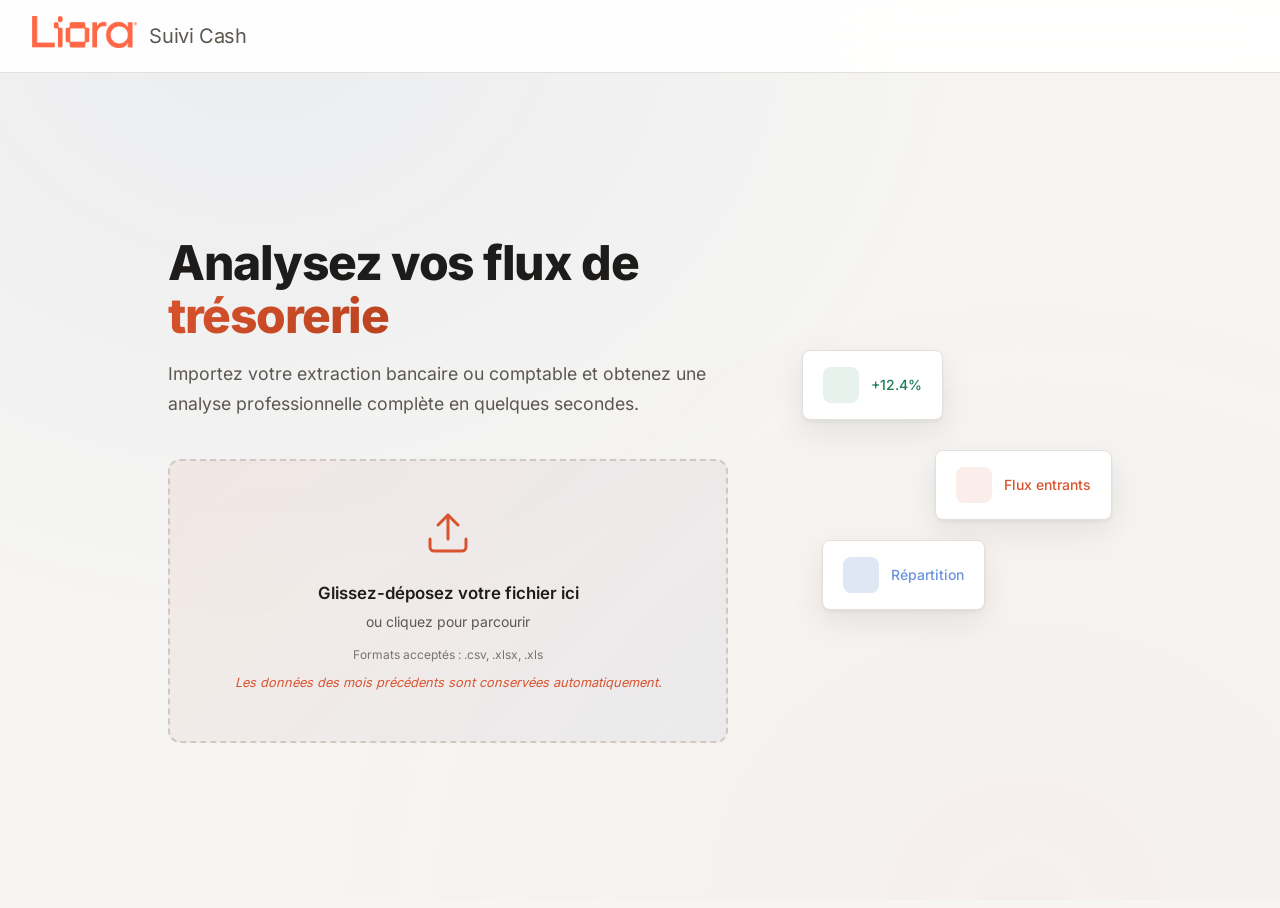
<file: index.html>
<!DOCTYPE html>
<html lang="fr">
<head>
    <meta charset="UTF-8">
    <meta name="viewport" content="width=device-width, initial-scale=1.0">
    <title>Suivi Cash Liora</title>
    <link rel="icon" type="image/png" href="Liora_Logo_Orange_alpha.png">
    <link rel="apple-touch-icon" href="Liora_Logo_Orange_alpha.png">
    <!-- Police Inter et librairies intégrées en local (fonctionnement 100% hors-ligne) -->
    <script src="vendor/chart.umd.min.js"></script>
    <script src="vendor/chartjs-chart-treemap.min.js"></script>
    <script src="vendor/papaparse.min.js"></script>
    <script src="vendor/xlsx.full.min.js"></script>
    <link rel="stylesheet" href="styles.css">
</head>
<body>
    <!-- Upload Screen -->
    <div id="upload-screen" class="screen active">
        <nav class="navbar">
            <div class="nav-brand">
                <div class="logo-icon">
                    <img src="Liora_Logo_Orange_alpha.png" alt="Liora" style="height: 32px;">
                </div>
                <span class="brand-name"><span class="brand-sub">Suivi Cash</span></span>
            </div>
        </nav>
        <div class="upload-hero">
            <div class="hero-content">
                <h1 class="hero-title">Analysez vos flux de <span class="gradient-text">trésorerie</span></h1>
                <p class="hero-subtitle">Importez votre extraction bancaire ou comptable et obtenez une analyse professionnelle complète en quelques secondes.</p>
                <div class="upload-zone" id="upload-zone">
                    <div class="upload-icon">
                        <svg width="48" height="48" viewBox="0 0 24 24" fill="none" stroke="currentColor" stroke-width="1.5" stroke-linecap="round" stroke-linejoin="round">
                            <path d="M21 15v4a2 2 0 0 1-2 2H5a2 2 0 0 1-2-2v-4"/>
                            <polyline points="17 8 12 3 7 8"/>
                            <line x1="12" y1="3" x2="12" y2="15"/>
                        </svg>
                    </div>
                    <p class="upload-text">Glissez-déposez votre fichier ici</p>
                    <p class="upload-hint">ou cliquez pour parcourir</p>
                    <p class="upload-formats">Formats acceptés : .csv, .xlsx, .xls</p>
                    <p class="upload-hint-persist">Les données des mois précédents sont conservées automatiquement.</p>
                    <input type="file" id="file-input" accept=".csv,.xlsx,.xls" hidden>
                </div>
                <div id="file-info" class="file-info hidden">
                    <div class="file-badge">
                        <svg width="20" height="20" viewBox="0 0 24 24" fill="none" stroke="currentColor" stroke-width="2"><path d="M14 2H6a2 2 0 0 0-2 2v16a2 2 0 0 0 2 2h12a2 2 0 0 0 2-2V8z"/><polyline points="14 2 14 8 20 8"/></svg>
                        <span id="file-name"></span>
                        <span id="file-size"></span>
                    </div>
                    <button class="btn btn-primary" id="analyze-btn">
                        <svg width="18" height="18" viewBox="0 0 24 24" fill="none" stroke="currentColor" stroke-width="2"><polyline points="22 12 18 12 15 21 9 3 6 12 2 12"/></svg>
                        Lancer l'analyse
                    </button>
                </div>
            </div>
            <div class="hero-visual">
                <div class="floating-card card-1">
                    <div class="mini-chart"></div>
                    <span>+12.4%</span>
                </div>
                <div class="floating-card card-2">
                    <div class="mini-bar"></div>
                    <span>Flux entrants</span>
                </div>
                <div class="floating-card card-3">
                    <div class="mini-pie"></div>
                    <span>Répartition</span>
                </div>
            </div>
        </div>
    </div>

    <!-- Loading Screen -->
    <div id="loading-screen" class="screen">
        <div class="loader-container">
            <div class="loader-ring"></div>
            <p class="loader-text">Analyse en cours...</p>
            <p class="loader-sub" id="loader-status">Lecture du fichier</p>
        </div>
    </div>

    <!-- Dashboard Screen -->
    <div id="dashboard-screen" class="screen">
        <nav class="navbar navbar-dash">
            <div class="nav-brand nav-brand-link" id="nav-logo-home" title="Retour au tableau de bord">
                <div class="logo-icon">
                    <img src="Liora_Logo_Orange_alpha.png" alt="Liora" style="height: 32px;">
                </div>
                <span class="brand-name"><span class="brand-sub">Suivi Cash</span></span>
            </div>
            <div class="nav-tabs">
                <button class="nav-tab active" data-tab="dashboard">Tableau de bord</button>
                <button class="nav-tab" data-tab="dataquality">Data Quality</button>
                <button class="nav-tab" data-tab="projection">Projection</button>
                <button class="nav-tab" data-tab="simulation">Simulation</button>
                <button class="nav-tab" data-tab="fichiers">Fichiers</button>
            </div>
            <div class="nav-actions">
                <button class="btn btn-ghost" id="btn-export-xlsx">
                    <svg width="16" height="16" viewBox="0 0 24 24" fill="none" stroke="currentColor" stroke-width="2"><path d="M14 2H6a2 2 0 0 0-2 2v16a2 2 0 0 0 2 2h12a2 2 0 0 0 2-2V8z"/><polyline points="14 2 14 8 20 8"/><line x1="8" y1="13" x2="16" y2="13"/><line x1="8" y1="17" x2="13" y2="17"/></svg>
                    Exporter Excel
                </button>
                <button class="btn btn-ghost" id="btn-export">
                    <svg width="16" height="16" viewBox="0 0 24 24" fill="none" stroke="currentColor" stroke-width="2"><path d="M21 15v4a2 2 0 0 1-2 2H5a2 2 0 0 1-2-2v-4"/><polyline points="7 10 12 15 17 10"/><line x1="12" y1="15" x2="12" y2="3"/></svg>
                    Exporter PDF
                </button>
            </div>
        </nav>

        <!-- TAB: Dashboard -->
        <div class="tab-content active" id="tab-dashboard">
        <div class="dashboard-content">
            <!-- Active cross-filter chips -->
            <div id="active-filters" class="active-filters hidden"></div>

            <!-- Date filter -->
            <div class="date-filter-bar">
                <div class="date-filter-label">
                    <svg width="16" height="16" viewBox="0 0 24 24" fill="none" stroke="currentColor" stroke-width="2"><rect x="3" y="4" width="18" height="18" rx="2" ry="2"/><line x1="16" y1="2" x2="16" y2="6"/><line x1="8" y1="2" x2="8" y2="6"/><line x1="3" y1="10" x2="21" y2="10"/></svg>
                    <span>Période :</span>
                </div>
                <div class="date-filter-months" id="date-filter-months"></div>
                <button class="btn btn-ghost btn-sm" id="date-select-all">Tout</button>
                <button class="btn btn-ghost btn-sm" id="date-select-none">Aucun</button>
                <span class="date-filter-separator"></span>
                <button class="btn btn-ghost btn-sm" id="btn-exclude-interco" title="Masquer les transactions Interco">Hors Interco</button>
            </div>

            <div class="section-header">
                <h2>Vue d'ensemble</h2>
                <div class="period-badge" id="period-badge"></div>
            </div>
            <div class="kpi-grid kpi-grid-grouped">
                <!-- Left: Encaissements -->
                <div class="kpi-group kpi-group-enc">
                    <div class="kpi-group-label">Encaissements</div>
                    <div class="kpi-card">
                        <div class="kpi-icon kpi-green">
                            <svg width="22" height="22" viewBox="0 0 24 24" fill="none" stroke="currentColor" stroke-width="2"><polyline points="23 6 13.5 15.5 8.5 10.5 1 18"/><polyline points="17 6 23 6 23 12"/></svg>
                        </div>
                        <div class="kpi-data">
                            <span class="kpi-label">Total</span>
                            <span class="kpi-value" id="kpi-inflows">—</span>
                        </div>
                    </div>
                    <div class="kpi-card">
                        <div class="kpi-icon kpi-green">
                            <svg width="22" height="22" viewBox="0 0 24 24" fill="none" stroke="currentColor" stroke-width="2"><path d="M4 15s1-1 4-1 5 2 8 2 4-1 4-1V3s-1 1-4 1-5-2-8-2-4 1-4 1z"/><line x1="4" y1="22" x2="4" y2="15"/></svg>
                        </div>
                        <div class="kpi-data">
                            <span class="kpi-label">Moyen / mois</span>
                            <span class="kpi-value" id="kpi-avg-inflows">—</span>
                        </div>
                    </div>
                    <div class="kpi-card">
                        <div class="kpi-icon kpi-volatility">
                            <svg width="22" height="22" viewBox="0 0 24 24" fill="none" stroke="currentColor" stroke-width="2"><polyline points="22 12 18 12 15 21 9 3 6 12 2 12"/></svg>
                        </div>
                        <div class="kpi-data">
                            <span class="kpi-label">Volatilité</span>
                            <span class="kpi-value" id="kpi-vol-inflows">—</span>
                        </div>
                    </div>
                </div>
                <!-- Center: Génériques -->
                <div class="kpi-group kpi-group-general">
                    <div class="kpi-group-label">Global</div>
                    <div class="kpi-card">
                        <div class="kpi-icon kpi-blue">
                            <svg width="22" height="22" viewBox="0 0 24 24" fill="none" stroke="currentColor" stroke-width="2"><line x1="12" y1="1" x2="12" y2="23"/><path d="M17 5H9.5a3.5 3.5 0 0 0 0 7h5a3.5 3.5 0 0 1 0 7H6"/></svg>
                        </div>
                        <div class="kpi-data">
                            <span class="kpi-label">Solde Net</span>
                            <span class="kpi-value" id="kpi-net">—</span>
                        </div>
                    </div>
                    <div class="kpi-card">
                        <div class="kpi-icon kpi-purple">
                            <svg width="22" height="22" viewBox="0 0 24 24" fill="none" stroke="currentColor" stroke-width="2"><rect x="3" y="3" width="18" height="18" rx="2" ry="2"/><line x1="3" y1="9" x2="21" y2="9"/><line x1="9" y1="21" x2="9" y2="9"/></svg>
                        </div>
                        <div class="kpi-data">
                            <span class="kpi-label">Transactions</span>
                            <span class="kpi-value" id="kpi-count">—</span>
                        </div>
                    </div>
                </div>
                <!-- Right: Décaissements -->
                <div class="kpi-group kpi-group-dec">
                    <div class="kpi-group-label">Décaissements</div>
                    <div class="kpi-card">
                        <div class="kpi-icon kpi-red">
                            <svg width="22" height="22" viewBox="0 0 24 24" fill="none" stroke="currentColor" stroke-width="2"><polyline points="23 18 13.5 8.5 8.5 13.5 1 6"/><polyline points="17 18 23 18 23 12"/></svg>
                        </div>
                        <div class="kpi-data">
                            <span class="kpi-label">Total</span>
                            <span class="kpi-value" id="kpi-outflows">—</span>
                        </div>
                    </div>
                    <div class="kpi-card">
                        <div class="kpi-icon kpi-red">
                            <svg width="22" height="22" viewBox="0 0 24 24" fill="none" stroke="currentColor" stroke-width="2"><path d="M4 15s1-1 4-1 5 2 8 2 4-1 4-1V3s-1 1-4 1-5-2-8-2-4 1-4 1z"/><line x1="4" y1="22" x2="4" y2="15"/></svg>
                        </div>
                        <div class="kpi-data">
                            <span class="kpi-label">Moyen / mois</span>
                            <span class="kpi-value" id="kpi-avg-outflows">—</span>
                        </div>
                    </div>
                    <div class="kpi-card">
                        <div class="kpi-icon kpi-volatility">
                            <svg width="22" height="22" viewBox="0 0 24 24" fill="none" stroke="currentColor" stroke-width="2"><polyline points="22 12 18 12 15 21 9 3 6 12 2 12"/></svg>
                        </div>
                        <div class="kpi-data">
                            <span class="kpi-label">Volatilité</span>
                            <span class="kpi-value" id="kpi-vol-outflows">—</span>
                        </div>
                    </div>
                </div>
            </div>

            <!-- Trésorerie & runway -->
            <div class="charts-grid">
                <div class="chart-card chart-wide runway-card">
                    <div class="chart-header">
                        <h3>Trésorerie & runway</h3>
                        <span class="fv-hint">Flux net moyen hors Interco · runway = combien de temps la trésorerie tient au rythme actuel</span>
                    </div>
                    <div class="runway-body" id="runway-body"></div>
                </div>
            </div>

            <!-- Charts Row 1 -->
            <div class="charts-grid">
                <div class="chart-card chart-wide">
                    <div class="chart-header">
                        <h3>Évolution des flux de trésorerie</h3>
                        <div class="chart-legend" id="flow-legend"></div>
                    </div>
                    <div class="chart-container">
                        <canvas id="chart-flow"></canvas>
                    </div>
                </div>
            </div>

            <!-- Charts Row 2: Cumulative -->
            <div class="charts-grid">
                <div class="chart-card chart-wide">
                    <div class="chart-header">
                        <h3>Solde cumulé</h3>
                    </div>
                    <div class="chart-container">
                        <canvas id="chart-cumulative"></canvas>
                    </div>
                </div>
            </div>

            <!-- Comparaison mensuelle -->
            <div class="charts-grid">
                <div class="chart-card chart-wide">
                    <div class="chart-header">
                        <h3>Comparaison mensuelle</h3>
                        <span class="fv-hint" id="month-compare-title">dernier mois vs précédent</span>
                    </div>
                    <div id="month-compare-body"></div>
                </div>
            </div>

            <!-- Charts Row 3: Categories by Enc / Dec -->
            <div class="charts-grid charts-2col">
                <div class="chart-card">
                    <div class="chart-header">
                        <h3>Encaissements par catégorie</h3>
                    </div>
                    <div class="chart-container">
                        <canvas id="chart-enc-categories"></canvas>
                    </div>
                </div>
                <div class="chart-card">
                    <div class="chart-header">
                        <h3>Décaissements par catégorie</h3>
                    </div>
                    <div class="chart-container">
                        <canvas id="chart-dec-categories"></canvas>
                    </div>
                </div>
            </div>

            <!-- Charts Row 3b: Type Financeur (enc only) -->
            <div class="charts-grid charts-2col">
                <div class="chart-card">
                    <div class="chart-header">
                        <h3>Encaissements par type de financeur</h3>
                    </div>
                    <div class="chart-container">
                        <canvas id="chart-financeur"></canvas>
                    </div>
                </div>
                <div class="chart-card chart-financeur-detail">
                    <div class="chart-header">
                        <h3>Répartition financeur par mois</h3>
                    </div>
                    <div class="chart-container">
                        <canvas id="chart-financeur-monthly"></canvas>
                    </div>
                </div>
            </div>

            <!-- Charts Row 3c: Mode de paiement (enc only) -->
            <div class="charts-grid">
                <div class="chart-card chart-wide">
                    <div class="chart-header">
                        <h3>Encaissements par mode de paiement</h3>
                    </div>
                    <div class="chart-container">
                        <canvas id="chart-paiement"></canvas>
                    </div>
                </div>
            </div>

            <!-- Décaissements fixes vs variables -->
            <div class="charts-grid">
                <div class="chart-card chart-wide">
                    <div class="chart-header">
                        <h3>Décaissements fixes vs variables</h3>
                        <span class="fv-hint">Fixes = charges récurrentes · Variables = dépendent de l'activité</span>
                    </div>
                    <div class="fixed-var-wrap" id="fixed-var-table"></div>
                </div>
            </div>

            <!-- Charts Row 4: Top categories + Teams -->
            <div class="charts-grid charts-2col">
                <div class="chart-card">
                    <div class="chart-header">
                        <h3>Volume par catégorie (Enc vs Déc)</h3>
                    </div>
                    <div class="chart-container" style="height: 400px;">
                        <canvas id="chart-top-vendors"></canvas>
                    </div>
                </div>
                <div class="chart-card">
                    <div class="chart-header">
                        <h3>Répartition par équipe</h3>
                    </div>
                    <div class="chart-container">
                        <canvas id="chart-teams"></canvas>
                    </div>
                </div>
            </div>

            <!-- Detailed Table -->
            <div class="section-header" style="margin-top: 2rem;">
                <h2>Détail des transactions</h2>
                <div class="table-controls">
                    <div class="search-box">
                        <svg width="16" height="16" viewBox="0 0 24 24" fill="none" stroke="currentColor" stroke-width="2"><circle cx="11" cy="11" r="8"/><line x1="21" y1="21" x2="16.65" y2="16.65"/></svg>
                        <input type="text" id="search-input" placeholder="Rechercher...">
                    </div>
                    <select id="filter-categorie" class="select-filter">
                        <option value="">Toutes les catégories</option>
                    </select>
                    <select id="filter-type" class="select-filter">
                        <option value="">Tous les types</option>
                    </select>
                    <select id="filter-team" class="select-filter">
                        <option value="">Toutes les équipes</option>
                    </select>
                </div>
            </div>
            <div class="table-wrapper">
                <table class="data-table" id="data-table">
                    <thead>
                        <tr>
                            <th>Date</th>
                            <th>Libellé</th>
                            <th>Tiers</th>
                            <th class="text-right">Montant</th>
                            <th>Catégorie</th>
                            <th>Sens</th>
                            <th>Équipe</th>
                            <th>Titulaire</th>
                        </tr>
                    </thead>
                    <tbody id="table-body"></tbody>
                </table>
            </div>
            <div class="table-pagination" id="pagination"></div>

            <!-- Summary Section -->
            <div class="section-header" style="margin-top: 2rem;">
                <h2>Synthèse analytique</h2>
            </div>
            <div class="summary-grid">
                <div class="summary-card">
                    <h4>Principaux postes de dépenses</h4>
                    <div id="summary-expenses"></div>
                </div>
                <div class="summary-card">
                    <h4>Principaux postes de recettes</h4>
                    <div id="summary-income"></div>
                </div>
                <div class="summary-card">
                    <h4>Alertes & Observations</h4>
                    <div id="summary-alerts"></div>
                </div>
            </div>

            <!-- Anomalies & doublons -->
            <div class="section-header" style="margin-top: 2rem;">
                <h2>Anomalies & doublons à vérifier</h2>
            </div>
            <div class="anomalies-wrap" id="anomalies-body"></div>
        </div>
        </div><!-- /tab-dashboard -->

        <!-- TAB: Data Quality -->
        <div class="tab-content" id="tab-dataquality">
        <div class="dashboard-content">
            <div class="dq-header">
                <h2>Data Quality — Transactions à reclasser</h2>
                <p class="dq-subtitle">Reclassez les décaissements « DIVERS » et les encaissements « Autres revenus » pour améliorer la qualité de votre analyse.</p>
                <div class="dq-filter-bar">
                    <label>Filtrer par mois :</label>
                    <div class="date-filter-months" id="dq-filter-months"></div>
                    <button class="btn btn-ghost btn-sm" id="dq-select-all">Tout</button>
                    <button class="btn btn-ghost btn-sm" id="dq-select-none">Aucun</button>
                </div>
            </div>

            <!-- Décaissements DIVERS -->
            <div class="dq-section dq-collapsible" data-dq-group="dec">
                <div class="dq-section-header dq-section-toggle">
                    <div class="dq-section-title-row">
                        <span class="dq-chevron"><svg width="12" height="12" viewBox="0 0 24 24" fill="none" stroke="currentColor" stroke-width="2"><polyline points="6 9 12 15 18 9"/></svg></span>
                        <h3>Décaissements — DIVERS <span class="dq-count" id="dq-count-divers">0</span></h3>
                    </div>
                    <div class="dq-section-actions">
                        <button class="dq-btn-suggest-all" id="dq-suggest-divers" disabled>Suggérer tout (IA)</button>
                        <button class="dq-btn-bulk" id="dq-bulk-divers" disabled>Appliquer tout</button>
                    </div>
                </div>
                <div class="dq-section-body">
                    <div class="table-wrapper">
                        <table class="data-table dq-table">
                            <thead>
                                <tr>
                                    <th class="dq-th-check"><input type="checkbox" class="dq-check-all" title="Tout sélectionner sur la page"></th>
                                    <th>Date</th>
                                    <th class="dq-th-libelle">Libellé</th>
                                    <th class="text-right">Montant</th>
                                    <th>Suggestion IA</th>
                                    <th>Catégorie</th>
                                </tr>
                            </thead>
                            <tbody id="dq-body-divers"></tbody>
                        </table>
                    </div>
                </div>
            </div>

            <!-- Encaissements Autres revenus -->
            <div class="dq-section dq-collapsible" data-dq-group="enc">
                <div class="dq-section-header dq-section-toggle">
                    <div class="dq-section-title-row">
                        <span class="dq-chevron"><svg width="12" height="12" viewBox="0 0 24 24" fill="none" stroke="currentColor" stroke-width="2"><polyline points="6 9 12 15 18 9"/></svg></span>
                        <h3>Encaissements — Autres revenus <span class="dq-count" id="dq-count-autres">0</span></h3>
                    </div>
                    <div class="dq-section-actions">
                        <button class="dq-btn-b2b" id="dq-b2b-autres" title="Classe les encaissements inconnus via l'annuaire officiel (recherche-entreprises.api.gouv.fr) : société immatriculée → B2B ; aucune entité trouvée → financement personnel">Analyser via l'annuaire officiel</button>
                        <button class="dq-btn-suggest-all" id="dq-suggest-autres" disabled>Suggérer tout (IA)</button>
                        <button class="dq-btn-bulk" id="dq-bulk-autres" disabled>Appliquer tout</button>
                    </div>
                </div>
                <div class="dq-section-body">
                    <div class="table-wrapper">
                        <table class="data-table dq-table">
                            <thead>
                                <tr>
                                    <th class="dq-th-check"><input type="checkbox" class="dq-check-all" title="Tout sélectionner sur la page"></th>
                                    <th>Date</th>
                                    <th class="dq-th-libelle">Libellé</th>
                                    <th class="text-right">Montant</th>
                                    <th>Suggestion IA</th>
                                    <th>Catégorie</th>
                                </tr>
                            </thead>
                            <tbody id="dq-body-autres"></tbody>
                        </table>
                    </div>
                </div>
            </div>
            <!-- Learned rules section -->
            <div class="dq-section">
                <div class="dq-section-header">
                    <h3>Règles apprises <span class="dq-count" id="dq-count-rules">0</span></h3>
                    <div class="dq-section-actions">
                        <button class="btn btn-ghost btn-sm" id="ft-validate-all" style="display:none">
                            <svg width="14" height="14" viewBox="0 0 24 24" fill="none" stroke="currentColor" stroke-width="2"><polyline points="20 6 9 17 4 12"/></svg>
                            Tout valider
                        </button>
                        <button class="btn btn-ghost btn-danger btn-sm" id="ft-clear-learned" style="display:none">
                            <svg width="14" height="14" viewBox="0 0 24 24" fill="none" stroke="currentColor" stroke-width="2"><polyline points="3 6 5 6 21 6"/><path d="M19 6v14a2 2 0 0 1-2 2H7a2 2 0 0 1-2-2V6m3 0V4a2 2 0 0 1 2-2h4a2 2 0 0 1 2 2v2"/></svg>
                            Tout supprimer
                        </button>
                    </div>
                </div>
                <p class="ft-subtitle">Catégories mémorisées à partir de vos reclassements manuels. Modifiez le mot-clé pour affiner la reconnaissance.</p>
                <div class="rule-add-form">
                    <input type="text" id="rule-add-keyword" placeholder="Mot-clé (ex. NETFLIX)">
                    <select id="rule-add-sens">
                        <option value="Décaissement">Décaissement</option>
                        <option value="Encaissement">Encaissement</option>
                    </select>
                    <select id="rule-add-cat"></select>
                    <button class="btn btn-primary btn-sm" id="rule-add-btn">Ajouter la règle</button>
                </div>
                <div id="ft-learned-rules" class="ft-learned-list">
                    <p class="ft-empty">Aucune règle apprise.</p>
                </div>
            </div>
        </div>
        </div><!-- /tab-dataquality -->

        <!-- TAB: Projection -->
        <div class="tab-content" id="tab-projection">
        <div class="dashboard-content">
            <div class="sim-panel">
                <div class="sim-panel-header">
                    <h2>Projection de trésorerie (3 mois)</h2>
                    <p class="sim-subtitle">Projections basées sur vos données historiques importées.</p>
                </div>

                <div class="sim-toggle-bar">
                    <button class="sim-model-btn active" data-model="seasonal">Modèle saisonnier</button>
                    <button class="sim-model-btn" data-model="wma">Moyennes mobiles pondérées</button>
                </div>

                <!-- Model explanation -->
                <div class="sim-model-explain" id="sim-model-explain"></div>

                <!-- KPI résumé projection -->
                <div class="sim-kpi-row" id="sim-proj-kpis">
                    <div class="sim-kpi">
                        <span class="sim-kpi-label">Encaissements projetés</span>
                        <span class="sim-kpi-value" id="sim-proj-enc">—</span>
                    </div>
                    <div class="sim-kpi">
                        <span class="sim-kpi-label">Décaissements projetés</span>
                        <span class="sim-kpi-value" id="sim-proj-dec">—</span>
                    </div>
                    <div class="sim-kpi">
                        <span class="sim-kpi-label">Solde net projeté</span>
                        <span class="sim-kpi-value" id="sim-proj-net">—</span>
                    </div>
                </div>

                <!-- Chart projection -->
                <div class="chart-card sim-chart-card">
                    <canvas id="chart-sim-projection" height="280"></canvas>
                </div>

                <!-- Table détail projection -->
                <div class="table-wrapper sim-table-wrapper">
                    <table class="data-table sim-detail-table" id="sim-proj-table">
                        <thead id="sim-proj-thead"></thead>
                        <tbody id="sim-proj-tbody"></tbody>
                    </table>
                </div>
            </div>
        </div>
        </div><!-- /tab-projection -->

        <!-- TAB: Simulation -->
        <div class="tab-content" id="tab-simulation">
        <div class="dashboard-content">
            <div class="sim-panel">
                <div class="sim-panel-header">
                    <h2>Simulation de trésorerie</h2>
                    <p class="sim-subtitle">Ajustez les paramètres pour simuler différents scénarios sur 3 mois. Les valeurs sont pré-remplies à partir de vos moyennes historiques.</p>
                </div>

                <!-- Solde initial -->
                <div class="sim-form-section">
                    <h3>Solde initial de trésorerie</h3>
                    <div class="sim-form-row">
                        <label for="sim-solde-initial">Solde actuel (€) :</label>
                        <input type="number" id="sim-solde-initial" class="sim-input" value="0" step="100" />
                    </div>
                </div>

                <!-- Encaissements par catégorie -->
                <div class="sim-form-section">
                    <h3>Encaissements mensuels par catégorie</h3>
                    <div class="sim-cat-grid" id="sim-enc-inputs">
                        <!-- Generated by JS -->
                    </div>
                </div>

                <!-- Décaissements fixes mensuels -->
                <div class="sim-form-section">
                    <h3>Décaissements fixes mensuels</h3>
                    <div class="sim-cat-grid" id="sim-dec-inputs">
                        <!-- Generated by JS -->
                    </div>
                </div>

                <!-- Bouton simulation -->
                <div class="sim-form-actions">
                    <button class="sim-btn-run" id="sim-btn-run">Lancer la simulation</button>
                    <button class="sim-btn-reset" id="sim-btn-reset">Réinitialiser</button>
                </div>

                <!-- KPI résumé simulation -->
                <div class="sim-kpi-row" id="sim-manual-kpis" style="display:none">
                    <div class="sim-kpi">
                        <span class="sim-kpi-label">Total encaissements (3 mois)</span>
                        <span class="sim-kpi-value" id="sim-man-enc">—</span>
                    </div>
                    <div class="sim-kpi">
                        <span class="sim-kpi-label">Total décaissements (3 mois)</span>
                        <span class="sim-kpi-value" id="sim-man-dec">—</span>
                    </div>
                    <div class="sim-kpi">
                        <span class="sim-kpi-label">Solde final projeté</span>
                        <span class="sim-kpi-value" id="sim-man-solde">—</span>
                    </div>
                </div>

                <!-- Chart simulation -->
                <div class="chart-card sim-chart-card" id="sim-manual-chart-wrap" style="display:none">
                    <canvas id="chart-sim-manual" height="280"></canvas>
                </div>

                <!-- Table détail simulation -->
                <div class="table-wrapper sim-table-wrapper" id="sim-manual-table-wrap" style="display:none">
                    <table class="data-table sim-detail-table" id="sim-manual-table">
                        <thead id="sim-manual-thead"></thead>
                        <tbody id="sim-manual-tbody"></tbody>
                    </table>
                </div>
            </div>
        </div>
        </div><!-- /tab-simulation -->

        <!-- TAB: Fichiers -->
        <div class="tab-content" id="tab-fichiers">
        <div class="dashboard-content">
            <div class="ft-header">
                <h2>Gestion des fichiers & paramètres</h2>
                <p class="ft-subtitle">Importez vos données, gérez l'historique des fichiers et configurez votre clé API.</p>
            </div>

            <!-- Import section -->
            <div class="ft-section">
                <h3>Importer un fichier</h3>
                <div class="ft-upload-zone" id="ft-upload-zone">
                    <div class="ft-upload-icon">
                        <svg width="36" height="36" viewBox="0 0 24 24" fill="none" stroke="currentColor" stroke-width="1.5"><path d="M21 15v4a2 2 0 0 1-2 2H5a2 2 0 0 1-2-2v-4"/><polyline points="17 8 12 3 7 8"/><line x1="12" y1="3" x2="12" y2="15"/></svg>
                    </div>
                    <p class="ft-upload-text">Glissez-déposez ou cliquez pour importer</p>
                    <p class="ft-upload-formats">Formats : .csv, .xlsx, .xls</p>
                    <input type="file" id="ft-file-input" accept=".csv,.xlsx,.xls" hidden>
                </div>
                <div id="ft-file-info" class="file-info hidden" style="margin-top:1rem">
                    <div class="file-badge">
                        <svg width="20" height="20" viewBox="0 0 24 24" fill="none" stroke="currentColor" stroke-width="2"><path d="M14 2H6a2 2 0 0 0-2 2v16a2 2 0 0 0 2 2h12a2 2 0 0 0 2-2V8z"/><polyline points="14 2 14 8 20 8"/></svg>
                        <span id="ft-file-name"></span>
                        <span id="ft-file-size"></span>
                    </div>
                    <button class="btn btn-primary" id="ft-analyze-btn">
                        <svg width="18" height="18" viewBox="0 0 24 24" fill="none" stroke="currentColor" stroke-width="2"><polyline points="22 12 18 12 15 21 9 3 6 12 2 12"/></svg>
                        Lancer l'analyse
                    </button>
                </div>
            </div>

            <!-- File history section -->
            <div class="ft-section">
                <div class="ft-section-header">
                    <h3>Fichiers importés</h3>
                    <button class="btn btn-ghost btn-danger btn-sm" id="ft-clear-all">
                        <svg width="14" height="14" viewBox="0 0 24 24" fill="none" stroke="currentColor" stroke-width="2"><polyline points="3 6 5 6 21 6"/><path d="M19 6v14a2 2 0 0 1-2 2H7a2 2 0 0 1-2-2V6m3 0V4a2 2 0 0 1 2-2h4a2 2 0 0 1 2 2v2"/></svg>
                        Tout effacer
                    </button>
                </div>
                <div id="ft-file-history" class="ft-file-list">
                    <p class="ft-empty">Aucun fichier importé.</p>
                </div>
            </div>

            <!-- Storage status section -->
            <div class="ft-section">
                <div class="ft-section-header">
                    <h3>Stockage des données</h3>
                    <button class="ft-manual-save-btn" id="ft-manual-save">Sauvegarder maintenant</button>
                </div>
                <div class="storage-status" id="storage-status">
                    <span class="storage-status-dot" id="storage-status-dot"></span>
                    <span id="storage-status-text">Vérification...</span>
                </div>
                <p class="ft-subtitle" style="margin-top:1rem">Sauvegarde de sécurité : exporte toutes tes données et règles dans un fichier, à conserver hors du navigateur. Restaure-le sur un autre poste ou en cas de perte.</p>
                <div class="ft-backup-actions">
                    <button class="btn btn-ghost" id="ft-backup-export">
                        <svg width="16" height="16" viewBox="0 0 24 24" fill="none" stroke="currentColor" stroke-width="2"><path d="M21 15v4a2 2 0 0 1-2 2H5a2 2 0 0 1-2-2v-4"/><polyline points="7 10 12 15 17 10"/><line x1="12" y1="15" x2="12" y2="3"/></svg>
                        Exporter une sauvegarde
                    </button>
                    <button class="btn btn-ghost" id="ft-backup-import-btn">
                        <svg width="16" height="16" viewBox="0 0 24 24" fill="none" stroke="currentColor" stroke-width="2"><path d="M21 15v4a2 2 0 0 1-2 2H5a2 2 0 0 1-2-2v-4"/><polyline points="17 8 12 3 7 8"/><line x1="12" y1="3" x2="12" y2="15"/></svg>
                        Restaurer une sauvegarde
                    </button>
                    <input type="file" id="ft-backup-import" accept="application/json,.json" hidden>
                </div>
            </div>

            <!-- Options section -->
            <div class="ft-section">
                <h3>Options</h3>
                <label class="ft-option-row">
                    <input type="checkbox" id="opt-auto-b2b">
                    <span>Reconnaître automatiquement les <strong>B2B</strong> à l'import, via l'annuaire officiel. Les <em>financements personnels</em> (déduits par élimination) restent en détection manuelle, pour que tu gardes un œil dessus.</span>
                </label>
            </div>

            <!-- Assignment rules recap section -->
            <div class="ft-section">
                <div class="ft-section-header">
                    <h3>Règles d'affectation</h3>
                </div>
                <p class="ft-subtitle">Récapitulatif de toutes les règles de catégorisation : règles intégrées (mots-clés) et règles apprises via Data Quality.</p>
                <div class="ft-rules-tabs">
                    <button class="ft-rules-tab active" data-rules-tab="learned">Règles apprises <span class="ft-rules-tab-count" id="ft-recap-learned-count">0</span></button>
                    <button class="ft-rules-tab" data-rules-tab="builtin">Règles intégrées</button>
                </div>
                <div id="ft-rules-recap-learned" class="ft-rules-recap-panel active">
                    <div id="ft-recap-learned-list" class="ft-learned-list"></div>
                </div>
                <div id="ft-rules-recap-builtin" class="ft-rules-recap-panel" style="display:none">
                    <div id="ft-recap-builtin-list"></div>
                </div>
            </div>

            <!-- API Key section -->
            <div class="ft-section">
                <h3>Clé API Claude (IA)</h3>
                <p class="ft-subtitle">Utilisée pour les suggestions de catégorisation automatique dans l'onglet Data Quality.</p>
                <div class="ft-api-row">
                    <input type="password" id="dq-api-key" class="ft-api-input" placeholder="sk-ant-..." autocomplete="off" />
                    <span class="dq-api-status" id="dq-api-status"></span>
                </div>
            </div>

        </div>
        </div><!-- /tab-fichiers -->

    </div>

    <script src="app.js"></script>
</body>
</html>
</file>
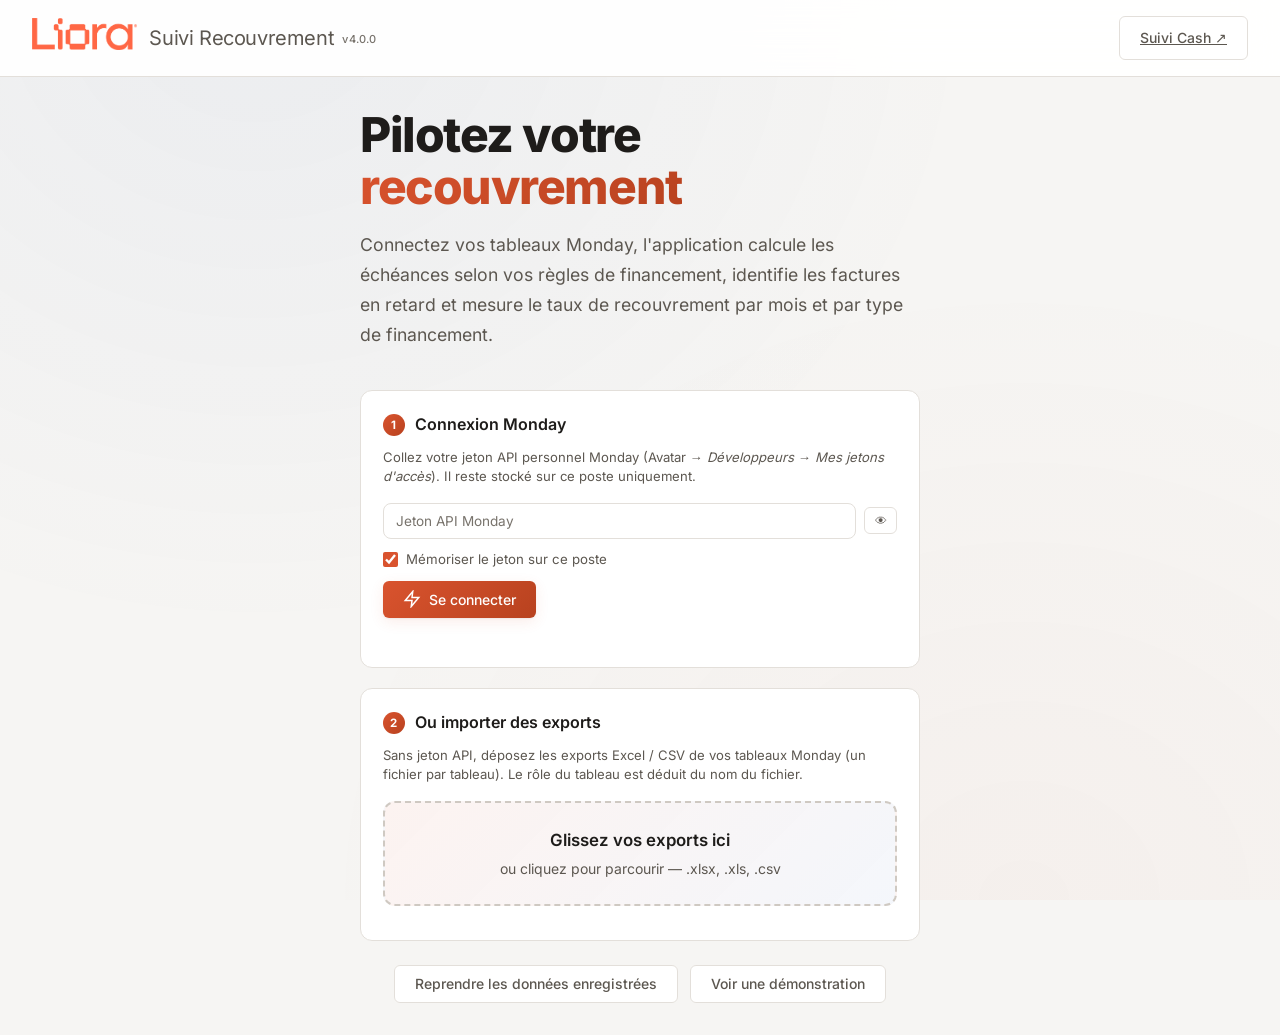
<file: recouvrement/index.html>
<!DOCTYPE html>
<html lang="fr">
<head>
    <meta charset="UTF-8">
    <meta name="viewport" content="width=device-width, initial-scale=1.0">
    <!-- index.html porte le numéro de version de tous les autres fichiers.
         S'il est lui-même servi depuis le cache, il redemande app.js dans son
         ancienne version et l'application reste périmée sans le dire. -->
    <meta http-equiv="Cache-Control" content="no-store, must-revalidate">
    <meta http-equiv="Pragma" content="no-cache">
    <title>Suivi Recouvrement Liora</title>
    <link rel="icon" href="icones/favicon.ico" sizes="any">
    <link rel="icon" type="image/png" href="icones/liora-192.png">
    <link rel="apple-touch-icon" href="icones/liora-192.png">
    <!-- Permet l'installation en application de bureau (Edge / Chrome) -->
    <link rel="manifest" href="manifest.json">
    <meta name="theme-color" content="#0b0e1a">
    <meta name="application-name" content="Suivi Recouvrement">
    <!-- Librairies intégrées en local (fonctionnement hors-ligne hormis l'API Monday) -->
    <script src="../vendor/chart.umd.min.js?v=4.0.0"></script>
    <script src="../vendor/chartjs-chart-treemap.min.js?v=4.0.0"></script>
    <script src="../vendor/papaparse.min.js?v=4.0.0"></script>
    <script src="../vendor/xlsx.full.min.js?v=4.0.0"></script>
    <link rel="stylesheet" href="../styles.css?v=4.0.0">
    <link rel="stylesheet" href="styles.css?v=4.0.0">
</head>
<body>

<!-- ══════════════════════════════════════════════
     Écran d'accueil / connexion
     ══════════════════════════════════════════════ -->
<div id="welcome-screen" class="screen active">
    <nav class="navbar">
        <div class="nav-brand">
            <div class="logo-icon"><img src="../Liora_Logo_Orange_alpha.png" alt="Liora" style="height: 32px;"></div>
            <span class="brand-name"><span class="brand-sub">Suivi Recouvrement</span><span class="brand-version" id="brand-version"></span></span>
        </div>
        <div class="nav-actions">
            <a class="btn btn-ghost" href="../index.html" title="Ouvrir l'application Suivi Cash">Suivi Cash ↗</a>
        </div>
    </nav>

    <div class="upload-hero">
        <div class="hero-content">
            <h1 class="hero-title">Pilotez votre <span class="gradient-text">recouvrement</span></h1>
            <p class="hero-subtitle">
                Connectez vos tableaux Monday, l'application calcule les échéances selon vos règles de
                financement, identifie les factures en retard et mesure le taux de recouvrement par mois
                et par type de financement.
            </p>

            <div class="connect-grid">
                <!-- Connexion Monday -->
                <div class="connect-card">
                    <div class="connect-head">
                        <span class="connect-badge">1</span>
                        <h3>Connexion Monday</h3>
                    </div>
                    <p class="connect-desc">
                        Collez votre jeton API personnel Monday (Avatar → <em>Développeurs</em> →
                        <em>Mes jetons d'accès</em>). Il reste stocké sur ce poste uniquement.
                    </p>
                    <div class="field-row">
                        <input type="password" id="monday-token" class="input" placeholder="Jeton API Monday" autocomplete="off">
                        <button class="btn btn-ghost btn-sm" id="btn-token-visible" title="Afficher / masquer">👁</button>
                    </div>
                    <div class="field-row">
                        <label class="check"><input type="checkbox" id="monday-remember" checked> Mémoriser le jeton sur ce poste</label>
                    </div>
                    <button class="btn btn-primary" id="btn-monday-connect">
                        <svg width="18" height="18" viewBox="0 0 24 24" fill="none" stroke="currentColor" stroke-width="2"><path d="M13 2L3 14h9l-1 8 10-12h-9l1-8z"/></svg>
                        Se connecter
                    </button>
                    <div id="monday-status" class="connect-status"></div>
                </div>

                <!-- Import de fichiers -->
                <div class="connect-card">
                    <div class="connect-head">
                        <span class="connect-badge">2</span>
                        <h3>Ou importer des exports</h3>
                    </div>
                    <p class="connect-desc">
                        Sans jeton API, déposez les exports Excel / CSV de vos tableaux Monday
                        (un fichier par tableau). Le rôle du tableau est déduit du nom du fichier.
                    </p>
                    <div class="upload-zone upload-zone-sm" id="welcome-drop">
                        <p class="upload-text">Glissez vos exports ici</p>
                        <p class="upload-hint">ou cliquez pour parcourir — .xlsx, .xls, .csv</p>
                        <input type="file" id="welcome-file-input" accept=".csv,.xlsx,.xls" multiple hidden>
                    </div>
                    <div id="welcome-files" class="welcome-files"></div>
                </div>
            </div>

            <div class="welcome-actions">
                <button class="btn btn-ghost" id="btn-open-saved" hidden>Reprendre les données enregistrées</button>
                <button class="btn btn-ghost" id="btn-demo">Voir une démonstration</button>
            </div>
        </div>
    </div>
</div>

<!-- ══════════════════════════════════════════════
     Écran de chargement
     ══════════════════════════════════════════════ -->
<div id="loading-screen" class="screen">
    <div class="loader-container">
        <div class="loader-ring"></div>
        <p class="loader-text">Récupération des données…</p>
        <p class="loader-sub" id="loader-status">Connexion à Monday</p>
        <div class="loader-log" id="loader-log"></div>
    </div>
</div>

<!-- ══════════════════════════════════════════════
     Application
     ══════════════════════════════════════════════ -->
<div id="app-screen" class="screen">
    <nav class="navbar navbar-dash">
        <div class="nav-brand nav-brand-link" id="nav-logo-home" title="Retour au tableau de bord">
            <div class="logo-icon"><img src="../Liora_Logo_Orange_alpha.png" alt="Liora" style="height: 32px;"></div>
            <span class="brand-name"><span class="brand-sub">Suivi Recouvrement</span><span class="brand-version" id="brand-version"></span></span>
        </div>
        <div class="nav-tabs">
            <button class="nav-tab active" data-tab="dashboard">Tableau de bord</button>
            <button class="nav-tab" data-tab="pilotage">Pilotage</button>
            <button class="nav-tab" data-tab="operationnel">Opérationnel</button>
            <button class="nav-tab" data-tab="aging">Balance âgée</button>
            <button class="nav-tab" data-tab="financements">Financements</button>
            <button class="nav-tab" data-tab="factures">Factures</button>
            <button class="nav-tab" data-tab="prelevements">Prélèvement GoCardless</button>
            <button class="nav-tab" data-tab="sellsy">Contrôle Sellsy</button>
            <button class="nav-tab" data-tab="quality">Data Quality</button>
            <button class="nav-tab" data-tab="donnees">Données</button>
        </div>
        <div class="nav-actions">
            <span class="maj-indic" id="indicateur-actualisation"></span>
            <button class="btn btn-ghost" id="btn-aide" title="Afficher les explications sur chaque indicateur">
                <svg width="16" height="16" viewBox="0 0 24 24" fill="none" stroke="currentColor" stroke-width="2"><circle cx="12" cy="12" r="10"/><path d="M9.09 9a3 3 0 0 1 5.83 1c0 2-3 3-3 3"/><line x1="12" y1="17" x2="12.01" y2="17"/></svg>
                Aide
            </button>
            <button class="btn btn-ghost" id="btn-refresh" title="Recharger depuis Monday">
                <svg width="16" height="16" viewBox="0 0 24 24" fill="none" stroke="currentColor" stroke-width="2"><polyline points="23 4 23 10 17 10"/><polyline points="1 20 1 14 7 14"/><path d="M3.51 9a9 9 0 0 1 14.85-3.36L23 10M1 14l4.64 4.36A9 9 0 0 0 20.49 15"/></svg>
                Actualiser
            </button>
            <button class="btn btn-ghost" id="btn-export-xlsx">
                <svg width="16" height="16" viewBox="0 0 24 24" fill="none" stroke="currentColor" stroke-width="2"><path d="M14 2H6a2 2 0 0 0-2 2v16a2 2 0 0 0 2 2h12a2 2 0 0 0 2-2V8z"/><polyline points="14 2 14 8 20 8"/><line x1="8" y1="13" x2="16" y2="13"/><line x1="8" y1="17" x2="13" y2="17"/></svg>
                Exporter Excel
            </button>
            <button class="btn btn-ghost" id="btn-export-pdf">
                <svg width="16" height="16" viewBox="0 0 24 24" fill="none" stroke="currentColor" stroke-width="2"><path d="M21 15v4a2 2 0 0 1-2 2H5a2 2 0 0 1-2-2v-4"/><polyline points="7 10 12 15 17 10"/><line x1="12" y1="15" x2="12" y2="3"/></svg>
                Exporter PDF
            </button>
        </div>
    </nav>

    <!-- ── Barre de filtres commune à tous les onglets ── -->
    <div class="filters-wrap" id="filters-wrap">
        <div class="filter-bar">
            <!-- LA PÉRIODE EST UN FILTRE COMME LES AUTRES.
                 Elle occupait une rangée entière à elle seule — une étiquette,
                 un résumé, quatre boutons et soixante-dix pastilles de mois
                 dépliées sous la barre. Elle tient maintenant dans un déroulé,
                 et son bouton porte déjà l'intervalle retenu. -->
            <div class="filter-block" id="filter-block-periode">
                <span class="filter-label">Période</span>
                <span class="aide-ligne">Les mois retenus. Aucun choix : tous comptent.</span>
                <div class="dd" id="dd-periode">
                    <button class="btn btn-ghost btn-sm dd-btn" type="button" aria-haspopup="listbox" aria-expanded="false">
                        <span class="dd-resume" id="periode-resume">tous les mois</span><span class="dd-fleche" aria-hidden="true">▾</span>
                    </button>
                    <div class="dd-panneau dd-panneau-mois" hidden>
                        <div class="dd-actions">
                            <button class="btn btn-ghost btn-sm" type="button" data-action="tous">Tout</button>
                            <button class="btn btn-ghost btn-sm" type="button" data-action="courant">Mois en cours</button>
                            <button class="btn btn-ghost btn-sm" type="button" data-action="precedent">Mois précédent</button>
                            <button class="btn btn-ghost btn-sm" type="button" data-action="douze">12 derniers mois</button>
                            <button class="btn btn-ghost btn-sm" type="button" data-action="aucun">Aucun</button>
                        </div>
                        <div class="date-filter-months" id="date-filter-months"></div>
                    </div>
                </div>
            </div>

            <div class="filter-block">
                <span class="filter-label">Mois basé sur</span>
                <span class="aide-ligne">Sur quelle date les mois sont découpés. En recouvrement, l'échéance est la bonne.</span>
                <div class="seg" id="seg-base-mois" hidden>
                    <button class="seg-btn active" data-base="echeance">Échéance</button>
                    <button class="seg-btn" data-base="facture">Facture</button>
                    <button class="seg-btn" data-base="paiement">Paiement</button>
                </div>
                <div class="dd dd-unique" id="dd-base-mois">
                    <button class="btn btn-ghost btn-sm dd-btn" type="button" aria-haspopup="listbox" aria-expanded="false">
                        <span class="dd-resume">—</span><span class="dd-fleche" aria-hidden="true">▾</span>
                    </button>
                    <div class="dd-panneau" role="listbox" hidden></div>
                </div>
            </div>

            <!-- « Enlever le filtre périmètre pour l'instant » : l'attribut se
                 retire en un mot, et tout ce qui en dépend — dont les quatre
                 cartes de qualification B2C — revient avec lui. -->
            <div class="filter-block" id="filter-block-perimetre" hidden>
                <span class="filter-label">Périmètre</span>
                <span class="aide-ligne">Corporate = vos clients entreprises. B2C = les apprenants en direct.</span>
                <div class="seg" id="seg-perimetre">
                    <button class="seg-btn active" data-perimetre="Tous">Tous</button>
                    <button class="seg-btn" data-perimetre="Corporate">Corporate</button>
                    <button class="seg-btn" data-perimetre="B2C">B2C</button>
                </div>
            </div>


            <div class="filter-block" id="filter-block-avoirs">
                <span class="filter-label">Factures annulées par avoir</span>
                <span class="aide-ligne" id="aide-avoirs">Soldées au grand livre par un avoir, non par un règlement :
                    la créance a été annulée, rien n'est rentré. Exclues, les taux disent ce que le recouvrement a
                    réellement encaissé. Incluses, le portefeuille se lit tel qu'il a été facturé — utile pour
                    rapprocher un chiffre d'affaires, trompeur pour juger le recouvrement.</span>
                <div class="seg" id="seg-avoirs" hidden>
                    <button class="seg-btn" data-avoirs="inclure">Incluses</button>
                    <button class="seg-btn active" data-avoirs="exclure">Exclues</button>
                </div>
                <div class="dd dd-unique" id="dd-avoirs">
                    <button class="btn btn-ghost btn-sm dd-btn" type="button" aria-haspopup="listbox" aria-expanded="false">
                        <span class="dd-resume">—</span><span class="dd-fleche" aria-hidden="true">▾</span>
                    </button>
                    <div class="dd-panneau" role="listbox" hidden></div>
                </div>
            </div>

            <div class="filter-block" id="filter-block-sellsy-manquantes" hidden>
                <span class="filter-label">Factures Sellsy — manquantes sur Monday</span>
                <span class="aide-ligne" id="aide-sellsy-manquantes">L'import Monday a commencé en cours de route :
                    des factures déjà réglées n'y ont jamais été reprises. Les inclure les fait entrer dans le
                    portefeuille — total facturé, encaissé, délais — à partir de ce que dit Sellsy. Leur échéance
                    est calculée par vos règles quand les dates le permettent, reprise du grand livre à défaut, et
                    laissée « à qualifier » sinon : aucune date n'est inventée.</span>
                <div class="seg" id="seg-sellsy-manquantes">
                    <button class="seg-btn" data-sellsym="inclure">Incluses</button>
                    <button class="seg-btn active" data-sellsym="exclure">Exclues</button>
                </div>
            </div>

            <div class="filter-block" id="filter-block-financement">
                <span class="filter-label">Financement</span>
                <span class="aide-ligne">Restreint l'ensemble de l'application à un ou plusieurs dispositifs. Aucun sélectionné : tous comptent.</span>
                <div class="dd" id="dd-financements">
                    <button class="btn btn-ghost btn-sm dd-btn" type="button" aria-haspopup="listbox" aria-expanded="false">
                        <span class="dd-resume">Tous les dispositifs</span><span class="dd-fleche" aria-hidden="true">▾</span>
                    </button>
                    <div class="dd-panneau dd-panneau-large" role="listbox" hidden>
                        <input type="search" class="input input-sm dd-recherche" placeholder="Filtrer les dispositifs…" aria-label="Filtrer les dispositifs">
                        <div class="dd-actions"><button class="btn btn-ghost btn-sm" type="button" data-action="tous">Tous</button></div>
                        <div class="dd-options"></div>
                    </div>
                </div>
            </div>

            <div class="filter-block">
                <span class="filter-label">Arrêté au</span>
                <span class="aide-ligne">Date de référence. Reculez-la pour revoir la situation telle qu'elle était.</span>
                <input type="date" id="date-ref" class="input input-sm">
            </div>

            <div class="filter-block">
                <span class="filter-label">Recherche</span>
                <input type="search" id="search-input" class="input input-sm" placeholder="Facture, client, groupe…">
            </div>

            <button class="btn btn-ghost btn-sm" id="btn-reset-filters">Réinitialiser</button>

            <!-- Les filtres actifs tiennent dans la ligne des commandes, et
                 non sur une bande à eux : une seule puce occupait une rangée
                 entière sous la barre. -->
            <div id="active-filters" class="active-filters hidden"></div>
        </div>
    </div>

    <!-- Le jeu de démonstration se dit tant qu'il est chargé. Hors des
         onglets et au-dessus d'eux : il ne concerne pas un écran, il
         concerne la provenance de TOUS les chiffres. -->
    <div id="bandeau-demo" class="bandeau-demo" hidden>
        <span class="bandeau-demo-pastille">Démonstration</span>
        <span id="bandeau-demo-texte"></span>
        <button class="btn btn-sm" id="btn-quitter-demo">Charger mes données</button>
    </div>

    <!-- ══════════ ONGLET : TABLEAU DE BORD ══════════ -->
    <div class="tab-content active" id="tab-dashboard">
        <div class="dashboard-content">

            <!-- Pourquoi l'écran est vide. Hors des actes, et au-dessus de
                 tout : au moment où tous les chiffres valent zéro, c'est la
                 seule chose qui mérite d'être lue, et un acte replié ne doit
                 pas pouvoir la cacher. -->
            <div id="ecran-vide" class="scope-note"></div>

            <!-- ═════════════════ ACTE 1 ═════════════════ -->
            <div class="section-header section-acte" data-acte="1">
                <h2><span class="acte-num">1</span>Vue d'ensemble</h2>
                <span class="acte-sous">Où en est l'argent qu'on me doit</span>
                <button class="acte-toggle" data-acte-toggle="1" aria-expanded="true">Replier</button>
            </div>
            <div class="acte-corps" data-acte-corps="1">
            <p class="aide-bloc">
                Une facture est dite <strong>en recouvrement</strong> dès que sa <strong>date d'échéance
                calculée selon les règles de financement</strong> est dépassée à la date d'arrêté, et
                qu'elle n'est pas réglée — peu importe le tableau ou le groupe Monday où elle se trouve.
                La date d'échéance éventuellement saisie dans Monday n'est pas utilisée, sauf à cocher
                l'option correspondante dans l'onglet Données.
                Le <strong>montant en retard</strong> est ce que ces factures représentent en euros.
            </p>
            <div class="kpi-grid">
<div class="kpi-card kpi-cliquable" data-kpi="total">
                        <div class="kpi-icon kpi-blue">
                            <svg width="22" height="22" viewBox="0 0 24 24" fill="none" stroke="currentColor" stroke-width="2"><line x1="12" y1="1" x2="12" y2="23"/><path d="M17 5H9.5a3.5 3.5 0 0 0 0 7h5a3.5 3.5 0 0 1 0 7H6"/></svg>
                        </div>
                        <div class="kpi-data">
                            <span class="kpi-label">Total facturé</span>
                            <span class="kpi-value" id="kpi-total-euros">—</span>
                            <span class="kpi-sub" id="kpi-total-sub"></span>
                            <span class="aide-ligne">Somme de toutes les factures de la période filtrée, réglées ou non.</span>
                        </div>
                    </div>
<div class="kpi-card kpi-cliquable" data-kpi="encaisse">
                        <div class="kpi-icon kpi-purple">
                            <svg width="22" height="22" viewBox="0 0 24 24" fill="none" stroke="currentColor" stroke-width="2"><path d="M20 6L9 17l-5-5"/></svg>
                        </div>
                        <div class="kpi-data">
                            <span class="kpi-label">Encaissé</span>
                            <span class="kpi-value" id="kpi-encaisse">—</span>
                            <span class="kpi-sub" id="kpi-encaisse-sub"></span>
                            <span class="aide-ligne">Montant déjà encaissé. Une facture est considérée réglée si elle figure dans le tableau des factures payées, si elle porte une date de paiement, ou si le grand livre la lettre.</span>
                        </div>
                    </div>
<div class="kpi-card kpi-cliquable" data-kpi="encours">
                        <div class="kpi-icon kpi-blue">
                            <svg width="22" height="22" viewBox="0 0 24 24" fill="none" stroke="currentColor" stroke-width="2"><rect x="3" y="3" width="18" height="18" rx="2"/><line x1="3" y1="9" x2="21" y2="9"/><line x1="9" y1="21" x2="9" y2="9"/></svg>
                        </div>
                        <div class="kpi-data">
                            <span class="kpi-label">Reste à encaisser</span>
                            <span class="kpi-value" id="kpi-encours">—</span>
                            <span class="kpi-sub" id="kpi-encours-sub"></span>
                            <span class="aide-ligne">Montant total des factures non réglées : celles en retard, plus celles qui ne sont pas encore arrivées à échéance. Le pourcentage indique la part de ce reste qui est <strong>déjà en retard</strong>.</span>
                        </div>
                    </div>
                    <div class="kpi-card kpi-cliquable" data-kpi="enRecouvrement">
                        <div class="kpi-icon kpi-red">
                            <svg width="22" height="22" viewBox="0 0 24 24" fill="none" stroke="currentColor" stroke-width="2"><circle cx="12" cy="12" r="10"/><line x1="12" y1="8" x2="12" y2="12"/><line x1="12" y1="16" x2="12.01" y2="16"/></svg>
                        </div>
                        <div class="kpi-data">
                            <span class="kpi-label">En recouvrement</span>
                            <span class="kpi-value" id="kpi-recouvrement">—</span>
                            <span class="kpi-sub" id="kpi-recouvrement-sub"></span>
                            <span class="aide-ligne">Les factures dont l'échéance calculée est dépassée à la date d'arrêté <strong>et qui ne sont toujours pas réglées</strong> : l'argent à aller chercher. C'est une part de « Reste à encaisser », qui comprend en plus ce qui n'est pas encore échu. Le pourcentage est pris sur le <strong>total facturé</strong> ; la part du seul reste à encaisser, plus élevée, figure sous la tuile voisine.</span>
                        </div>
                    </div>
            </div>
            <!-- Où en est la récupération des factures échues -->
            <div class="section-header section-header-sub">
                <h3>Où en est le portefeuille</h3>
                <span class="fv-hint">Toutes les factures, échues ou non — les tuiles totalisent 100 %</span>
                <div class="chart-controls">
                    <div class="seg seg-sm" id="seg-unite-recup">
                        <button class="seg-btn active" data-unite="euros">€</button>
                        <button class="seg-btn" data-unite="nb">Nombre</button>
                    </div>
                </div>
            </div>
            <div class="recup-grid" id="recup-grid"></div>

            <!-- Alerte OPCO / ADV -->
            <div id="scope-note" class="scope-note"></div>

<div class="charts-grid">
                <div class="chart-card chart-wide">
                    <div class="chart-header">
                        <h3>Montants — ce qui est en retard, et le reste</h3>
                        <div class="chart-controls">
                            <div class="seg seg-sm" id="seg-repartition">
                                <button class="seg-btn active" data-dims="perimetre,financement">Périmètre › Financement</button>
                                <button class="seg-btn" data-dims="financement,board">Financement › Tableau</button>
                                <button class="seg-btn" data-dims="board,groupe">Tableau › Groupe</button>
                                <button class="seg-btn" data-dims="etape,financement">Qualification recouv. › Financement</button>
                                <button class="seg-btn" data-dims="mois,financement">Mois › Financement</button>
                            </div>
                            <button class="btn btn-ghost btn-sm" id="btn-repartition-toggle">Tout déplier</button>
                        </div>
                    </div>
                    <span class="fv-hint">
                        Montant total = « pas en retard » + « échu et impayé ». « Pas en retard » réunit
                        le réglé, le non échu et ce dont l'échéance n'est pas calculable — le détail
                        s'affiche en passant la souris. Cliquez sur une flèche pour déplier, sur une
                        ligne pour ouvrir les factures correspondantes.
                    </span>
                    <span class="fv-hint" id="repartition-note"></span>
                    <div class="table-wrap" id="repartition-table"></div>
                </div>
            </div>



            <!-- Où en est le retard de CE dispositif dans le circuit. Posée
                 en dur mais vide par défaut : elle ne s'écrit que lorsqu'un
                 seul dispositif est retenu, c'est-à-dire en profondeur. -->
            <div id="carte-circuit"></div>

            <!-- La variation du mois, en toutes lettres : les deux compteurs
                 s'ouvrent sur leurs factures, et la carte qui suit porte la
                 même série. -->
            <div class="section-header section-header-sub">
                <h3>Ce qui a bougé ce mois-ci</h3>
                <span class="fv-hint" id="flux-mois"></span>
            </div>
            <p class="ligne-flux" id="ligne-flux"></p>
            <!-- Comparaison mensuelle -->
            <div class="charts-grid">
                <div class="chart-card chart-wide">
                    <div class="chart-header">
                        <h3>Flux de recouvrement</h3>
                        <div class="chart-controls">
                            <div class="seg seg-sm" id="seg-flux-unite">
                                <button class="seg-btn active" data-unite="euros">€</button>
                                <button class="seg-btn" data-unite="nb">Nombre</button>
                            </div>
                        </div>
                    </div>
                    <span class="fv-hint">
                        Gagne-t-on ou perd-on du terrain ? Une facture réglée avant son échéance
                        n'y figure pas : elle n'est jamais tombée en retard, elle ne peut pas en
                        sortir — un mois sans colonne verte veut donc dire qu'aucune créance échue
                        n'est rentrée ce mois-là.
                    </span>
                    <div class="chart-container chart-tall">
                        <canvas id="chart-flux"></canvas>
                    </div>
                </div>
            </div>

<div class="charts-grid">
                <div class="chart-card chart-wide">
                    <div class="chart-header">
                        <h3>Quels dispositifs se dégradent</h3>
                        <div class="chart-controls">
                            <div class="seg seg-sm" id="seg-evocat-unite">
                                <button class="seg-btn active" data-unite="nb">Nombre</button>
                                <button class="seg-btn" data-unite="euros">€</button>
                            </div>
                        </div>
                    </div>
                    <span class="fv-hint">Part des factures tombées en retard, par dispositif et par mois d'échéance. Une courbe qui monte est un dispositif qui se dégrade. Un point porte sur <strong>au moins cinq factures échues</strong> — survolez-le pour savoir combien exactement, car cent pour cent sur cinq factures et cent pour cent sur cinquante se dessinent pareil.</span>
                    <div id="evo-cat-note" class="note-reserve"></div>
                    <div class="chart-container chart-tall"><canvas id="chart-evo-categorie"></canvas></div>
                </div>
            </div>

                                    <!-- Détail de la courbe : la carte thermique, mois par mois -->
            <div id="evo-detail" hidden>
            <div class="charts-grid">
                <div class="chart-card chart-wide">
                    <div class="chart-header">
                        <h3>% en recouvrement par mois et par financement</h3>
                        <div class="chart-controls">
                            <div class="seg seg-sm" id="seg-unite-heat">
                                <button class="seg-btn active" data-unite="euros">€</button>
                                <button class="seg-btn" data-unite="nb">Nombre</button>
                            </div>
                        </div>
                    </div>
                    <span class="fv-hint">Chaque case : part des factures échues du mois qui sont en retard. Cliquez pour filtrer.</span>
                    <div class="heatmap-wrap" id="heatmap-mois-financement"></div>
                </div>
            </div>
            </div>




            <!-- Treemap : outil de fouille, dimension au choix. Remontée dans
                 l’acte 1 — c’est une question de vue d’ensemble, pas d’ancienneté.
                 PLACÉE AVANT LA BAD DEBT, ET NON APRÈS. Collée sous « Le détail de
                 la bad debt », elle se lisait comme un détail de celle-ci : « je veux
                 que cela soit aussi pas pour la bad debt mais aussi tt les factures en
                 recouvrement », 27/10/2026. Elle portait déjà TOUTES les factures en
                 retard — 2 322 pour 11,1 M€, dont 4,9 M€ de bad debt — mais rien ne le
                 disait. Elle passe donc devant, et écrit son assiette elle-même. -->
            <div class="charts-grid">
                <div class="chart-card chart-wide">
                    <div class="chart-header">
                        <h3>Où se loge ce qui reste dû</h3>
                        <div class="chart-controls">
                            <div class="seg seg-sm" id="seg-treemap-dim">
                                <button class="seg-btn active" data-dim="financement">Financement</button>
                                <button class="seg-btn" data-dim="client">Client</button>
                                <button class="seg-btn" data-dim="board">Tableau</button>
                                <button class="seg-btn" data-dim="etape">Qualification recouv.</button>
                                <button class="seg-btn" data-dim="groupe">Groupe</button>
                                <button class="seg-btn" data-dim="proprietaire">Propriétaire</button>
                            </div>
                        </div>
                    </div>
                    <span class="fv-hint" id="treemap-assiette"></span>
                    <span class="fv-hint">La surface est proportionnelle au montant en retard.
                        Cliquez une case&nbsp;: sur «&nbsp;Financement&nbsp;» elle ouvre le détail du
                        dispositif — tableau, puis groupe, puis qualification. Sur les autres
                        dimensions, elle filtre l’application.</span>
                    <div class="chart-container chart-tall">
                        <canvas id="chart-treemap"></canvas>
                    </div>
                </div>
            </div>
            <!-- La bad debt : le seuil est écrit en toutes lettres sous le
                 chiffre, et il se règle dans l'onglet Réglages. -->
            <div class="section-header section-header-sub">
                <h3 id="bad-debt-titre">Ce qui attend depuis plus de douze mois</h3>
                <span class="fv-hint" id="bad-debt-seuil"></span>
            </div>
            <div class="kpi-grid" id="bad-debt-kpi"></div>
            <span class="fv-hint" id="bad-debt-note"></span>
            <details class="bloc-repli" id="bad-debt-detail">
                <summary>Le détail de la bad debt</summary>
                <span class="fv-hint" id="bad-debt-detail-note"></span>
                <div class="table-wrap" id="bad-debt-table"></div>
                <div class="chart-container chart-tall"><canvas id="chart-bad-debt"></canvas></div>
            </details>
            </div>

            <!-- ═════════════════ ACTE 2 ═════════════════ -->
            <div class="section-header section-acte" data-acte="2">
                <h2><span class="acte-num">2</span>Quand mes clients payent, avant ou après l'échéance</h2>
                <span class="acte-sous">Sur ce qui est déjà rentré : combien est arrivé avant la date, combien après, et sous quel dispositif</span>
                <button class="acte-toggle" data-acte-toggle="2" aria-expanded="true">Replier</button>
            </div>
            <div class="acte-corps" data-acte-corps="2">
            <p class="acte-transition">On vient de dire combien reste dehors. Savoir pourquoi se lit sur l'argent déjà rentré&nbsp;: ces factures-là ont fini leur course, et leur date de règlement dit si le délai que le dispositif accorde a été tenu, ou de combien il a été dépassé.</p>
            <div class="charts-grid">
                <div class="chart-card chart-wide">
                    <div class="chart-header"><h3 id="regl-titre">Comment l'encaissé est arrivé</h3></div>
                    <span class="fv-hint" id="regl-hint"></span>
                    <div class="recup-grid" id="regl-kpi"></div>
                    <div id="regl-note" class="scope-note"></div>
                </div>
            </div>
            <div class="charts-grid">
                <div class="chart-card chart-wide">
                    <div class="chart-header"><h3>Avant ou après l'échéance, par type de financement</h3></div>
                    <span class="fv-hint">
                        Le <strong>terme accordé</strong> est la règle de délai du dispositif, telle
                        qu'elle est écrite&nbsp;: c'est la seule référence qui existe, et c'est elle
                        que l'écart constaté juste à côté met à l'épreuve. L'écart médian porte son
                        effectif, qui n'est pas toujours le nombre de la ligne&nbsp;: une facture
                        réglée sans date de règlement connue ne s'y mesure pas.
                    </span>
                    <div class="table-wrap" id="regl-financements"></div>
                </div>
            </div>
            <div class="kpi-grid" id="ecart-echeance-kpi"></div>
<div class="kpi-grid"><div class="kpi-card kpi-cliquable" data-kpi="payeesRetard">
                        <div class="kpi-icon kpi-green">
                            <svg width="22" height="22" viewBox="0 0 24 24" fill="none" stroke="currentColor" stroke-width="2"><path d="M22 11.08V12a10 10 0 1 1-5.93-9.14"/><polyline points="22 4 12 14.01 9 11.01"/></svg>
                        </div>
                        <div class="kpi-data">
                            <span class="kpi-label">Retard moyen au paiement</span>
                            <span class="kpi-value" id="kpi-retard-paiement">—</span>
                            <span class="kpi-sub" id="kpi-delai-paiement-sub"></span>
                            <span class="aide-ligne">Sur les factures <strong>qui ont fini par être payées</strong>, combien de jours après l'échéance l'argent est réellement tombé. À ne pas confondre avec « Retard moyen », qui porte sur les factures <strong>toujours impayées</strong> : l'un dit combien de temps vos clients mettent à payer, l'autre depuis combien de temps vous attendez.</span>
                        </div>
                    </div></div>
            <div class="charts-grid">
                <div class="chart-card chart-wide">
                    <div class="chart-header"><h3>Qui tombe en retard, et qui finit par payer</h3></div>
                    <span class="fv-hint">La barre <strong>rouge</strong> : sur tout ce qui est arrivé à échéance, la part qui a connu du retard. La barre <strong>verte</strong> : sur ces seules retardataires, la part qui a fini par rentrer. Les deux ne se comparent donc pas en longueur — « tombe souvent mais finit par payer » n'appelle pas le même geste que « tombe peu et ne paye jamais ». Les dispositifs de moins de cinq factures échues sont écartés : un taux sur trois factures ne se lit pas.</span>
                    <div class="chart-container chart-tall"><canvas id="chart-bascule-rentree"></canvas></div>
                </div>
            </div>
            <div class="charts-grid">
                <div class="chart-card chart-wide">
                    <div class="chart-header"><h3>La part de l'encaissement qui arrive après l'échéance</h3></div>
                    <span class="fv-hint">Mois par mois, sur la date de règlement. C'est la pente qui se lit ici&nbsp;: les volumes sont donnés par la carte de flux du premier acte.</span>
                    <span class="fv-hint" id="part-apres-couverture"></span>
                    <div class="chart-container chart-tall"><canvas id="chart-regl-mois"></canvas></div>
                </div>
            </div>
                        <!-- Flux : ce qui entre, ce qui sort, ce qui reste -->
            <div class="charts-grid">
                <div class="chart-card chart-wide">
                    <div class="chart-header">
                        <h3>Taux de recouvrement par mois</h3>
                        <div class="chart-controls">
                            <div class="seg seg-sm" id="seg-unite-mois">
                                <button class="seg-btn active" data-unite="euros">€</button>
                                <button class="seg-btn" data-unite="nb">Nombre</button>
                            </div>
                        </div>
                    </div>
                    <span class="fv-hint">
                        Rangées par mois d'échéance. La hauteur de la colonne, c'est la taille du
                        mois ; les couleurs, ce qu'elles sont devenues. Cliquez un mois pour n'afficher
                        que lui.
                    </span>
                    <div class="chart-container chart-tall">
                        <canvas id="chart-mois"></canvas>
                    </div>
                </div>
            </div>
            <details class="bloc-repli">
                <summary>La lecture par processus — après relance, sans relance</summary>
                <span class="fv-hint">
                    Ce découpage-là se fait sur le groupe Monday d'origine du règlement, et non sur
                    une date&nbsp;: il dit par quel chemin l'argent est rentré, pas quand.
                </span>
                <div class="chart-controls">
                    <div class="seg seg-sm" id="seg-regl-origine">
                        <button class="seg-btn active" data-origine="recouvrement">Après relance</button>
                        <button class="seg-btn" data-origine="hors">Sans relance</button>
                    </div>
                </div>
                <div class="recup-grid" id="regl-origine-kpi"></div>
            </details>
            </div>

            <!-- ═════════════════ ACTE 3 ═════════════════ -->
            <div class="section-header section-acte" data-acte="3">
                <h2><span class="acte-num">3</span>Depuis combien de temps j'attends, et si cela s'aggrave</h2>
                <span class="acte-sous">Le stock d'impayés, son âge, et le sens dans lequel il bouge</span>
                <button class="acte-toggle" data-acte-toggle="3" aria-expanded="true">Replier</button>
            </div>
            <div class="acte-corps" data-acte-corps="3">
            <p class="acte-transition">On sait maintenant comment ils payent quand ils payent. Reste à regarder ce qui n'est pas payé du tout, et depuis quand.</p>
            <div class="kpi-grid">
<div class="kpi-card kpi-cliquable" data-kpi="impayees">
                        <div class="kpi-icon kpi-volatility">
                            <svg width="22" height="22" viewBox="0 0 24 24" fill="none" stroke="currentColor" stroke-width="2"><circle cx="12" cy="12" r="10"/><polyline points="12 6 12 12 16 14"/></svg>
                        </div>
                        <div class="kpi-data">
                            <span class="kpi-label">Retard moyen</span>
                            <span class="kpi-value" id="kpi-retard-moyen">—</span>
                            <span class="kpi-sub" id="kpi-retard-moyen-sub"></span>
                            <span class="aide-ligne">Nombre de jours écoulés depuis l'échéance, en moyenne, sur les factures encore impayées. La médiane est souvent plus parlante : la moyenne est tirée vers le haut par quelques créances très anciennes.</span>
                        </div>
                    </div>
<div class="kpi-card kpi-cliquable" data-kpi="impayees">
                        <div class="kpi-icon kpi-volatility">
                            <svg width="22" height="22" viewBox="0 0 24 24" fill="none" stroke="currentColor" stroke-width="2"><line x1="12" y1="20" x2="12" y2="10"/><line x1="18" y1="20" x2="18" y2="4"/><line x1="6" y1="20" x2="6" y2="16"/></svg>
                        </div>
                        <div class="kpi-data">
                            <span class="kpi-label">Retard moyen pondéré €</span>
                            <span class="kpi-value" id="kpi-retard-pondere">—</span>
                            <span class="kpi-sub">pondéré par le montant</span>
                            <span class="aide-ligne">Même retard moyen, mais où chaque facture pèse à hauteur de son montant. Un gros impayé ancien compte plus qu'un petit. Si ce chiffre dépasse nettement le retard moyen, ce sont vos grosses factures qui traînent.</span>
                        </div>
                    </div>
                <div class="kpi-card kpi-cliquable" data-kpi="retardVieux">
                    <div class="kpi-icon kpi-red">
                        <svg width="22" height="22" viewBox="0 0 24 24" fill="none" stroke="currentColor" stroke-width="2"><circle cx="12" cy="12" r="10"/><polyline points="12 6 12 12 16 14"/><line x1="2" y1="2" x2="22" y2="22"/></svg>
                    </div>
                    <div class="kpi-data">
                        <span class="kpi-label">Plus de six mois d'attente</span>
                        <span class="kpi-value" id="kpi-vieux">—</span>
                        <span class="kpi-sub" id="kpi-vieux-sub"></span>
                        <span class="aide-ligne">Montant échu depuis plus de six mois à la date d'arrêté et toujours pas encaissé — la même borne que la tranche « 6 à 12 mois » de la balance âgée, au jour près. Cette tuile n'en donne qu'un point&nbsp;: <button class="lien-interne" data-onglet="aging">la balance âgée</button> donne toute la distribution d'âge.</span>
                    </div>
                </div>
            </div>
            <!-- Évolution du retard moyen -->
            <div class="charts-grid">
                <div class="chart-card chart-wide">
                    <div class="chart-header"><h3>Le stock d'impayés vieillit-il, ou s'assainit-il ?</h3></div>
                    <span class="fv-hint">
                        Depuis combien de jours vos factures impayées attendent, à la fin de chaque mois.
                        La médiane écarte les quelques très vieilles créances qui tirent la moyenne vers
                        le haut.
                    </span>
                    <span class="fv-hint" id="retard-evolution-note"></span>
                    <div class="chart-container chart-tall">
                        <canvas id="chart-retard-evolution"></canvas>
                    </div>
                </div>
            </div>
            <div class="charts-grid">
                <div class="chart-card chart-wide">
                    <div class="chart-header"><h3>Le retard par type de financement</h3></div>
                    <span class="fv-hint">Son axe de travail&nbsp;: le retard moyen, ce que la pondération par le montant en dit, et la part qui attend depuis plus de six mois. Cliquez une ligne pour ouvrir le détail du dispositif, tableau par tableau.</span>
                    <div class="table-wrap" id="retard-financements"></div>
                </div>
            </div>
<div class="charts-grid">
                <div class="chart-card chart-wide">
                    <div class="chart-header">
                        <h3>Les créances anciennes finissent-elles par rentrer ?</h3>
                        <span class="fv-hint">le vert est une histoire, le rouge une photographie</span>
                        <div class="chart-controls">
                            <div class="seg seg-sm" id="seg-histo-unite">
                                <button class="seg-btn active" data-unite="euros">€</button>
                                <button class="seg-btn" data-unite="nb">Nombre</button>
                            </div>
                        </div>
                    </div>
                    <span class="fv-hint">
                        Chaque colonne se lit de haut en bas : parmi les factures ayant atteint ce
                        retard, la part qui a fini par rentrer (vert) et celle qui est toujours due
                        (rouge). Plus on va vers la droite, moins il rentre. Cliquez sur une tranche
                        pour ouvrir ses factures.
                    </span>
                    <div class="chart-container chart-tall">
                        <canvas id="chart-histo-retards"></canvas>
                    </div>
                </div>
            </div>

            <!-- Les qualifications B2C, quand le périmètre B2C est retenu -->
            <div id="qualif-b2c" hidden>
                <div class="section-header section-header-sub">
                    <h3>Les qualifications du portefeuille B2C</h3>
                    <span class="fv-hint" id="qualif-b2c-hint"></span>
                    <div class="seg seg-sm" id="seg-qualif-unite">
                        <button class="seg-btn active" data-unite="nb">En nombre</button>
                        <button class="seg-btn" data-unite="euros">En montant</button>
                    </div>
                </div>
                <div class="charts-grid charts-grid-4" id="qualif-b2c-grid"></div>
            </div>

            <!-- Le mois écoulé, catégorie par catégorie -->
            <div class="charts-grid">
                <div class="chart-card chart-wide">
                    <div class="chart-header">
                        <h3>Le mois écoulé, par catégorie</h3>
                        <div class="chart-controls">
                            <div class="seg seg-sm" id="seg-cmpcat-base">
                                <button class="seg-btn active" data-base="precedent">vs mois précédent</button>
                                <button class="seg-btn" data-base="annee">vs un an plus tôt</button>
                            </div>
                        </div>
                    </div>
                    <span class="fv-hint" id="cmpcat-titre"></span>
                    <span class="fv-hint">
                        Un mois, ce sont les factures dont l'échéance tombe dedans. Combien
                        sont passées en recouvrement, quelle part est rentrée à l'heure, de combien
                        le retard et le délai de règlement ont bougé — et l'écart avec le mois de
                        comparaison, catégorie par catégorie. Chaque nombre ouvre ses factures.
                    </span>
                    <div class="mini-table-wrap" id="cmp-categorie"></div>
                </div>
            </div>
            <div class="charts-grid">
                <div class="chart-card chart-wide">
                    <div class="chart-header"><h3>Les créances qui viennent de franchir les six mois</h3></div>
                    <span class="fv-hint">Depuis le dernier arrêté mensuel clos. C'est la seule chose de cet acte qui se termine par un geste.</span>
                    <div class="mini-table-wrap" id="franchissements"></div>
                </div>
            </div>
            </div>

            <!-- ═════════════════ ACTE 4 ═════════════════ -->
            <div class="section-header section-acte" data-acte="4">
                <h2><span class="acte-num">4</span>Ce qui change l'ordre de mes appels</h2>
                <span class="acte-sous">Les clients qui décrochent, ce qui tombe à échéance chez eux, et le retard que la donnée rend douteux</span>
                <button class="acte-toggle" data-acte-toggle="4" aria-expanded="false">Déplier</button>
            </div>
            <div class="acte-corps" data-acte-corps="4" hidden>
            <p class="acte-transition">Tout cela décrit le stock. Il reste ce qui change l'ordre des appels de demain matin.</p>
<div class="charts-grid">
                <div class="chart-card chart-wide">
                    <div class="chart-header">
                        <h3 id="top-clients-titre">Les clients à appeler</h3>
                        <div class="chart-controls">
                            <div class="seg seg-sm" id="seg-top-clients">
                                <button class="seg-btn active" data-vue="gros">Les plus gros</button>
                                <button class="seg-btn" data-vue="degrades">Ceux qui se dégradent</button>
                            </div>
                        </div>
                    </div>
                    <span class="fv-hint" id="top-clients-note"></span>
                    <div class="mini-table-wrap" id="top-clients"></div>
                </div>
            </div>
            <div class="charts-grid">
                <div class="chart-card chart-wide">
                    <div class="chart-header"><h3>Ce qui tombe à échéance chez des clients déjà en défaut</h3></div>
                    <span class="fv-hint">La seule carte de l'écran qui regarde devant. Les trente jours sont une fenêtre de lecture, pas une date posée sur une facture&nbsp;: aucune échéance n'est inventée.</span>
                    <span class="fv-hint" id="risque-note"></span>
                    <div class="kpi-grid" id="risque-kpi"></div>
                    <div class="mini-table-wrap" id="risque-financements"></div>
                </div>
            </div>
            <div class="charts-grid">
                <div class="chart-card chart-wide">
                    <div class="chart-header"><h3>Du retard qui n'est peut-être pas du retard</h3></div>
                    <span class="fv-hint">L'acte 1 porte les créances compromises&nbsp;; celui-ci ne porte que le retard que la donnée rend douteux — et celui-là se corrige dans Monday, pas en justice.</span>
                    <div id="douteux-motifs"></div>
                </div>
            </div>
            </div>
        </div>
    </div>

    <!-- ══════════ ONGLET : BALANCE ÂGÉE ══════════ -->
    <!-- ══════════════════════ PILOTAGE ══════════════════════
         Cet onglet ne lit PAS les tableaux Monday : il lit la comptabilité,
         par le relevé donnees/pilotage.json que la construction recopie
         depuis la balance âgée. Il porte donc SA PROPRE barre de filtres —
         période, comparaison, équipe commerciale, financeur — et la barre
         commune, qui filtre les factures Monday, est masquée sur lui.        -->
    <div class="tab-content" id="tab-pilotage">
        <!-- LA GOUTTIÈRE, COMME LES AUTRES ONGLETS, 10/11/2026 : « Laisser une
             marge sur les côtés ». Pilotage était le seul des neuf onglets à ne
             pas envelopper son contenu dans .dashboard-content — la règle qui
             porte la marge de toute l'application (padding 2rem, largeur
             maximale 1400px, centré). Son contenu touchait donc les deux bords
             de la fenêtre, et s'étirait sans limite sur un grand écran. -->
        <div class="dashboard-content">
        <div class="pil-barre">
            <div class="pil-filtre">
                <label for="pil-periode">Période</label>
                <!-- « 7 derniers jours » figure dans sa capture Pennylane et n'est pas
                     repris ici : le relevé comptable est bâti sur des arrêtés MENSUELS
                     et sur des flux par mois. Une fenêtre de sept jours ne pourrait
                     répondre qu'en renvoyant le mois entier — un chiffre faux sous un
                     libellé juste. La maille est dite sous le filtre plutôt que cachée. -->
                <select id="pil-periode">
                    <option value="exercice">Exercice courant</option>
                    <option value="exercice-1">Exercice précédent</option>
                    <option value="mois">Mois en cours</option>
                    <option value="mois-1">Mois dernier</option>
                    <option value="trimestre">Trimestre en cours</option>
                    <option value="annee">Année en cours</option>
                    <option value="annee-1">Année dernière</option>
                    <option value="douze">Douze derniers mois</option>
                    <option value="libre">Date personnalisée</option>
                </select>
                <span id="pil-dates" hidden>
                    <input type="date" id="pil-du" aria-label="Du"> 
                    <input type="date" id="pil-au" aria-label="Au">
                </span>
            </div>
            <!-- M POUR LES MOIS, 10/11/2026 : « Filtre comparaison, m et non m
                 pour les mois » puis « oui M-1 pour les mois ». Les trois
                 premières options comparaient des MOIS sous l'étiquette N-1,
                 qui désigne un exercice ; la vignette, elle, annonçait déjà
                 « vs M-1 ». Le libellé dit maintenant la même lettre que le
                 calcul. Les trois suivantes comparent des ANNÉES et gardent N. -->
            <div class="pil-filtre">
                <label for="pil-comparaison">Comparaison</label>
                <select id="pil-comparaison">
                    <option value="">Aucune</option>
                    <option value="M-1">Mois M-1</option>
                    <option value="M-2">Mois M-2</option>
                    <option value="M-3">Mois M-3</option>
                    <option value="A-1">Année N-1</option>
                    <option value="A-2">Année N-2</option>
                    <option value="A-3">Année N-3</option>
                </select>
            </div>
            <!-- DEUX FILTRES QUI S'OUVRENT, 04/11/2026 : « business unit je veux
                 que cela soit un déroulé, même chose pour financeur ». Dix-huit
                 financeurs étalés en cases à cocher poussaient les graphiques hors
                 de l'écran. Le bouton dit ce qui est retenu ; le panneau garde les
                 cases, parce que le choix reste multiple. -->
            <div class="pil-filtre">
                <label>Business unit</label>
                <div class="pil-deroule">
                    <button type="button" class="pil-deroule-bouton" id="pil-unites-bouton"
                            aria-expanded="false" aria-haspopup="true">Toutes</button>
                    <div class="pil-deroule-panneau pil-coches" id="pil-unites" hidden></div>
                </div>
            </div>
            <div class="pil-filtre">
                <label>Financeur</label>
                <div class="pil-deroule">
                    <button type="button" class="pil-deroule-bouton" id="pil-financeurs-bouton"
                            aria-expanded="false" aria-haspopup="true">Tous</button>
                    <div class="pil-deroule-panneau pil-coches" id="pil-financeurs" hidden></div>
                </div>
            </div>
        </div>

        <p class="pil-vide" id="pil-vide" hidden></p>

        <div id="pil-corps" hidden>
            <div class="period-badge" id="pilotage-badge"></div>

            <div class="kpi-grid" id="pil-kpis"></div>

            <!-- LE MOIS EN BREF, 13/11/2026. « Vision par financeur en ligne,
                 en colonne nb facturé, nb encaissé, taux de retard, comparaison
                 N-1, M-1 » à gauche ; « commentaire, l'ia analyse la selection
                 faite » à droite. Le commentaire est un BROUILLON : il est
                 calculé, pas deviné, mais c'est elle qui le valide. -->
            <div class="pil-bref">
                <div class="chart-card">
                    <div class="chart-header"><h3>Le mois en bref</h3>
                        <span class="pil-coin" id="pil-bref-mois"></span></div>
                    <p class="pil-note" id="pil-bref-dit"></p>
                    <div class="table-wrap" id="pil-bref-table"></div>
                </div>
                <div class="chart-card">
                    <div class="chart-header"><h3>Commentaire du mois</h3>
                        <span class="pil-brouillon">brouillon à valider</span></div>
                    <div class="pil-commentaire" id="pil-bref-commentaire"></div>
                </div>
            </div>

            <div class="charts-grid"><div class="chart-card chart-wide">
                <div class="chart-header"><h3>Encours par ancienneté — treize arrêtés mensuels</h3></div>
                <!-- LA NOTE PARLE DU GRAPHIQUE, PAS DE LA CUISINE, 04/11/2026 : « on
                     parle de l'encours par ancienneté, pourquoi tu parles de lettrage du
                     coup ? ». Lettrage, rapprochement et imputation au prorata sont la
                     mécanique de l'arrêté, pas ce que la barre montre. Ce qu'il faut
                     savoir, c'est qu'une barre ancienne n'est pas la balance d'aujourd'hui
                     filtrée à une date : c'est l'encours tel qu'il était ce jour-là. -->
                <p class="pil-note">Chaque barre est l’encours à la fin d’un mois, réparti par
                   tranche d’ancienneté. Elle est recalculée à sa date : une facture soldée
                   depuis y figure encore si elle était ouverte ce jour-là. La dernière barre
                   est la balance publiée.</p>
                <div class="chart-container"><canvas id="pil-chart-ancienneté"></canvas></div>
            </div></div>

            <div class="charts-grid"><div class="chart-card chart-wide">
                <div class="chart-header"><h3>Encours par financeur et par ancienneté</h3></div>
                <p class="pil-note">Les colonnes de votre balance âgée. Plus la case est chaude,
                   plus la part de ce financeur dort dans cette tranche.</p>
                <div id="pil-heatmap"></div>
            </div></div>

            <div class="charts-grid charts-grid-2">
                <div class="chart-card">
                    <div class="chart-header"><h3>Taux de retard par financeur</h3>
                        <span id="pil-retard-sortie"></span></div>
                    <p class="pil-note" id="pil-retard-dit">La part échue de l’encours de chaque financeur, arrêté après arrêté.</p>
                    <div class="chart-container"><canvas id="pil-chart-retard"></canvas></div>
                </div>
                <div class="chart-card">
                    <div class="chart-header"><h3>Variation du DSO</h3></div>
                    <p class="pil-note" id="pil-dso-dit">Délai moyen entre la date de facture et
                       l’encaissement, pondéré par les montants.</p>
                    <div class="chart-container"><canvas id="pil-chart-dso"></canvas></div>
                </div>
            </div>

            <!-- QUI SE DÉGRADE, 13/11/2026. Le seul bloc du relevé qui se
                 range par mois d'ÉCHÉANCE et non par mois de facturation : il ne
                 dit pas quand on a facturé, il dit si la date qu'on s'était
                 donnée a été tenue. Une créance est en retard si elle a été
                 réglée après son échéance, ou si elle n'est toujours pas soldée
                 alors que son échéance est passée. -->
            <div class="charts-grid"><div class="chart-card chart-wide">
                <div class="chart-header"><h3>Qui se dégrade</h3>
                    <span class="pil-coin">par mois d’échéance, 12 derniers mois</span>
                    <span id="pil-degrade-sortie"></span></div>
                <p class="pil-note" id="pil-degrade-dit"></p>
                <div class="pil-degrade">
                    <div class="chart-container"><canvas id="pil-chart-degrade"></canvas></div>
                    <div class="pil-degrade-liste" id="pil-degrade-liste"></div>
                </div>
            </div></div>

            <!-- LES MOIS DE FACTURATION, 13/11/2026. « les cohortes ne
                 m'interesse pas » : le mot ne disait rien de plus que « mois de
                 facturation », et c'est celui-là qui est écrit. Chaque courbe
                 est un mois de facturation ; on y lit quelle part du montant
                 facturé ce mois-là était rentrée à 30, 60, 90, 120 et 180 jours.
                 Seuls les âges atteints par TOUT le mois sont tracés : à un
                 arrêté du 12 novembre, octobre n'a pas encore 60 jours. -->
            <div class="charts-grid"><div class="chart-card chart-wide">
                <div class="chart-header"><h3>Les mois de facturation</h3>
                    <span id="pil-vintage-sortie"></span></div>
                <p class="pil-note" id="pil-vintage-dit"></p>
                <div class="chart-container"><canvas id="pil-chart-vintage"></canvas></div>
                <div class="table-wrap" id="pil-vintage-table"></div>
            </div></div>

            <div class="charts-grid"><div class="chart-card chart-wide">
                <div class="chart-header"><h3>Bridge encours M / M+1</h3></div>
                <p class="pil-note" id="pil-bridge-dit"></p>
                <div class="chart-container"><canvas id="pil-chart-bridge"></canvas></div>
                <!-- UN POSTE DE 15 690 € SUR UNE ÉCHELLE DE 14 M€ MESURE UN
                     CINQUIÈME DE PIXEL : il ne se voit pas, et il ne se clique
                     pas. Les postes se lisent donc aussi en toutes lettres,
                     avec leur montant et leur nombre d'écritures, et ceux qui
                     ne sont ni facture, ni règlement, ni avoir s'ouvrent. -->
                <div class="pil-postes" id="pil-bridge-postes"></div>
            </div></div>
        </div>
        </div>
    </div>

    <div class="tab-content" id="tab-aging">
        <div class="dashboard-content">
            <div class="section-header">
                <h2>Balance âgée</h2>
                <div class="period-badge" id="aging-badge"></div>
            </div>
            <p class="aide-bloc">Répartit ce qui reste dû selon l'ancienneté du retard. Plus une créance glisse vers la droite, plus elle devient difficile à récupérer.</p>

            <div class="table-toolbar">
                <div class="seg" id="seg-aging-source">
                    <button class="seg-btn active" data-source="monday">D'après Monday</button>
                    <button class="seg-btn" data-source="gl">D'après le grand livre</button>
                    <button class="seg-btn" data-source="comparaison">Comparer les deux</button>
                    <button class="seg-btn" data-source="pointage">Pointage des paiements</button>
                </div>
                <div class="table-toolbar-right">
                    <!-- Actualiser sans quitter la balance : une facture saisie
                         dans Monday à l'instant apparaît ici en un clic. -->
                    <span class="maj-indic" id="aging-maj"></span>
                    <button class="btn btn-primary btn-sm" id="btn-aging-refresh">
                        ⟳ Actualiser depuis Monday
                    </button>
                    <span class="fv-hint" id="aging-source-hint"></span>
                </div>
            </div>

            <!-- Les règles au-dessus des trois balances : une balance âgée ne se
                 lit pas sans savoir sur quelle date chaque échéance est calculée. -->
            <details class="regles-bloc" id="aging-regles" open>
                <summary>Les règles appliquées — échéance et classement</summary>
                <div id="aging-regles-corps"></div>
            </details>

            <!-- « Pourquoi ce n'est pas payé » ne figure plus nulle part : la liste
                 plate des motifs, colonne de qualification par colonne, répondait mal
                 à la question. Elle doit se lire en descendant depuis un financement
                 — tableau par tableau, puis groupe par groupe — et non d'un bloc. -->
            <div id="aging-monday">
            <div id="aging-synthese"></div>
            <div class="bucket-grid" id="bucket-cards"></div>

            <div class="charts-grid">
                <div class="chart-card chart-wide">
                    <div class="chart-header">
                        <h3>Antériorité du montant non réglé</h3>
                        <div class="chart-controls">
                            <div class="seg seg-sm" id="seg-aging-dim">
                                <button class="seg-btn active" data-dim="financement">Financement</button>
                                <button class="seg-btn" data-dim="board">Tableau</button>
                                <button class="seg-btn" data-dim="client">Client</button>
                                <button class="seg-btn" data-dim="proprietaire">Propriétaire</button>
                            </div>
                            <button class="btn btn-ghost btn-sm" id="btn-aging-precision">Montants exacts</button>
                        </div>
                    </div>
                    <div class="table-wrap" id="aging-table"></div>
                </div>
            </div>

            <div class="charts-grid">
                <div class="chart-card chart-wide">
                    <div class="chart-header"><h3>Antériorité par mois d'échéance</h3></div>
                    <div class="chart-container chart-tall">
                        <canvas id="chart-aging-mois"></canvas>
                    </div>
                </div>
            </div>
            </div><!-- /aging-monday -->

            <!-- Balance âgée reconstituée depuis le grand livre -->
            <div id="aging-gl" hidden>
                <div id="aging-gl-vide" class="empty-state">
                    <h3>Aucun grand livre chargé</h3>
                    <p>
                        Déposez un extrait de grand livre client dans l'onglet <strong>Données</strong>.
                        Un extrait <strong>non lettré</strong> donne directement les créances vivantes ;
                        un extrait lettré n'en contient que si des groupes ne se soldent pas.
                    </p>
                </div>
                <div id="aging-gl-contenu" hidden>
                    <div class="gl-actions" id="gl-actions"></div>
                    <!-- D'où viennent ces chiffres et de quand ils datent :
                         la première chose à savoir devant une balance. -->
                    <p class="fv-hint source-ligne" id="gl-source"></p>
                    <div class="recup-grid" id="aging-gl-kpi"></div>
                    <details class="regles-bloc" id="aging-gl-regles">
                        <summary>Les règles appliquées — échéance et classement</summary>
                        <div id="aging-gl-regles-corps"></div>
                    </details>
                    <div id="aging-gl-notes" class="scope-note"></div>
                    <div class="charts-grid">
                        <div class="chart-card chart-wide">
                            <div class="chart-header">
                                <h3 id="aging-gl-titre">Reste dû comptable par financement et par ancienneté</h3>
                                <div class="chart-controls">
                                    <div class="seg seg-sm" id="seg-gl-niveau">
                                        <button class="seg-btn active" data-niveau="financement">Par financement</button>
                                        <button class="seg-btn" data-niveau="categorie">Par catégorie</button>
                                    </div>
                                    <button class="btn btn-ghost btn-sm" id="btn-aging-gl-precision">Montants exacts</button>
                                    <button class="btn btn-primary btn-sm" id="btn-aging-gl-export">Exporter le grand livre en Excel</button>
                                </div>
                            </div>
                            <span class="fv-hint">
                                Le grand livre ne connaît pas les dispositifs : le financement est
                                recoupé depuis les factures Monday, l'export Sellsy et l'historique des
                                comptes clients. Ce qui n'est pas sûr n'est pas deviné — il part
                                dans « À classer ».
                            </span>
                            <div class="table-wrap" id="aging-gl-table"></div>
                            <!-- L'addition de la ligne TOTAL, écrite en toutes
                                 lettres : la première colonne chiffrée n'est
                                 pas le total d'une ligne, c'est la part échue.
                                 Sans cette phrase, la ligne TOTAL semblait ne
                                 pas tomber juste. -->
                            <div id="aging-gl-somme" class="aging-somme"></div>
                        </div>
                    </div>
                    <div class="section-header section-header-sub" id="sec-regles">
                        <h3>Vos règles de classement</h3>
                        <span class="fv-hint">Classer en masse tout ce qui se reconnaît à son libellé, son compte ou son client</span>
                    </div>
                    <div class="regles-classement">
                        <p class="aide-bloc">
                            Une règle lit un champ de l'écriture et lui attribue un financement :
                            <em>« Nom du client contient ALMA → B2C - Financement personnel »</em>. Elle
                            s'applique à <strong>toutes</strong> les créances du grand livre, celles de cet
                            extrait comme celles des prochains, et elle est <strong>conservée</strong>.
                            Les règles passent après la facture Monday et le référentiel qualifié — un
                            rapprochement nominatif reste plus sûr qu'un motif — mais avant tout le reste.
                            L'ordre compte&nbsp;: la première règle qui répond l'emporte, une règle précise
                            se place donc au-dessus.
                        </p>
                        <div class="regle-form" id="gl-regle-form">
                            <select class="input input-sm" id="gl-regle-champ"></select>
                            <select class="input input-sm" id="gl-regle-op"></select>
                            <input class="input input-sm" id="gl-regle-val" type="text"
                                   placeholder="texte recherché" autocomplete="off">
                            <select class="input input-sm" id="gl-regle-fin"></select>
                            <button class="btn btn-primary btn-sm" id="gl-regle-ajouter">Ajouter la règle</button>
                            <span class="fv-hint" id="gl-regle-apercu"></span>
                        </div>
                        <div id="gl-regles-livrees"></div>
                        <div id="gl-regles-suggerees"></div>
                        <div class="table-wrap" id="gl-regles-table"></div>
                    </div>
                    <div class="section-header section-header-sub" id="sec-aclasser">
                        <h3 id="sec-aclasser-titre">Les créances à classer</h3>
                        <span class="fv-hint" id="sec-aclasser-aide">Aucun recoupement n'a permis de leur attribuer un financement</span>
                        <div class="seg seg-sm" id="seg-gl-quoi">
                            <button class="seg-btn active" data-quoi="dispositif">Sans dispositif</button>
                            <button class="seg-btn" data-quoi="date">Sans date de formation</button>
                        </div>
                        <div class="seg seg-sm" id="seg-gl-aclasser">
                            <button class="seg-btn active" data-vue="compte">Par compte client</button>
                            <button class="seg-btn" data-vue="ligne">Ligne à ligne</button>
                        </div>
                        <button class="btn btn-ghost btn-sm" id="btn-gl-aclasser-export">Exporter les créances à classer</button>
                    </div>
                    <div class="barre-selection" id="aging-gl-barre" hidden></div>
                    <div class="table-wrap" id="aging-gl-aclasser"></div>
                </div>
            </div>

            <!-- Le pointage des paiements, en sous-onglet -->
            <div id="aging-pointage" hidden>
                <div id="pointage-vide" class="empty-state" hidden>
                    <h3>Aucun grand livre chargé</h3>
                    <p>Le pointage lit les écritures du grand livre : déposez-en un dans
                       l'onglet <em>Données</em> pour voir quels règlements ne sont rattachés
                       à aucune facture, et lesquels pourraient l'être.</p>
                </div>
                <div id="pointage-contenu">
                    <p class="fv-hint source-ligne" id="pointage-source"></p>
                    <div class="section-header section-header-sub" id="sec-pointage">
                        <h3>Les paiements à pointer</h3>
                        <span class="fv-hint">Règlements et avoirs qu'aucune facture du même lettrage ne rattache</span>
                        <button class="btn btn-primary btn-sm" id="btn-pointage-compta">
                            Exporter pour la comptable
                        </button>
                        <button class="btn btn-ghost btn-sm" id="btn-gl-orphelins-export">Export complet</button>
                    </div>
                    <div id="gl-orphelins-note" class="scope-note"></div>
                    <div class="recup-grid" id="gl-pointage-kpi"></div>

                    <!-- Le suivi des lignes non clôturées, dans la forme de la
                         balance âgée : une ligne par sous-catégorie, une colonne
                         par tranche d'ancienneté. -->
                    <div class="chart-card chart-wide">
                        <div class="chart-header">
                            <h3>Les lignes non clôturées, par sous-catégorie et par ancienneté</h3>
                            <div class="chart-controls">
                                <div class="seg seg-sm" id="seg-pointage-niveau">
                                    <button class="seg-btn active" data-niveau="financement">Par sous-catégorie</button>
                                    <button class="seg-btn" data-niveau="categorie">Par catégorie</button>
                                </div>
                                <button class="btn btn-ghost btn-sm" id="btn-pointage-export">Exporter le suivi</button>
                            </div>
                        </div>
                        <span class="fv-hint">
                            Même lecture que la balance âgée, appliquée à l'argent qui est rentré sans
                            solder de facture. L'ancienneté n'est pas celle d'une échéance — un
                            règlement n'est dû à personne — c'est le temps qu'il passe sans être pointé,
                            depuis la date de l'écriture. Un encaissement de la semaine dernière n'a
                            rien d'inquiétant ; le même, vieux de deux ans, dit qu'une facture est
                            peut-être soldée sans que la balance âgée le sache.
                            <strong>Cliquez une ligne</strong> pour voir les règlements qu'elle porte.
                        </span>
                        <div class="table-wrap" id="gl-pointage-financement"></div>
                    </div>

                    <div class="table-wrap" id="gl-pointage-mois"></div>
                    <div class="table-wrap" id="gl-orphelins"></div>

                </div>
            </div>

            <!-- Confrontation des deux balances -->
            <div id="aging-comparaison" hidden>
                <div class="recup-grid" id="aging-cmp-kpi"></div>
                <div id="aging-cmp-notes" class="scope-note"></div>
                <div class="charts-grid">
                    <div class="chart-card chart-wide">
                        <div class="chart-header"><h3>Monday face au grand livre, par financement</h3></div>
                        <span class="fv-hint">
                            Les deux ne peuvent pas coïncider exactement — Monday suit un circuit,
                            la comptabilité tient un compte. L'écart dit où regarder : au-dessus côté
                            comptable, des factures manquent au circuit ; en dessous, des règlements
                            ne sont pas lettrés.
                        </span>
                        <div class="table-wrap" id="aging-cmp-table"></div>
                    </div>
                </div>
                <div class="charts-grid">
                    <div class="chart-card chart-wide">
                        <div class="chart-header"><h3>Où se creuse l'écart</h3></div>
                        <div class="chart-container"><canvas id="chart-aging-cmp"></canvas></div>
                    </div>
                </div>
            </div>
        </div>
    </div>

    <!-- ══════════ ONGLET : FINANCEMENTS ══════════ -->
    <div class="tab-content" id="tab-financements">
        <div class="dashboard-content">
            <div class="section-header">
                <h2>Par type de financement</h2>
                <div class="period-badge" id="fin-badge"></div>
            </div>
            <p class="aide-bloc">Le même suivi, dispositif par dispositif. La règle d'échéance n'est pas la même partout : le CPF paie à fin de formation +60 jours, le B2B à +30, le financement personnel dès le début de formation. <strong>Cliquez sur une ligne</strong> pour entrer dans la catégorie : ses qualifications, tableau par tableau, et ses prélèvements.</p>

            <div class="charts-grid">
                <div class="chart-card chart-wide">
                    <div class="chart-header">
                        <h3>Synthèse</h3>
                        <span class="fv-hint">Cliquez sur une ligne pour entrer dans la catégorie</span>
                    </div>
                    <div class="table-wrap" id="fin-table"></div>
                    <p class="fv-hint" id="fin-coherence"></p>
                </div>
            </div>

            <!-- Détail d'une catégorie : ce qu'on voit en « entrant » dedans -->
            <div id="fin-detail" hidden></div>

            <div class="charts-grid charts-2col">
                <div class="chart-card">
                    <div class="chart-header"><h3>Taux en recouvrement (€)</h3></div>
                    <span class="fv-hint">
                        <strong>Aujourd'hui</strong> : sur tout ce que vous avez facturé dans cette catégorie,
                        la part encore en retard à ce jour. <strong>Au fil du temps</strong> : sur les seules
                        factures arrivées à échéance, la part qui a fini par être en retard — payées en retard
                        comprises. La seconde est plus haute parce qu'elle compte aussi ce qui est rentré,
                        mais en retard.
                    </span>
                    <div class="chart-container"><canvas id="chart-fin-taux"></canvas></div>
                </div>
                <div class="chart-card">
                    <div class="chart-header"><h3>Retard moyen par financement</h3></div>
                    <span class="fv-hint">
                        <strong>Impayées</strong> : depuis combien de jours les factures encore dues attendent.
                        <strong>Réglées</strong> : sur celles qui ont fini par rentrer, combien de jours après
                        l'échéance le paiement est tombé.
                    </span>
                    <div class="chart-container"><canvas id="chart-fin-retard"></canvas></div>
                </div>
            </div>

            <div class="charts-grid">
                <div class="chart-card chart-wide">
                    <div class="chart-header">
                        <h3>Règles de date d'échéance</h3>
                        <button class="btn btn-ghost btn-sm" id="btn-edit-rules">Modifier les règles</button>
                    </div>
                    <span class="fv-hint">Règle appliquée pour calculer l'échéance quand Monday ne fournit pas de date.</span>
                    <div class="table-wrap" id="rules-table"></div>
                </div>
            </div>
        </div>
    </div>

    <!-- ══════════ ONGLET : FACTURES ══════════ -->
    <div class="tab-content" id="tab-factures">
        <div class="dashboard-content">
            <div class="section-header">
                <h2>Détail des factures</h2>
                <div class="period-badge" id="factures-badge"></div>
            </div>
            <p class="aide-bloc">La liste de toutes les factures du périmètre filtré. Cliquez sur une ligne pour voir le détail d'une facture et comprendre comment son échéance a été calculée.</p>

            <div class="table-toolbar">
                <div class="chips" id="chips-etats"></div>
                <div class="table-toolbar-right">
                    <label class="table-pagesize">
                        Lignes
                        <select id="page-size" class="input input-sm">
                            <option>25</option><option selected>50</option><option>100</option><option>200</option>
                        </select>
                    </label>
                    <button class="btn btn-ghost btn-sm" id="btn-export-table">Exporter la vue</button>
                </div>
            </div>

            <div class="barre-selection" id="barre-selection" hidden></div>
            <div class="table-wrap table-wrap-tall" id="factures-table"></div>
            <div class="pagination" id="factures-pagination"></div>
        </div>
    </div>

    <!-- ══════════ ONGLET : QUALIFICATIONS ══════════ -->
<!-- ══════════ ONGLET : PRÉLÈVEMENTS ══════════ -->
    <div class="tab-content" id="tab-prelevements">
        <div class="dashboard-content">
            <div class="section-header">
                <h2>Prélèvements GoCardless</h2>
                <div class="period-badge" id="prlv-badge"></div>
            </div>
            <p class="aide-bloc">Le suivi des apprenants qui paient par prélèvement automatique : combien vont au bout sans incident, et au bout de combien de temps les premiers décrochent.</p>

            <div id="prlv-vide" class="empty-state">
                <h3>Aucun export GoCardless chargé</h3>
                <p>
                    Déposez ci-dessous les exports du tableau de bord GoCardless. Les fichiers sont
                    reconnus automatiquement à leurs colonnes — l'ordre et le nombre n'importent pas.
                    Deux lectures sont possibles, indépendantes l'une de l'autre : <strong>Payouts</strong>
                    seul suffit à voir ce qui est arrivé en banque ; <strong>Payments</strong> et
                    <strong>Customers</strong> ouvrent le détail apprenant par apprenant.
                </p>
                <div class="besoin-grid">
                    <div class="besoin besoin-requis">
                        <strong>Payments</strong><span>indispensable</span>
                        <p>Une ligne par prélèvement : date d'échéance, montant, statut, motif de rejet.</p>
                    </div>
                    <div class="besoin besoin-requis">
                        <strong>Customers</strong><span>indispensable</span>
                        <p>L'identité de l'apprenant : e-mail, prénom, nom.</p>
                    </div>
                    <div class="besoin">
                        <strong>Subscriptions</strong><span>utile</span>
                        <p>Date de début, périodicité et nombre d'échéances de chaque abonnement.</p>
                    </div>
                    <div class="besoin">
                        <strong>Mandates</strong><span>utile</span>
                        <p>Fait le lien entre prélèvement et apprenant si Payments ne le porte pas.</p>
                    </div>
                    <div class="besoin">
                        <strong>Payouts</strong><span>trésorerie</span>
                        <p>Les virements que GoCardless vous a faits : le net arrivé en banque, le
                           brut prélevé aux clients et les frais retenus. Il se lit seul, sans aucun
                           autre fichier, et c'est le seul montant que le relevé bancaire confirme —
                           la somme des prélèvements, elle, ne s'y retrouvera jamais.</p>
                    </div>
                </div>
                <div class="upload-zone upload-zone-sm" id="prlv-drop">
                    <p class="upload-text">Glissez vos exports GoCardless ici</p>
                    <p class="upload-hint">.csv, .xlsx — sélection multiple</p>
                    <input type="file" id="prlv-file-input" accept=".csv,.xlsx,.xls" multiple hidden>
                </div>
            </div>

            <div id="prlv-contenu" hidden>
                <!-- Ce qui est arrivé en banque. Lisible sans aucun autre
                     fichier : l'export Payouts se suffit à lui-même. -->
                <div id="prlv-versements" hidden>
                    <div class="recup-grid" id="prlv-vers-kpi"></div>
                    <p class="aide-bloc" id="prlv-vers-aide"></p>
                    <div class="charts-grid">
                        <div class="chart-card chart-wide">
                            <div class="chart-header">
                                <h3>Ce que GoCardless a viré en banque, mois par mois</h3>
                                <button class="btn btn-ghost btn-sm" id="btn-vers-export">Exporter</button>
                            </div>
                            <span class="fv-hint">
                                En barres, le net réellement crédité sur le compte. La ligne, c'est la
                                part que GoCardless a retenue au passage (frais de transaction et taxe).
                            </span>
                            <div class="chart-container chart-tall"><canvas id="chart-versements"></canvas></div>
                        </div>
                    </div>
                    <div class="chart-card chart-wide">
                        <div class="chart-header"><h3>Versements et grand livre</h3></div>
                        <span class="fv-hint" id="prlv-vers-rappro"></span>
                        <div class="table-wrap" id="prlv-vers-table"></div>
                    </div>
                </div>

                <div id="prlv-detail">
                <div class="table-toolbar">
                    <div class="seg" id="seg-prlv-fenetre">
                        <button class="seg-btn active" data-fenetre="0">Tout l'historique</button>
                        <button class="seg-btn" data-fenetre="24">24 derniers mois</button>
                        <button class="seg-btn" data-fenetre="12">12 derniers mois</button>
                        <button class="seg-btn" data-fenetre="6">6 derniers mois</button>
                    </div>
                    <div class="table-toolbar-right">
                        <span class="fv-hint" id="prlv-periode"></span>
                    </div>
                </div>
                <div class="recup-grid" id="prlv-kpi"></div>
                <div id="prlv-notes" class="scope-note"></div>

                <div class="charts-grid">
                    <div class="chart-card chart-wide">
                        <div class="chart-header">
                            <h3>Combien de temps un apprenant tient-il sans incident ?</h3>
                        </div>
                        <span class="fv-hint">
                            Part des apprenants n'ayant encore connu aucun rejet, mois après mois depuis
                            leur premier prélèvement. Estimateur de Kaplan-Meier : les apprenants récents,
                            observés moins longtemps, ne faussent pas la courbe.
                        </span>
                        <div class="chart-container chart-tall">
                            <canvas id="chart-survie"></canvas>
                        </div>
                    </div>
                </div>

                <div class="charts-grid charts-2col">
                    <div class="chart-card">
                        <div class="chart-header">
                            <h3>À quel prélèvement ça casse</h3>
                            <div class="chart-controls">
                                <div class="seg seg-sm" id="seg-rang-unite">
                                    <button class="seg-btn active" data-unite="nb">Nombre</button>
                                    <button class="seg-btn" data-unite="euros">€</button>
                                </div>
                            </div>
                        </div>
                        <span class="fv-hint">
                            Chaque barre : le nombre d'apprenants dont le premier rejet est tombé à ce
                            rang de prélèvement. <strong>En rouge, les ruptures précoces</strong> — dès
                            l'un des trois premiers prélèvements : le mandat n'a jamais vraiment
                            fonctionné, et c'est là que la perte est la plus lourde puisque presque
                            rien n'a été encaissé. En orange, les ruptures plus tardives, sur des
                            échéanciers déjà bien avancés.
                        </span>
                        <div class="chart-container"><canvas id="chart-rang"></canvas></div>
                    </div>
                </div>

                <div class="charts-grid">
                    <div class="chart-card chart-wide">
                        <div class="chart-header"><h3>Taux de rejet par mois</h3></div>
                        <span class="fv-hint">Sur les prélèvements présentés à la banque, hors annulations</span>
                        <div class="chart-container chart-tall">
                            <canvas id="chart-echecs-mois"></canvas>
                        </div>
                    </div>
                </div>

                <div class="charts-grid">
                    <div class="chart-card chart-wide">
                        <div class="chart-header">
                            <h3>Apprenants</h3>
                            <div class="chart-controls">
                                <div class="seg seg-sm" id="seg-prlv-etat">
                                    <button class="seg-btn active" data-etat="">Tous</button>
                                    <button class="seg-btn" data-etat="En difficulté">En difficulté</button>
                                    <button class="seg-btn" data-etat="Incident rattrapé">Rattrapés</button>
                                    <button class="seg-btn" data-etat="Sans incident">Sans incident</button>
                                </div>
                                <input type="search" id="prlv-recherche" class="input input-sm" placeholder="Nom, e-mail…">
                                <button class="btn btn-ghost btn-sm" id="btn-prlv-export">Exporter</button>
                            </div>
                        </div>
                        <div class="table-wrap table-wrap-tall" id="prlv-table"></div>
                    </div>
                </div>

                <div class="charts-grid">
                    <div class="chart-card chart-wide">
                        <div class="chart-header">
                            <h3>Fiabilité de l'analyse</h3>
                            <button class="btn btn-ghost btn-sm" id="btn-prlv-remplacer">Remplacer les exports</button>
                        </div>
                        <div id="prlv-qualite" class="quality-list"></div>
                        <input type="file" id="prlv-file-input-2" accept=".csv,.xlsx,.xls" multiple hidden>
                    </div>
                </div>
                </div><!-- /prlv-detail -->
            </div><!-- /prlv-contenu -->
        </div>
    </div>

    <!-- ══════════ ONGLET : DATA QUALITY ══════════ -->
<!-- ══════════ ONGLET : CONTRÔLE SELLSY ══════════ -->
    <div class="tab-content" id="tab-sellsy">
        <div class="dashboard-content">
            <div class="section-header">
                <h2>Contrôle d'exhaustivité — Sellsy ↔ Monday</h2>
                <div class="period-badge" id="sellsy-badge"></div>
            </div>
            <p class="aide-bloc">
                Sellsy est le logiciel de facturation : c'est lui qui dit quelles factures
                existent. Monday est le tableau de suivi. Une facture émise dans Sellsy et
                absente de Monday n'est suivie par personne. Déposez l'export Sellsy :
                l'application vous dit <strong>combien de factures manquent, lesquelles, et
                dans quel état elles sont</strong> — payées, impayées, partiellement réglées.
            </p>

            <div id="sellsy-vide" class="empty-state">
                <h3>Aucun export de facturation chargé</h3>
                <p>
                    Déposez ici vos exports de facturation. <strong>Sellsy</strong> émet les
                    factures d'aujourd'hui (Facturation → Factures → Exporter) ; <strong>Zoho</strong>
                    n'en émet plus, mais son export reste indispensable — les factures
                    <code>FA-…</code> qu'il a émises figurent encore au grand livre, et lui seul
                    porte leurs dates de formation. Vous pouvez déposer les deux ensemble : ils sont
                    fusionnés sur le <strong>numéro de facture</strong>, ponctuation et casse
                    ignorées, et aucune source n'en écrase une autre — la première qui renseigne un
                    champ le garde, les suivantes ne comblent que les vides.
                    Chaque export porte aussi le numéro de la facture dans l'autre outil
                    (« Numéro de facture Zoho » chez Sellsy, « Facture sellsy correspondante » chez
                    Zoho) : c'est ce numéro croisé qui fait passer une date ou un e-mail d'un export
                    à l'autre, quel que soit le numéro sous lequel le grand livre connaît la facture.
                </p>
                <div class="besoin-grid">
                    <div class="besoin besoin-requis">
                        <strong>Numéro de facture</strong><span>indispensable</span>
                        <p>La clé du rapprochement. Sans elle, aucun contrôle n'est possible.</p>
                    </div>
                    <div class="besoin">
                        <strong>Statut</strong><span>très utile</span>
                        <p>Dit si la facture manquante est déjà payée ou reste à recouvrer. À défaut, le reste dû suffit.</p>
                    </div>
                    <div class="besoin">
                        <strong>Montant TTC</strong><span>très utile</span>
                        <p>Chiffre l'enjeu des manquantes et révèle les écarts de saisie sur les factures communes.</p>
                    </div>
                    <div class="besoin">
                        <strong>Date de facture</strong><span>utile</span>
                        <p>Situe le trou dans le temps et borne le contrôle à la période couverte par l'export.</p>
                    </div>
                    <div class="besoin">
                        <strong>Client</strong><span>utile</span>
                        <p>Dit si l'absence se concentre sur un compte ou touche tout le portefeuille.</p>
                    </div>
                    <div class="besoin">
                        <strong>E-mail du client</strong><span>très utile</span>
                        <p>C'est la clé du mandat GoCardless : elle dit qui est prélevé, donc quelles
                           factures arrivent à échéance dès la fin de la formation, sans délai de
                           paiement. Sellsy la porte pour ses factures, Zoho pour les
                           <code>FA-…</code> — les deux exports se complètent.</p>
                    </div>
                    <div class="besoin">
                        <strong>Début et fin de formation</strong><span>très utile</span>
                        <p>Ce sont elles qui font l'échéance, pas la date de facture. Sellsy les nomme
                           « début / fin de service », Zoho « Debut / Fin formation » : les deux sont
                           reconnues.</p>
                    </div>
                </div>
                <div class="upload-zone upload-zone-sm" id="sellsy-drop">
                    <p class="upload-text">Glissez vos exports de facturation ici</p>
                    <p class="upload-hint">Sellsy et Zoho — .csv, .xlsx, plusieurs fichiers à la fois</p>
                    <input type="file" id="sellsy-file-input" accept=".csv,.xlsx,.xls" multiple hidden>
                </div>
            </div>

            <div id="sellsy-contenu" hidden>
                <div class="recup-grid" id="sellsy-kpi"></div>
                <div id="sellsy-notes" class="scope-note"></div>

                <div class="table-toolbar">
                    <div class="seg" id="seg-sellsy-vue">
                        <button class="seg-btn active" data-vue="absentes">Absentes de Monday</button>
                        <button class="seg-btn" data-vue="ecarts">Écarts de saisie</button>
                        <button class="seg-btn" data-vue="surnumeraires">Inconnues de Sellsy</button>
                        <button class="seg-btn" data-vue="ignorees">Hors périmètre</button>
                    </div>
                    <div class="table-toolbar-right">
                        <button class="btn btn-ghost btn-sm" id="btn-sellsy-recharger">Remplacer l'export</button>
                        <input type="file" id="sellsy-file-input-2" accept=".csv,.xlsx,.xls" multiple hidden>
                        <button class="btn btn-ghost btn-sm" id="btn-sellsy-export">Exporter en Excel</button>
                    </div>
                </div>

                <div class="charts-grid">
                    <div class="chart-card chart-wide">
                        <div class="chart-header">
                            <h3>À quelle période les factures ont-elles cessé d'arriver dans Monday ?</h3>
                        </div>
                        <span class="fv-hint">
                            Part des factures Sellsy absentes de Monday, mois par mois. Un pic sur
                            quelques mois est une rupture d'import à une date donnée ; une absence
                            étalée est une fuite permanente du circuit.
                        </span>
                        <div class="chart-container"><canvas id="chart-sellsy-mois"></canvas></div>
                    </div>
                </div>

                <div id="sellsy-repartition" class="recup-grid"></div>

                <!-- Les écarts, détaillés par nature : « 1 545 écarts de statut »
                     ne dit pas dans quel sens ils vont, et les deux sens n'ont
                     ni la même cause ni la même urgence. -->
                <div id="sellsy-ecarts-detail"></div>

                <div class="section-header section-header-sub">
                    <h3 id="sellsy-titre-table">Factures absentes de Monday</h3>
                    <div class="chart-controls">
                        <div class="seg seg-sm" id="seg-sellsy-portee">
                            <button class="seg-btn active" data-portee="traiter"
                                title="Impayées et partiellement payées, montant et reste dû supérieurs à un euro">À traiter</button>
                            <button class="seg-btn" data-portee="impayee">Impayées</button>
                            <button class="seg-btn" data-portee="partielle">Partiellement</button>
                            <button class="seg-btn" data-portee="payee">Payées</button>
                            <button class="seg-btn" data-portee="tout">Toutes</button>
                        </div>
                    </div>
                </div>
                <p class="aide-bloc" id="sellsy-aide-table"></p>
                <span class="fv-hint" id="sellsy-note-portee"></span>
                <div class="table-wrap table-wrap-tall" id="sellsy-table"></div>
                <div class="pagination" id="sellsy-pagination"></div>
            </div>
        </div>
    </div>

        <div class="tab-content" id="tab-quality">
        <div class="dashboard-content">
            <div class="section-header">
                <h2>Qualité des données</h2>
                <div class="period-badge" id="quality-badge"></div>
            </div>
            <p class="aide-bloc">Ce qui manque dans Monday et fausse les calculs. Une facture sans date de fin de formation, par exemple, n'a pas d'échéance calculable et sort des taux.</p>
            <div class="quality-score" id="quality-score"></div>
            <div id="quality-list" class="quality-list"></div>
        </div>
    </div>

    <!-- ══════════ ONGLET : DONNÉES ══════════ -->
    <!-- L'ONGLET OPÉRATIONNEL, 13/11/2026 — repris de « Suivi recouvrement
         version 2 ». Tout son contenu est bâti par js/operationnel.js : le
         circuit à quatre étapes, leurs cibles et la table qui range chaque
         groupe Monday y vivent, parce qu'ils ne servent qu'ici. -->
    <div class="tab-content" id="tab-operationnel">
        <div class="dashboard-content">
            <div id="op-corps"></div>
        </div>
    </div>

    <div class="tab-content" id="tab-donnees">
        <div class="dashboard-content">
            <div class="section-header"><h2>Sources de données</h2></div>

            <!-- Connexion -->
            <div class="chart-card chart-wide settings-card">
                <div class="chart-header"><h3>Connexion Monday</h3></div>
                <div class="settings-body">
                    <div class="field-row">
                        <input type="password" id="settings-token" class="input" placeholder="Jeton API Monday" autocomplete="off">
                        <button class="btn btn-ghost btn-sm" id="btn-settings-token-visible">👁</button>
                        <button class="btn btn-primary btn-sm" id="btn-settings-connect">Connecter</button>
                        <button class="btn btn-ghost btn-sm" id="btn-settings-forget">Oublier le jeton</button>
                    </div>
                    <div id="settings-monday-status" class="connect-status"></div>
                    <p class="fv-hint">
                        Le jeton est conservé dans le stockage local du navigateur (IndexedDB) et n'est
                        transmis qu'à <code>api.monday.com</code>.
                    </p>
                </div>
            </div>

            <!-- ══════════════════════════════════════════════
                 Sellsy et Pennylane, sans passer par un fichier
                 ══════════════════════════════════════════════ -->
            <div class="chart-card chart-wide settings-card" id="carte-api">
                <div class="chart-header"><h3>Aller chercher la facturation et le grand livre</h3></div>
                <div class="settings-body">
                    <p class="fv-hint">
                        Plutôt que d'exporter depuis Sellsy et Pennylane puis de déposer les fichiers,
                        l'application peut les demander directement. Les identifiants restent dans le
                        stockage de ce navigateur et ne sont envoyés qu'au service concerné. Cela ne
                        fonctionne que depuis l'application lancée sur votre poste : une page publiée
                        n'a pas le droit d'appeler ces adresses.
                    </p>

                    <!-- ── Pennylane ── -->
                    <div class="api-bloc">
                        <span class="filter-label">Pennylane — grand livre</span>
                        <span class="fv-hint">
                            Paramètres → Connectivité → Développeurs → « Generate an API Token ».
                            Prenez <strong>lecture seule</strong> : l'application n'écrit jamais chez vous.
                            Le jeton ne s'affiche qu'une fois.
                        </span>
                        <div class="field-row">
                            <input type="password" id="pl-jeton" class="input" placeholder="Jeton API Pennylane" autocomplete="off">
                            <button class="btn btn-ghost btn-sm" id="btn-pl-visible" title="Afficher / masquer">👁</button>
                            <button class="btn btn-ghost btn-sm" id="btn-pl-tester">Tester</button>
                            <button class="btn btn-primary btn-sm" id="btn-pl-charger">Charger le grand livre</button>
                            <button class="btn btn-ghost btn-sm" id="btn-pl-oublier">Oublier</button>
                        </div>
                        <details class="bloc-repli">
                            <summary>Adresse de base</summary>
                            <span class="fv-hint">À ne changer que si Pennylane déplace son API.</span>
                            <input type="text" id="pl-base" class="input input-sm" spellcheck="false">
                        </details>
                        <div id="pl-etat" class="connect-status"></div>
                    </div>

                    <!-- ── Sellsy ── -->
                    <div class="api-bloc">
                        <span class="filter-label">Sellsy — facturation</span>
                        <span class="fv-hint">
                            Menu → Paramètres → Espace développeur → API V2 → « Créer un accès API »,
                            type <strong>Privé</strong>. Vous obtenez un identifiant client et un secret ;
                            le secret ne s'affiche qu'une fois.
                        </span>
                        <div class="field-row">
                            <input type="text" id="sy-id" class="input" placeholder="Identifiant client" autocomplete="off">
                            <input type="password" id="sy-secret" class="input" placeholder="Secret client" autocomplete="off">
                            <button class="btn btn-ghost btn-sm" id="btn-sy-visible" title="Afficher / masquer">👁</button>
                            <button class="btn btn-ghost btn-sm" id="btn-sy-tester">Tester</button>
                            <button class="btn btn-primary btn-sm" id="btn-sy-charger">Charger la facturation</button>
                            <button class="btn btn-ghost btn-sm" id="btn-sy-oublier">Oublier</button>
                        </div>
                        <details class="bloc-repli">
                            <summary>Adresses de base</summary>
                            <span class="fv-hint">À ne changer que si Sellsy déplace son API.</span>
                            <input type="text" id="sy-base" class="input input-sm" spellcheck="false">
                            <input type="text" id="sy-jetons" class="input input-sm" spellcheck="false">
                        </details>
                        <div id="sy-etat" class="connect-status"></div>
                    </div>

                    <div id="api-journal" class="loader-log" hidden></div>
                </div>
            </div>

            <!-- Chaîne de traitement -->
            <div class="chart-card chart-wide settings-card">
                <div class="chart-header"><h3>De Monday au tableau de bord</h3></div>
                <span class="fv-hint">
                    Où passent les lignes entre ce que Monday contient et ce que les indicateurs comptent.
                    Comparez la première ligne au nombre d'éléments affiché dans Monday.
                </span>
                <div id="chaine-traitement" class="chaine"></div>
            </div>

            <!-- Tableaux -->
            <div class="chart-card chart-wide settings-card">
                <div class="chart-header">
                    <h3>Tableaux suivis</h3>
                    <div class="chart-controls">
                        <button class="btn btn-ghost btn-sm" id="btn-boards-refresh">Rafraîchir la liste</button>
                        <button class="btn btn-primary btn-sm" id="btn-boards-load">Charger les tableaux cochés</button>
                    </div>
                </div>
                <span class="fv-hint">
                    Le rôle est déduit du nom du tableau : il détermine le périmètre (Corporate / B2C),
                    la source de retard et le financement par défaut. Les colonnes de droite suivent les
                    factures de chaque tableau : <strong>chargées</strong> = <strong>écartées</strong>
                    (groupes de service) + <strong>analysées ici</strong> + <strong>analysées
                    ailleurs</strong>. Une même facture passe par plusieurs tableaux au fil du circuit —
                    tampon, ADV, recouvrement, puis factures payées — et n'est comptée qu'une fois, sur
                    le plus avancé. Un tableau qui affiche peu d'« analysées ici » n'a donc rien perdu :
                    ses factures sont comptées plus loin. Seules les <strong>manquantes</strong> sont une
                    perte réelle.
                </span>
                <div id="boards-resume"></div>
                <div class="table-wrap" id="boards-table"></div>
                <details class="bloc-repli">
                    <summary>Chaque groupe, ligne par ligne</summary>
                    <span class="fv-hint">Monday affiche le nombre d'éléments en tête de chaque groupe replié.
                        Comparez-le à la colonne <strong>Chargées</strong> ci-dessous : c'est le seul endroit
                        où une perte de lignes se voit, groupe par groupe. Les factures payées sont réparties
                        sur plusieurs groupes (ADV, B2C…) et un groupe absent de cette liste n'a jamais été
                        récupéré.</span>
                    <div class="mini-table-wrap" id="boards-groupes"></div>
                </details>
                <h4 class="qualif-col-titre">Le retard par tableau
                    <span class="fv-hint">ce qui est encore dû d'un côté, ce qui est rentré en retard de l'autre : un tableau
                        dont tout est encaissé a pu subir beaucoup de retard. Le tableau Monday dit où la facture se trouve,
                        pas ce qu'elle est : ce n'est pas un axe d'analyse.</span>
                </h4>
                <div class="mini-table-wrap" id="par-tableau"></div>
            </div>

            <!-- Mapping des colonnes -->
            <div class="chart-card chart-wide settings-card">
                <div class="chart-header">
                    <h3>Correspondance des colonnes</h3>
                    <select id="mapping-board-select" class="input input-sm"></select>
                </div>
                <span class="fv-hint">Ajustez si une colonne Monday n'a pas été reconnue automatiquement.</span>
                <div class="table-wrap" id="mapping-table"></div>
            </div>

            <!-- Options de calcul -->
            <div class="chart-card chart-wide settings-card">
                <div class="chart-header"><h3>Options de calcul</h3></div>
                <div class="settings-body">
                    <!-- Le réglage « faire primer la date d'échéance de Monday » a été
                         retiré : les règles de financement font autorité, sans exception.
                         La colonne de Monday donnait des dates qui ne sortent d'aucune
                         règle — jusqu'à 191 jours d'écart sur une même facture. -->
                    <p class="fv-hint">
                        Les dates d'échéance sont toujours calculées selon vos règles de financement,
                        visibles et modifiables dans l'onglet <strong>Financements</strong>. La colonne
                        « Date d'échéance » de Monday n'est jamais reprise : une facture que les règles
                        ne savent pas dater est classée « Date d'échéance manquante — à qualifier »
                        plutôt que de porter une date d'origine inconnue.
                    </p>
                    <label class="check">
                        <input type="checkbox" id="opt-masquer-technique" checked>
                        Exclure les tableaux et les groupes de service (Technique, Archive, Corbeille…)
                    </label>
                    <div id="exclusions-info" class="exclusions-info"></div>
                    <label class="check">
                        <input type="checkbox" id="opt-payees-hors-portefeuille">
                        Exclure les factures déjà payées du portefeuille affiché
                    </label>
                    <label class="check">
                        <span>Une créance est dite <strong>compromise</strong> au-delà de :</span>
                        <select id="opt-seuil-bad-debt" class="input input-sm">
                            <option value="180">6 mois d'échéance dépassée (180 jours)</option>
                            <option value="360">12 mois d'échéance dépassée (360 jours)</option>
                            <option value="540">18 mois d'échéance dépassée (540 jours)</option>
                            <option value="720">24 mois d'échéance dépassée (720 jours)</option>
                        </select>
                        <span class="fv-hint">360 jours est la frontière « plus de 12 mois » de la
                        balance âgée, au jour près : au-delà, les deux écrans cessent de coïncider.</span>
                    </label>
                    <label class="check">
                        <input type="checkbox" id="opt-actualiser-demarrage" checked>
                        Actualiser depuis Monday à l'ouverture de l'application
                        <span class="fv-hint">(sauté si les données ont moins d'un quart d'heure)</span>
                    </label>
                    <label class="check">
                        <span>Actualisation automatique pendant l'utilisation :</span>
                        <select id="opt-actualisation-auto" class="input input-sm">
                            <option value="0">désactivée</option>
                            <option value="15">toutes les 15 minutes</option>
                            <option value="30">toutes les 30 minutes</option>
                            <option value="60">toutes les heures</option>
                            <option value="180">toutes les 3 heures</option>
                        </select>
                    </label>
                    <p class="fv-hint">
                        L'application interroge Monday à intervalle régulier tant qu'elle est ouverte :
                        une facture ajoutée dans Monday apparaît au passage suivant, sans rien cliquer.
                        L'actualisation se fait en arrière-plan, sans interrompre votre travail, et est
                        suspendue quand l'onglet n'est pas affiché.
                    </p>

                </div>
            </div>

            <!-- Import fichiers -->
            <div class="chart-card chart-wide settings-card">
                <div class="chart-header"><h3>Import de fichiers</h3></div>
                <span class="fv-hint">
                    Les quatre sources qui alimentent les indicateurs et la balance âgée sont ici.
                    Chaque source a sa zone — et un fichier déposé au mauvais endroit est redirigé
                    tout seul. Elles se complètent dans cet ordre, et aucune ne remplace ce qu'une
                    autre a déjà rempli : <strong>Monday</strong> porte le circuit,
                    <strong>Sellsy</strong> les montants et les dates de service, le
                    <strong>fichier du financeur</strong> les dates de formation qui manquent encore,
                    le <strong>grand livre</strong> les règlements et les créances vivantes. Les dates
                    ainsi rassemblées descendent jusqu'aux créances du grand livre, où vos règles
                    calculent l'échéance. <strong>Le grand livre fait foi</strong> sur les règlements : ses dates
                    remplacent celles de Monday, la date d'origine restant consultable dans la fiche de
                    chaque facture. Un extrait <strong>non lettré</strong> porte en plus les créances
                    vivantes : c'est lui qui alimente la <strong>balance âgée comptable</strong>, à voir
                    dans l'onglet Balance âgée → « D'après le grand livre ».
                </span>
                <div class="import-grid">
                    <div class="upload-zone upload-zone-sm" id="settings-drop">
                        <p class="upload-text">Exports de tableaux Monday</p>
                        <p class="upload-hint">.xlsx, .xls, .csv — sélection multiple</p>
                        <input type="file" id="settings-file-input" accept=".csv,.xlsx,.xls" multiple hidden>
                    </div>
                    <div class="upload-zone upload-zone-sm" id="gl-drop">
                        <p class="upload-text">Grand livre client</p>
                        <p class="upload-hint">Lettré ou non lettré — c'est le non lettré qui porte la balance âgée</p>
                        <input type="file" id="gl-file-input" accept=".csv,.xlsx,.xls" hidden>
                    </div>
                    <!-- La facturation avait sa zone dans un autre onglet :
                         les quatre sources qui alimentent le grand livre et
                         les indicateurs sont désormais au même endroit. -->
                    <div class="upload-zone upload-zone-sm" id="sellsy-drop-2">
                        <p class="upload-text">Facturation Sellsy</p>
                        <p class="upload-hint">Montants, dates de service, type de client — complète Monday et le grand livre</p>
                        <input type="file" id="sellsy-file-input-3" accept=".csv,.xlsx,.xls" multiple hidden>
                    </div>
                    <div class="upload-zone upload-zone-sm" id="gcl-drop">
                        <p class="upload-text">Exports GoCardless</p>
                        <p class="upload-hint">Payments, Customers, Subscriptions, Mandates</p>
                        <input type="file" id="gcl-file-input" accept=".csv,.xlsx,.xls" multiple hidden>
                    </div>
                    <!-- Les tableaux d'alternance ne portent pas les dates de
                         formation : le fichier du financeur les détient, et le
                         numéro de dossier fait la jointure. -->
                    <div class="upload-zone upload-zone-sm" id="dossiers-drop">
                        <p class="upload-text">Dossiers du financeur (Filiz, Transition Pro…)</p>
                        <p class="upload-hint">N° de dossier + dates de formation — n'apporte aucune échéance</p>
                        <input type="file" id="dossiers-file-input" accept=".csv,.xlsx,.xls" multiple hidden>
                    </div>
                </div>
                <div id="dossiers-resume"></div>
                <div id="import-history" class="import-history"></div>
            </div>

            <!-- Stockage -->
            <div class="chart-card chart-wide settings-card">
                <div class="chart-header"><h3>Stockage local</h3></div>
                <div class="settings-body">
                    <div id="storage-info" class="storage-info"></div>
                    <div class="field-row">
                        <button class="btn btn-ghost btn-sm" id="btn-clear-data">Effacer les factures</button>
                        <button class="btn btn-ghost btn-sm" id="btn-clear-all">Tout effacer (données + réglages)</button>
                    </div>
                </div>
            </div>
        </div>
    </div>
</div>

<!-- Modale générique -->
<div class="modal-overlay" id="modal-overlay" hidden>
    <div class="modal" id="modal">
        <div class="modal-head">
            <h3 id="modal-title"></h3>
            <button class="modal-close" id="modal-close">×</button>
        </div>
        <div class="modal-body" id="modal-body"></div>
        <div class="modal-foot" id="modal-foot"></div>
    </div>
</div>

<div class="toast-stack" id="toast-stack"></div>

<script src="js/rules.js?v=4.0.0"></script>
<script src="js/store.js?v=4.0.0"></script>
<script src="js/monday.js?v=4.0.0"></script>
<script src="js/ingest.js?v=4.0.0"></script>
<script src="js/metrics.js?v=4.0.0"></script>
<script src="js/prelevements.js?v=4.0.0"></script>
    <script src="js/grandlivre.js?v=4.0.0"></script>
    <script src="js/sellsy.js?v=4.0.0"></script>
    <script src="js/zoho.js?v=4.0.0"></script>
<script src="js/api.js?v=4.0.0"></script>
<script src="js/ui.js?v=4.0.0"></script>
<script src="js/pilotage.js?v=4.0.0"></script>
<script src="js/operationnel.js?v=4.0.0"></script>
<script src="app.js?v=4.0.0"></script>
</body>
</html>
</file>
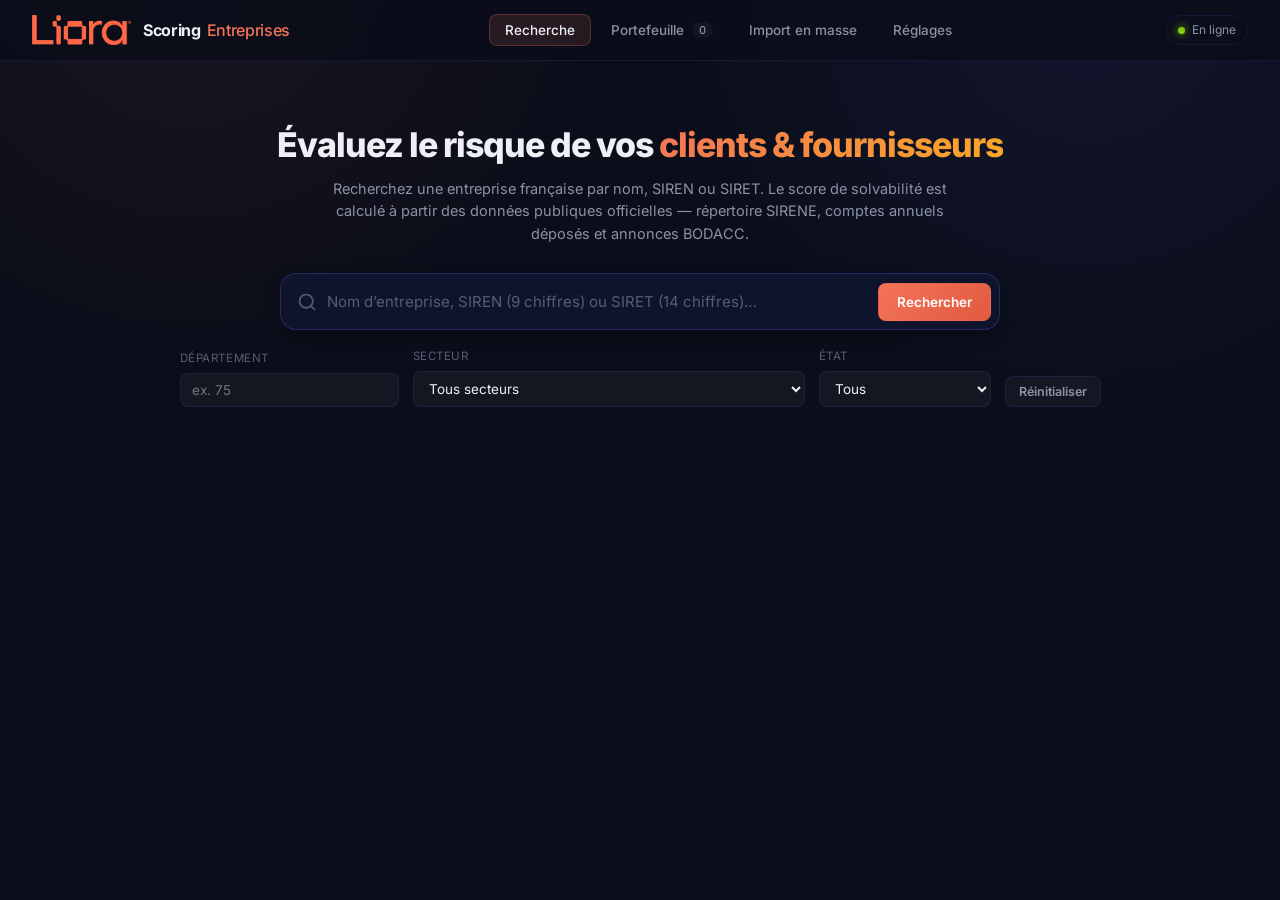
<file: scoring/index.html>
<!DOCTYPE html>
<html lang="fr">
<head>
    <meta charset="UTF-8">
    <meta name="viewport" content="width=device-width, initial-scale=1.0">
    <title>Scoring Entreprises — Liora</title>
    <link rel="stylesheet" href="styles.css">
</head>
<body>

<nav class="navbar">
    <div class="nav-brand">
        <img src="assets/Liora_Logo_Orange_alpha.png" alt="Liora" class="brand-logo">
        <span class="brand-name">Scoring<span class="brand-sub">Entreprises</span></span>
    </div>
    <div class="nav-tabs">
        <button class="nav-tab active" data-tab="recherche">Recherche</button>
        <button class="nav-tab" data-tab="portefeuille">Portefeuille <span class="tab-badge" id="badge-portefeuille">0</span></button>
        <button class="nav-tab" data-tab="import">Import en masse</button>
        <button class="nav-tab" data-tab="reglages">Réglages</button>
    </div>
    <div class="nav-right">
        <span class="net-status" id="net-status" title="État de la connexion">
            <span class="net-dot"></span><span class="net-label">En ligne</span>
        </span>
    </div>
</nav>

<main class="app-main">

    <!-- ═══════════════ RECHERCHE ═══════════════ -->
    <section class="tab-content active" id="tab-recherche">

        <div class="search-hero">
            <h1 class="hero-title">Évaluez le risque de vos <span class="gradient-text">clients &amp; fournisseurs</span></h1>
            <p class="hero-subtitle">
                Recherchez une entreprise française par nom, SIREN ou SIRET. Le score de solvabilité est calculé
                à partir des données publiques officielles — répertoire SIRENE, comptes annuels déposés et
                annonces BODACC.
            </p>

            <form class="search-bar" id="search-form" autocomplete="off">
                <svg class="search-icon" width="20" height="20" viewBox="0 0 24 24" fill="none" stroke="currentColor" stroke-width="2" stroke-linecap="round">
                    <circle cx="11" cy="11" r="8"/><line x1="21" y1="21" x2="16.65" y2="16.65"/>
                </svg>
                <input type="search" id="search-input" placeholder="Nom d’entreprise, SIREN (9 chiffres) ou SIRET (14 chiffres)…" aria-label="Recherche d’entreprise">
                <button type="submit" class="btn btn-primary" id="search-btn">Rechercher</button>
            </form>

            <div class="search-filters">
                <label class="filter">
                    <span>Département</span>
                    <input type="text" id="filter-dept" maxlength="3" placeholder="ex. 75" aria-label="Filtrer par département">
                </label>
                <label class="filter">
                    <span>Secteur</span>
                    <select id="filter-section" aria-label="Filtrer par section d’activité">
                        <option value="">Tous secteurs</option>
                    </select>
                </label>
                <label class="filter">
                    <span>État</span>
                    <select id="filter-etat" aria-label="Filtrer par état administratif">
                        <option value="">Tous</option>
                        <option value="A">Entreprises actives</option>
                        <option value="C">Entreprises cessées</option>
                    </select>
                </label>
                <button type="button" class="btn btn-ghost btn-sm" id="filters-reset">Réinitialiser</button>
            </div>
        </div>

        <div id="search-status" class="status-line"></div>
        <div id="search-results" class="results-grid"></div>

        <!-- Fiche détaillée -->
        <div id="fiche" class="fiche hidden"></div>
    </section>

    <!-- ═══════════════ PORTEFEUILLE ═══════════════ -->
    <section class="tab-content" id="tab-portefeuille">
        <div class="section-head">
            <div>
                <h2 class="section-title">Portefeuille suivi</h2>
                <p class="section-sub">Les entreprises que vous suivez, rescorées à la demande.</p>
            </div>
            <div class="section-actions">
                <button class="btn btn-ghost btn-sm" id="pf-refresh">Rafraîchir tout</button>
                <button class="btn btn-ghost btn-sm" id="pf-export">Exporter CSV</button>
                <button class="btn btn-danger btn-sm" id="pf-clear">Vider</button>
            </div>
        </div>

        <div class="pf-summary" id="pf-summary"></div>

        <div class="pf-toolbar">
            <input type="search" id="pf-search" placeholder="Filtrer par nom ou SIREN…" aria-label="Filtrer le portefeuille">
            <select id="pf-sort" aria-label="Trier le portefeuille">
                <option value="score-asc">Score croissant (plus risqués d’abord)</option>
                <option value="score-desc">Score décroissant</option>
                <option value="nom">Nom (A → Z)</option>
                <option value="ajout">Date d’ajout</option>
            </select>
            <select id="pf-grade" aria-label="Filtrer par grade">
                <option value="">Tous les grades</option>
                <option value="A">Grade A</option>
                <option value="B">Grade B</option>
                <option value="C">Grade C</option>
                <option value="D">Grade D</option>
                <option value="E">Grade E</option>
            </select>
        </div>

        <div id="pf-status" class="status-line"></div>
        <div class="table-wrapper">
            <table class="data-table" id="pf-table">
                <thead>
                    <tr>
                        <th>Entreprise</th>
                        <th>SIREN</th>
                        <th>Secteur</th>
                        <th class="num">Score</th>
                        <th>Grade</th>
                        <th>Risque</th>
                        <th class="num">Encours indicatif</th>
                        <th>Mis à jour</th>
                        <th></th>
                    </tr>
                </thead>
                <tbody id="pf-tbody"></tbody>
            </table>
        </div>
        <div id="pf-empty" class="empty-state">
            Aucune entreprise suivie pour l’instant. Recherchez une entreprise puis cliquez sur
            « Ajouter au portefeuille ».
        </div>
    </section>

    <!-- ═══════════════ IMPORT EN MASSE ═══════════════ -->
    <section class="tab-content" id="tab-import">
        <div class="section-head">
            <div>
                <h2 class="section-title">Import en masse</h2>
                <p class="section-sub">Scorez une liste de SIREN d’un coup et ajoutez-les au portefeuille.</p>
            </div>
        </div>

        <div class="import-grid">
            <div class="card">
                <h3 class="card-title">1. Fournir les SIREN</h3>
                <div class="upload-zone" id="import-drop">
                    <svg width="36" height="36" viewBox="0 0 24 24" fill="none" stroke="currentColor" stroke-width="1.5" stroke-linecap="round" stroke-linejoin="round">
                        <path d="M21 15v4a2 2 0 0 1-2 2H5a2 2 0 0 1-2-2v-4"/><polyline points="17 8 12 3 7 8"/><line x1="12" y1="3" x2="12" y2="15"/>
                    </svg>
                    <p class="upload-text">Glissez un fichier CSV ou TXT</p>
                    <p class="upload-hint">une colonne de SIREN ou SIRET — ou cliquez pour parcourir</p>
                    <input type="file" id="import-file" accept=".csv,.txt" hidden>
                </div>
                <p class="or-sep">ou collez-les directement</p>
                <textarea id="import-text" rows="7" placeholder="552032534&#10;443061841&#10;542107651&#10;&#10;Un identifiant par ligne (les séparateurs , ; et tabulation sont acceptés)."></textarea>
                <div class="import-actions">
                    <label class="checkbox">
                        <input type="checkbox" id="import-add-pf" checked>
                        <span>Ajouter automatiquement au portefeuille</span>
                    </label>
                    <button class="btn btn-primary" id="import-run">Lancer le scoring</button>
                </div>
            </div>

            <div class="card">
                <h3 class="card-title">2. Résultats</h3>
                <div class="progress-wrap hidden" id="import-progress-wrap">
                    <div class="progress-bar"><div class="progress-fill" id="import-progress"></div></div>
                    <span class="progress-label" id="import-progress-label">0 / 0</span>
                </div>
                <div id="import-status" class="status-line"></div>
                <div class="table-wrapper import-results-wrap">
                    <table class="data-table" id="import-table">
                        <thead>
                            <tr><th>SIREN</th><th>Entreprise</th><th class="num">Score</th><th>Grade</th><th>Statut</th></tr>
                        </thead>
                        <tbody id="import-tbody"></tbody>
                    </table>
                </div>
                <button class="btn btn-ghost btn-sm hidden" id="import-export">Exporter les résultats en CSV</button>
            </div>
        </div>
    </section>

    <!-- ═══════════════ RÉGLAGES ═══════════════ -->
    <section class="tab-content" id="tab-reglages">
        <div class="section-head">
            <div>
                <h2 class="section-title">Réglages &amp; méthodologie</h2>
                <p class="section-sub">Ajustez le poids de chaque pilier selon votre politique de crédit.</p>
            </div>
        </div>

        <div class="settings-grid">
            <div class="card">
                <h3 class="card-title">Pondération des piliers</h3>
                <p class="card-sub">Le score est une moyenne pondérée. Les poids sont renormalisés automatiquement,
                    leur somme n’a donc pas besoin de faire exactement 100.</p>
                <div id="weights-list" class="weights-list"></div>
                <div class="weights-total">Somme actuelle : <strong id="weights-total">100</strong></div>
                <div class="section-actions">
                    <button class="btn btn-primary btn-sm" id="weights-save">Enregistrer</button>
                    <button class="btn btn-ghost btn-sm" id="weights-reset">Valeurs par défaut</button>
                </div>
            </div>

            <div class="card">
                <h3 class="card-title">Données &amp; cache</h3>
                <p class="card-sub">Les fiches récupérées sont conservées localement (IndexedDB) pendant 7 jours
                    pour éviter de solliciter inutilement les API publiques.</p>
                <div class="kv-row"><span>Fiches en cache</span><strong id="cache-count">—</strong></div>
                <div class="kv-row"><span>Entreprises suivies</span><strong id="pf-count">—</strong></div>
                <div class="section-actions">
                    <button class="btn btn-ghost btn-sm" id="cache-clear">Vider le cache</button>
                    <button class="btn btn-ghost btn-sm" id="pf-backup">Sauvegarder le portefeuille (JSON)</button>
                    <label class="btn btn-ghost btn-sm file-label">
                        Restaurer<input type="file" id="pf-restore" accept=".json" hidden>
                    </label>
                </div>
            </div>

            <div class="card card-wide">
                <h3 class="card-title">Diagnostic des API</h3>
                <p class="card-sub">
                    Vérifie que les deux API publiques répondent depuis ce navigateur et que tous les champs
                    attendus sont bien présents dans leurs réponses. À lancer une fois à l’installation, ou si
                    des fiches paraissent incomplètes.
                </p>
                <div class="diag-bar">
                    <input type="text" id="diag-siren" value="552032534" maxlength="14"
                           aria-label="SIREN à tester" placeholder="SIREN de test">
                    <button class="btn btn-primary btn-sm" id="diag-run">Lancer le diagnostic</button>
                    <button class="btn btn-ghost btn-sm hidden" id="diag-copy">Copier le rapport</button>
                </div>
                <div id="diag-result"></div>
            </div>

            <div class="card card-wide">
                <h3 class="card-title">Méthodologie du score</h3>
                <p class="card-sub">
                    Le score va de <strong>0 à 100</strong> : plus il est élevé, plus le risque d’impayé est faible.
                    Il agrège six piliers, puis applique des règles éliminatoires.
                </p>

                <div class="method-grid">
                    <div class="method-item">
                        <h4>Pérennité</h4>
                        <p>Ancienneté de l’entreprise. Les défaillances se concentrent sur les trois premières années
                            d’existence ; le score progresse fortement jusqu’à 10 ans puis se stabilise.</p>
                    </div>
                    <div class="method-item">
                        <h4>Taille &amp; structure</h4>
                        <p>Tranche d’effectif salarié et catégorie INSEE (PME / ETI / GE), corrigées du nombre
                            d’établissements ouverts et de la part d’établissements fermés.</p>
                    </div>
                    <div class="method-item">
                        <h4>Santé financière</h4>
                        <p>Comptes annuels déposés : marge nette du dernier exercice, tendance du chiffre d’affaires,
                            exercices déficitaires consécutifs et fraîcheur des comptes.</p>
                    </div>
                    <div class="method-item">
                        <h4>Transparence</h4>
                        <p>Publication effective des comptes, convention collective renseignée, dirigeants identifiés,
                            labels vérifiables (RGE, Qualiopi, ESS…). Une entreprise non diffusible est pénalisée.</p>
                    </div>
                    <div class="method-item">
                        <h4>Forme juridique</h4>
                        <p>Degré de protection du patrimoine et obligations comptables : une SA ou une SAS n’expose
                            pas au même risque qu’une entreprise individuelle.</p>
                    </div>
                    <div class="method-item">
                        <h4>Secteur d’activité</h4>
                        <p>Sinistralité observée par section NAF. La construction, l’hébergement-restauration et les
                            activités récréatives sont les secteurs les plus exposés.</p>
                    </div>
                </div>

                <h4 class="method-sub">Règles éliminatoires</h4>
                <p class="card-sub">
                    Certaines situations plafonnent le score quelle que soit la moyenne pondérée :
                    entreprise cessée au répertoire SIRENE (plafond 5), liquidation judiciaire (5),
                    cessation des paiements (15), redressement judiciaire (20), procédure de sauvegarde (35),
                    plan de redressement arrêté (42), plan de sauvegarde arrêté (50), sortie de procédure
                    de moins de trois ans (62).
                </p>

                <h4 class="method-sub">Grades</h4>
                <div class="grade-legend">
                    <span class="grade-chip grade-A">A — 80 à 100 · risque très faible</span>
                    <span class="grade-chip grade-B">B — 65 à 79 · risque faible</span>
                    <span class="grade-chip grade-C">C — 50 à 64 · risque modéré</span>
                    <span class="grade-chip grade-D">D — 35 à 49 · risque élevé</span>
                    <span class="grade-chip grade-E">E — 0 à 34 · risque très élevé</span>
                </div>

                <h4 class="method-sub">Indice de confiance</h4>
                <p class="card-sub">
                    Il indique la part des piliers réellement documentés par les données publiques. Un score
                    accompagné d’une confiance faible repose sur des valeurs neutres par défaut : il doit être
                    interprété avec prudence, notamment pour les entreprises qui ne déposent pas leurs comptes.
                </p>

                <h4 class="method-sub">Sources de données</h4>
                <ul class="source-list">
                    <li><strong>API Recherche d’Entreprises</strong> (DINUM) — répertoire SIRENE, comptes annuels,
                        dirigeants, labels. Gratuite, sans clé, licence ouverte.</li>
                    <li><strong>BODACC</strong> (DILA, plateforme Opendatasoft) — annonces de procédures collectives.
                        Gratuite, sans clé.</li>
                </ul>

                <p class="disclaimer">
                    <strong>Avertissement.</strong> Ce score est un outil d’aide à la décision construit sur des
                    données publiques ouvertes. Il ne constitue ni une notation financière réglementée, ni une
                    garantie de solvabilité, et le plafond d’encours proposé est purement indicatif. Les données
                    publiques comportent des délais de mise à jour : une procédure très récente peut ne pas encore
                    y figurer.
                </p>
            </div>
        </div>
    </section>

</main>

<div id="toast" class="toast"></div>

<script src="scoring.js"></script>
<script src="api.js"></script>
<script src="app.js"></script>
</body>
</html>
</file>
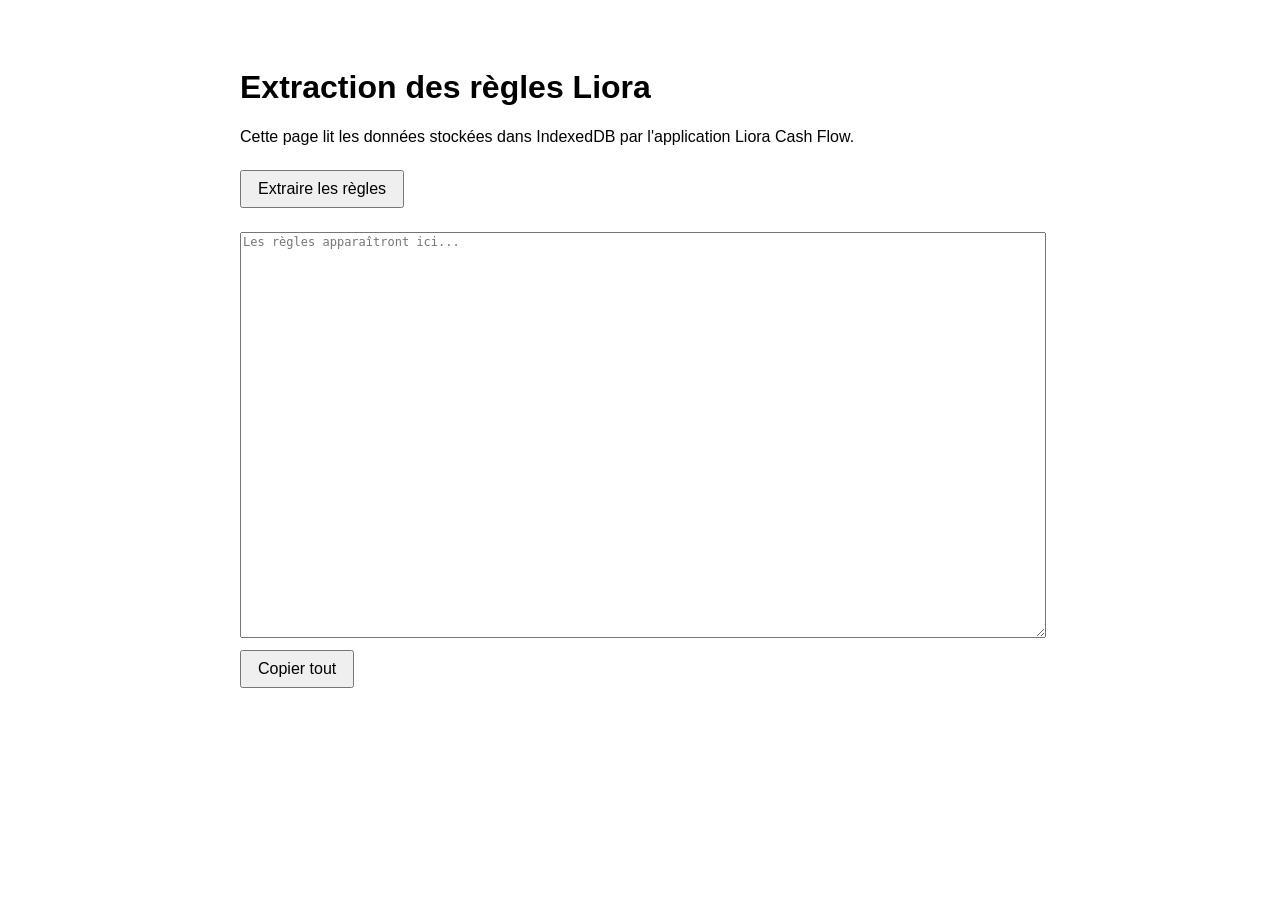
<file: extract-rules.html>
<!DOCTYPE html>
<html lang="fr">
<head>
    <meta charset="UTF-8">
    <title>Extraction des règles Liora</title>
    <style>
        body { font-family: sans-serif; max-width: 800px; margin: 2rem auto; padding: 1rem; }
        textarea { width: 100%; height: 400px; font-family: monospace; font-size: 12px; }
        button { padding: 0.5rem 1rem; margin: 0.5rem 0; cursor: pointer; font-size: 1rem; }
        .status { margin: 1rem 0; font-weight: bold; }
    </style>
</head>
<body>
    <h1>Extraction des règles Liora</h1>
    <p>Cette page lit les données stockées dans IndexedDB par l'application Liora Cash Flow.</p>
    <button onclick="extract()">Extraire les règles</button>
    <div class="status" id="status"></div>
    <textarea id="output" readonly placeholder="Les règles apparaîtront ici..."></textarea>
    <br>
    <button onclick="copyAll()">Copier tout</button>

    <script>
        function extract() {
            const status = document.getElementById('status');
            const output = document.getElementById('output');
            status.textContent = 'Lecture en cours...';

            const req = indexedDB.open('liora_cashflow', 1);
            req.onerror = () => {
                status.textContent = 'Erreur: impossible d\'ouvrir IndexedDB';
            };
            req.onsuccess = () => {
                const db = req.result;
                const tx = db.transaction('kv', 'readonly');
                const store = tx.objectStore('kv');

                const results = {};
                const r1 = store.get('liora_learned_categories');
                r1.onsuccess = () => { results.learned = r1.result; };

                const r2 = store.get('liora_cf_files');
                r2.onsuccess = () => { results.files = r2.result; };

                const r3 = store.get('liora_cf_data');
                r3.onsuccess = () => { results.dataCount = r3.result ? r3.result.length : 0; };

                tx.oncomplete = () => {
                    db.close();
                    const text = JSON.stringify(results.learned || {}, null, 2);
                    output.value = text;
                    const ruleCount = Object.keys(results.learned || {}).length;
                    status.textContent = ruleCount + ' règle(s) trouvée(s), ' + results.dataCount + ' transactions en mémoire.';
                };
            };
        }

        function copyAll() {
            const output = document.getElementById('output');
            output.select();
            document.execCommand('copy');
            document.getElementById('status').textContent = 'Copié dans le presse-papier !';
        }
    </script>
</body>
</html>
</file>
<file: styles.css>
/* ============================
   Liora Cash Flow Analyzer
   Design System — Dark Navy
   ============================ */

/* Police Inter intégrée en local (fonctionnement 100% hors-ligne) */
@font-face {
    font-family: 'Inter';
    font-style: normal;
    font-weight: 100 900;
    font-display: swap;
    src: url('vendor/inter-latin.woff2') format('woff2');
}

:root {
    /* ══════════ LA CHARTE LIORA, EN CLAIR ══════════
       Sa demande du 12/11/2026 : « tu peux mettre le code couleur liora sur
       mon appli suivi recouv ? », puis « passer au clair, comme la v2 ».
       L'application tournait sur le « Dark Navy » de Suivi Cash. Les NOMS des
       variables ne changent pas — cinq cents usages en dépendent — seules
       leurs valeurs passent à la charte. */

    /* Bleu Liora, l'échelle d'appoint */
    --purple-50: #F1EDF8;
    --purple-100: #E4DCF2;
    --purple-200: #CDBDE8;
    --purple-300: #B394E6;
    --purple-400: #9A74D1;
    --purple-500: #7B4DB3;
    --purple-600: #6A3FA0;
    --purple-700: #583485;
    --purple-800: #472B6B;
    --purple-900: #372152;

    --blue-50: #EDF2FC;
    --blue-100: #DCE6F8;
    --blue-200: #BFD1F2;
    --blue-400: #6B93DE;
    --blue-500: #3F71C6;
    --blue-600: #2B5DB8;
    --blue-700: #234C96;

    /* L'orange Liora */
    --accent: #D9532E;
    --accent-bg: rgba(217, 83, 46, 0.10);

    /* Les surfaces : pierre, puis blanc */
    --bg-primary: #F6F5F3;
    --bg-secondary: #FFFFFF;
    --bg-card: #FFFFFF;
    --bg-card-hover: #FBFAF9;
    --bg-input: #FFFFFF;

    /* L'encre. Le secondaire et le discret gardent 4,5:1 sur blanc : un
       montant gris clair sur fond clair ne se lit pas, et cette application
       ne sert qu'à lire des montants. */
    --text-primary: #1E1C1A;
    --text-secondary: #5C5750;
    --text-muted: #78736C;

    --border-color: #E3DFDA;
    --border-hover: #CFC9C2;

    /* Sur fond clair, une lueur ne luit pas : le halo qui portait la marque
       sur fond nuit devient un dégradé sobre, et le « glow » s'éteint. */
    --gradient-primary: linear-gradient(135deg, #D9532E, #B8421F);
    --gradient-soft: linear-gradient(135deg, rgba(217, 83, 46, 0.07), rgba(43, 93, 184, 0.05));
    --gradient-glow: none;

    /* Les trois états. Ce sont ceux de la charte, et ils ne servent qu'à ça :
       jamais une série de graphique ne reprend une couleur d'état. */
    --green: #1D7F55;
    --green-bg: rgba(29, 127, 85, 0.10);
    --red: #B8352A;
    --red-bg: rgba(184, 53, 42, 0.10);
    --amber: #A86A06;
    --amber-bg: rgba(168, 106, 6, 0.12);

    /* LES SIX COULEURS DE SÉRIE, VALIDÉES ET NON RECOPIÉES. La charte de la
       version 2 échoue aux contrôles sur fond clair : son turquoise #178A82
       tombe sous le seuil de chroma — il se lit comme un gris — et son or
       #D4970F n'atteint que 2,48 de contraste. Seules ces deux teintes sont
       recalées ; le bleu, l'orange, le violet et le grenat sont ceux de la
       charte. Les six passent les six contrôles : bande de luminosité, chroma,
       séparation en vision des couleurs déficiente, séparation en vision
       normale, contraste sur la surface. L'ordre est fixe et ne tourne jamais. */
    --serie-1: #A8750B;
    --serie-2: #2B5DB8;
    --serie-3: #D9532E;
    --serie-4: #0A8F82;
    --serie-5: #7B4DB3;
    --serie-6: #8E2A21;
    /* Au-delà de six, la queue : trois teintes de plus, validées avec les six
       premières. Dix passent les cinq contrôles sur fond clair. */
    --serie-7: #A33C86;
    --serie-8: #4E7A1F;
    --serie-9: #0E6F9E;
    --serie-10: #C2410C;

    /* La chaleur de la carte d'ancienneté : une seule teinte, du clair au
       foncé. Jamais un arc-en-ciel. */
    --chaleur: 217, 83, 46;

    --grid: #ECE9E5;
    --axis: #CFC9C2;

    --radius-sm: 6px;
    --radius-md: 8px;
    --radius-lg: 12px;
    --radius-xl: 16px;

    --shadow-sm: 0 1px 2px rgba(30, 28, 26, 0.06);
    --shadow-md: 0 1px 2px rgba(30, 28, 26, 0.06), 0 4px 14px rgba(30, 28, 26, 0.05);
    --shadow-lg: 0 2px 4px rgba(30, 28, 26, 0.06), 0 12px 32px rgba(30, 28, 26, 0.08);
    --shadow-glow: 0 1px 2px rgba(30, 28, 26, 0.06), 0 4px 14px rgba(217, 83, 46, 0.10);

    --transition: 0.2s cubic-bezier(0.4, 0, 0.2, 1);
}

/* ============================
   Reset & Base
   ============================ */

*, *::before, *::after {
    margin: 0;
    padding: 0;
    box-sizing: border-box;
}

html {
    scroll-behavior: smooth;
}

body {
    font-family: 'Inter', -apple-system, BlinkMacSystemFont, sans-serif;
    /* La taille est dite plutôt qu'héritée : c'est la valeur par défaut d'un
       navigateur, donc sans effet ici, mais un hôte qui pose la sienne — un
       artefact publié en pose une de 14 px — rétrécirait tout le texte de
       l'application sans que rien ne le rattrape. */
    font-size: 16px;
    background: var(--bg-primary);
    color: var(--text-primary);
    line-height: 1.6;
    /* LA HAUTEUR D'UN ÉCRAN, VRAIMENT.
       100vh ignore la barre d'adresse d'un téléphone, et il ignore aussi le
       rembourrage qu'un hôte pose pour dégager les encoches : la page
       dépassait alors toujours d'autant, et défilait sans avoir rien à
       montrer. En local les deux env() valent zéro et dvh vaut vh : rien ne
       change ici, tout change ailleurs. */
    min-height: calc(100dvh - env(safe-area-inset-top, 0px) - env(safe-area-inset-bottom, 0px));
    overflow-x: hidden;
}

body::before {
    content: '';
    position: fixed;
    top: 0;
    left: 0;
    right: 0;
    bottom: 0;
    background:
        radial-gradient(ellipse at 20% 0%, rgba(43, 93, 184, 0.05) 0%, transparent 50%),
        radial-gradient(ellipse at 80% 100%, rgba(217, 83, 46, 0.03) 0%, transparent 50%);
    pointer-events: none;
    z-index: 0;
}

/* ============================
   Screens
   ============================ */

.screen {
    display: none;
    min-height: calc(100dvh - env(safe-area-inset-top, 0px) - env(safe-area-inset-bottom, 0px));
    position: relative;
    z-index: 1;
}

.screen.active {
    display: block;
}

/* ============================
   Navbar
   ============================ */

.navbar {
    display: flex;
    align-items: center;
    justify-content: space-between;
    padding: 1rem 2rem;
    background: rgba(255, 255, 255, 0.92);
    backdrop-filter: blur(20px);
    border-bottom: 1px solid var(--border-color);
    position: sticky;
    top: 0;
    z-index: 100;
}

.nav-brand {
    display: flex;
    align-items: center;
    gap: 0.75rem;
}

.logo-icon svg {
    width: 32px;
    height: 32px;
}

.logo-icon .liora-logo {
    width: 110px;
    height: 30px;
}

.brand-name {
    font-size: 1.25rem;
    font-weight: 700;
    letter-spacing: -0.02em;
}

.brand-sub {
    font-weight: 400;
    color: var(--text-secondary);
}

.nav-actions {
    display: flex;
    gap: 0.5rem;
}

/* ============================
   Buttons
   ============================ */

.btn {
    display: inline-flex;
    align-items: center;
    gap: 0.5rem;
    padding: 0.6rem 1.25rem;
    border: none;
    border-radius: var(--radius-sm);
    font-family: inherit;
    font-size: 0.875rem;
    font-weight: 500;
    cursor: pointer;
    transition: all var(--transition);
    white-space: nowrap;
}

.btn-primary {
    background: var(--gradient-primary);
    color: white;
    box-shadow: var(--shadow-glow);
}

.btn-primary:hover {
    transform: translateY(-1px);
    box-shadow: 0 0 40px rgba(217, 83, 46, 0.2);
}

.btn-ghost {
    background: var(--bg-input);
    color: var(--text-secondary);
    border: 1px solid var(--border-color);
}

.btn-ghost:hover {
    background: rgba(30, 28, 26, 0.08);
    color: var(--text-primary);
    border-color: var(--border-hover);
}

/* ============================
   Upload Hero
   ============================ */

.upload-hero {
    display: flex;
    align-items: center;
    justify-content: center;
    min-height: calc(100dvh - 65px - env(safe-area-inset-top, 0px) - env(safe-area-inset-bottom, 0px));
    padding: 2rem;
    gap: 4rem;
}

.hero-content {
    max-width: 560px;
}

.hero-title {
    font-size: 3rem;
    font-weight: 800;
    line-height: 1.1;
    letter-spacing: -0.03em;
    margin-bottom: 1rem;
}

.gradient-text {
    background: var(--gradient-primary);
    -webkit-background-clip: text;
    -webkit-text-fill-color: transparent;
    background-clip: text;
}

.hero-subtitle {
    font-size: 1.1rem;
    color: var(--text-secondary);
    margin-bottom: 2.5rem;
    line-height: 1.7;
}

.upload-zone {
    border: 2px dashed var(--border-hover);
    border-radius: var(--radius-lg);
    padding: 3rem 2rem;
    text-align: center;
    cursor: pointer;
    transition: all var(--transition);
    background: var(--gradient-soft);
    position: relative;
    overflow: hidden;
}

.upload-zone::before {
    content: '';
    position: absolute;
    inset: 0;
    background: var(--gradient-glow);
    opacity: 0;
    transition: opacity var(--transition);
}

.upload-zone:hover {
    border-color: var(--accent);
    background: rgba(217, 83, 46, 0.06);
}

.upload-zone:hover::before {
    opacity: 1;
}

.upload-zone.dragover {
    border-color: var(--accent);
    background: rgba(217, 83, 46, 0.1);
    transform: scale(1.01);
}

.upload-icon {
    color: var(--accent);
    margin-bottom: 1rem;
}

.upload-text {
    font-size: 1.05rem;
    font-weight: 600;
    margin-bottom: 0.25rem;
}

.upload-hint {
    color: var(--text-secondary);
    font-size: 0.875rem;
}

.upload-formats {
    color: var(--text-muted);
    font-size: 0.75rem;
    margin-top: 0.75rem;
}

.file-info {
    margin-top: 1.5rem;
    display: flex;
    align-items: center;
    justify-content: space-between;
    gap: 1rem;
    padding: 1rem 1.25rem;
    background: var(--bg-card);
    border: 1px solid var(--border-color);
    border-radius: var(--radius-md);
}

.file-info.hidden {
    display: none;
}

.file-badge {
    display: flex;
    align-items: center;
    gap: 0.5rem;
    color: var(--text-secondary);
    font-size: 0.875rem;
}

.file-badge svg {
    color: var(--accent);
}

#file-size {
    color: var(--text-muted);
    font-size: 0.75rem;
}

/* Hero Visual */
.hero-visual {
    position: relative;
    width: 320px;
    height: 320px;
    flex-shrink: 0;
}

.floating-card {
    position: absolute;
    background: var(--bg-card);
    backdrop-filter: blur(12px);
    border: 1px solid var(--border-color);
    border-radius: var(--radius-md);
    padding: 1rem 1.25rem;
    display: flex;
    align-items: center;
    gap: 0.75rem;
    font-size: 0.875rem;
    font-weight: 500;
    box-shadow: var(--shadow-lg);
    animation: float 6s ease-in-out infinite;
}

.card-1 {
    top: 20px;
    left: 10px;
    color: var(--green);
    animation-delay: 0s;
}

.card-2 {
    top: 120px;
    right: 0;
    color: var(--accent);
    animation-delay: -2s;
}

.card-3 {
    bottom: 40px;
    left: 30px;
    color: var(--blue-400);
    animation-delay: -4s;
}

.mini-chart, .mini-bar, .mini-pie {
    width: 36px;
    height: 36px;
    border-radius: 8px;
}

.mini-chart {
    background: var(--green-bg);
}

.mini-bar {
    background: var(--accent-bg);
}

.mini-pie {
    background: rgba(43, 93, 184, 0.15);
}

@keyframes float {
    0%, 100% { transform: translateY(0); }
    50% { transform: translateY(-10px); }
}

/* ============================
   Loading
   ============================ */

.loader-container {
    display: flex;
    flex-direction: column;
    align-items: center;
    justify-content: center;
    min-height: 100vh;
    gap: 1.5rem;
}

.loader-ring {
    width: 56px;
    height: 56px;
    border-radius: 50%;
    border: 3px solid var(--border-color);
    border-top-color: var(--accent);
    animation: spin 1s linear infinite;
}

@keyframes spin {
    to { transform: rotate(360deg); }
}

.loader-text {
    font-size: 1.25rem;
    font-weight: 600;
}

.loader-sub {
    color: var(--text-secondary);
    font-size: 0.875rem;
}

/* ============================
   Dashboard
   ============================ */

.dashboard-content {
    padding: 2rem;
    max-width: 1400px;
    margin: 0 auto;
}

.section-header {
    display: flex;
    align-items: center;
    justify-content: space-between;
    margin-bottom: 1.25rem;
    flex-wrap: wrap;
    gap: 0.75rem;
}

.section-header h2 {
    font-size: 1.35rem;
    font-weight: 700;
    letter-spacing: -0.02em;
}

.period-badge {
    font-size: 0.8rem;
    color: var(--accent);
    background: var(--accent-bg);
    padding: 0.35rem 0.85rem;
    border-radius: 999px;
    font-weight: 500;
}

/* KPI Cards */
.kpi-grid {
    display: grid;
    grid-template-columns: repeat(auto-fit, minmax(240px, 1fr));
    gap: 1rem;
    margin-bottom: 2rem;
}

.kpi-grid-grouped {
    grid-template-columns: 1fr auto 1fr;
    gap: 1.25rem;
}

.kpi-group {
    display: flex;
    flex-direction: column;
    gap: 0.6rem;
}

.kpi-group-label {
    font-size: 0.7rem;
    font-weight: 700;
    text-transform: uppercase;
    letter-spacing: 0.08em;
    color: var(--text-muted);
    padding-left: 0.25rem;
    margin-bottom: 0.1rem;
}

.kpi-group-enc .kpi-group-label { color: #1D7F55; }
.kpi-group-dec .kpi-group-label { color: var(--red); }
.kpi-group-general .kpi-group-label { color: var(--accent); }

.kpi-group-general {
    border-left: 1px solid var(--border-color);
    border-right: 1px solid var(--border-color);
    padding: 0 1.25rem;
}

.kpi-card {
    background: var(--bg-card);
    border: 1px solid var(--border-color);
    border-radius: var(--radius-md);
    padding: 1.25rem;
    display: flex;
    align-items: center;
    gap: 1rem;
    transition: all var(--transition);
    backdrop-filter: blur(8px);
}

.kpi-card:hover {
    background: var(--bg-card-hover);
    border-color: var(--border-hover);
    transform: translateY(-2px);
    box-shadow: var(--shadow-md);
}

.kpi-icon {
    width: 48px;
    height: 48px;
    border-radius: var(--radius-sm);
    display: flex;
    align-items: center;
    justify-content: center;
    flex-shrink: 0;
}

.kpi-green {
    background: rgba(29, 127, 85, 0.1);
    color: #1D7F55;
}

.kpi-red {
    background: var(--red-bg);
    color: var(--red);
}

.kpi-blue {
    background: rgba(43, 93, 184, 0.1);
    color: #2B5DB8;
}

.kpi-purple {
    background: var(--accent-bg);
    color: var(--accent);
}

.kpi-volatility {
    background: rgba(217, 83, 46, 0.1);
    color: #D9532E;
}

.kpi-data {
    display: flex;
    flex-direction: column;
}

.kpi-label {
    font-size: 0.8rem;
    color: var(--text-secondary);
    font-weight: 500;
    margin-bottom: 0.15rem;
}

.kpi-value {
    font-size: 1.5rem;
    font-weight: 700;
    letter-spacing: -0.02em;
}

/* Charts */
.charts-grid {
    display: grid;
    gap: 1rem;
    margin-bottom: 1rem;
}

.charts-2col {
    grid-template-columns: repeat(auto-fit, minmax(400px, 1fr));
}

.chart-card {
    background: var(--bg-card);
    border: 1px solid var(--border-color);
    border-radius: var(--radius-md);
    padding: 1.5rem;
    backdrop-filter: blur(8px);
}

.chart-wide {
    grid-column: 1 / -1;
}

.chart-header {
    display: flex;
    align-items: center;
    justify-content: space-between;
    margin-bottom: 1rem;
}

.chart-header h3 {
    font-size: 0.95rem;
    font-weight: 600;
}

.chart-container {
    position: relative;
    height: 300px;
}

.chart-container canvas {
    width: 100% !important;
    height: 100% !important;
}

/* Table */
.table-controls {
    display: flex;
    gap: 0.5rem;
    flex-wrap: wrap;
}

.search-box {
    display: flex;
    align-items: center;
    gap: 0.5rem;
    background: var(--bg-input);
    border: 1px solid var(--border-color);
    border-radius: var(--radius-sm);
    padding: 0.5rem 0.75rem;
    color: var(--text-secondary);
}

.search-box input {
    background: none;
    border: none;
    color: var(--text-primary);
    font-family: inherit;
    font-size: 0.875rem;
    outline: none;
    width: 180px;
}

.search-box input::placeholder {
    color: var(--text-muted);
}

.select-filter {
    background: var(--bg-input);
    border: 1px solid var(--border-color);
    border-radius: var(--radius-sm);
    padding: 0.5rem 0.75rem;
    color: var(--text-secondary);
    font-family: inherit;
    font-size: 0.875rem;
    cursor: pointer;
    outline: none;
}

.select-filter:hover {
    border-color: var(--border-hover);
}

.select-filter option {
    background: var(--bg-secondary);
    color: var(--text-primary);
}

.table-wrapper {
    overflow-x: auto;
    border: 1px solid var(--border-color);
    border-radius: var(--radius-md);
    background: var(--bg-card);
    backdrop-filter: blur(8px);
}

.data-table {
    width: 100%;
    border-collapse: collapse;
    font-size: 0.85rem;
}

.data-table thead {
    background: rgba(43, 93, 184, 0.06);
}

.data-table th {
    padding: 0.75rem 1rem;
    text-align: left;
    font-weight: 600;
    color: var(--text-secondary);
    font-size: 0.75rem;
    text-transform: uppercase;
    letter-spacing: 0.05em;
    white-space: nowrap;
    border-bottom: 1px solid var(--border-color);
}

.data-table td {
    padding: 0.65rem 1rem;
    border-bottom: 1px solid rgba(43, 93, 184, 0.05);
    white-space: nowrap;
    max-width: 280px;
    overflow: hidden;
    text-overflow: ellipsis;
}

.data-table tbody tr:hover {
    background: rgba(43, 93, 184, 0.04);
}

.text-right {
    text-align: right !important;
}

.amount-positive {
    color: #1D7F55;
    font-weight: 600;
}

.amount-negative {
    color: var(--red);
    font-weight: 600;
}

.tag {
    display: inline-block;
    padding: 0.15rem 0.5rem;
    border-radius: 999px;
    font-size: 0.7rem;
    font-weight: 500;
}

/* Category tags */
.tag-b2b { background: rgba(59, 130, 246, 0.15); color: #3F71C6; }
.tag-b2c { background: rgba(16, 185, 129, 0.15); color: #1D7F55; }
.tag-interco { background: rgba(139, 92, 246, 0.15); color: #a78bfa; }
.tag-opco { background: rgba(6, 182, 212, 0.15); color: #22d3ee; }
.tag-cpf { background: rgba(14, 165, 233, 0.15); color: #38bdf8; }
.tag-reconv { background: rgba(168, 85, 247, 0.15); color: #c084fc; }
.tag-salaires { background: rgba(249, 115, 22, 0.15); color: #A86A06; }
.tag-urssaf { background: rgba(184, 53, 42, 0.15); color: #B8352A; }
.tag-saas { background: rgba(43, 93, 184, 0.15); color: #2B5DB8; }
.tag-mkt { background: rgba(236, 72, 153, 0.15); color: #f472b6; }
.tag-ff { background: rgba(168, 106, 6, 0.15); color: #A86A06; }
.tag-fgs { background: rgba(107, 114, 128, 0.15); color: #78736C; }
.tag-ndf { background: rgba(234, 179, 8, 0.15); color: #A86A06; }
.tag-banques { background: rgba(244, 63, 94, 0.15); color: #fb7185; }
.tag-autres-rev { background: rgba(10, 143, 130, 0.15); color: #2dd4bf; }
.tag-divers { background: rgba(156, 163, 175, 0.12); color: #78736C; }
.tag-default { background: rgba(43, 93, 184, 0.1); color: #2B5DB8; }

/* Sens tags */
.tag-sens-enc { background: rgba(16, 185, 129, 0.15); color: #1D7F55; font-size: 0.65rem; }
.tag-sens-dec { background: rgba(184, 53, 42, 0.15); color: #B8352A; font-size: 0.65rem; }

/* Active cross-filter chips */
.active-filters {
    display: flex;
    align-items: center;
    gap: 0.5rem;
    flex-wrap: wrap;
    margin-bottom: 1rem;
    padding: 0.75rem 1rem;
    background: rgba(43, 93, 184, 0.04);
    border: 1px solid var(--border-color);
    border-radius: var(--radius-md);
}

.active-filters.hidden {
    display: none;
}

.filter-chip-label {
    font-size: 0.75rem;
    color: var(--text-muted);
    font-weight: 500;
    margin-right: 0.25rem;
}

.filter-chip {
    display: inline-flex;
    align-items: center;
    gap: 0.4rem;
    padding: 0.3rem 0.6rem;
    background: var(--gradient-primary);
    color: white;
    border-radius: 999px;
    font-size: 0.75rem;
    font-weight: 500;
    cursor: default;
    animation: chipIn 0.2s ease-out;
}

.filter-chip-close {
    display: inline-flex;
    align-items: center;
    justify-content: center;
    width: 16px;
    height: 16px;
    border-radius: 50%;
    background: rgba(30, 28, 26, 0.10);
    cursor: pointer;
    font-size: 0.65rem;
    line-height: 1;
    transition: background var(--transition);
}

.filter-chip-close:hover {
    background: rgba(30, 28, 26, 0.18);
}

.filter-clear-all {
    margin-left: auto;
    font-size: 0.75rem;
    color: var(--accent);
    cursor: pointer;
    border: none;
    background: none;
    font-family: inherit;
    font-weight: 500;
    padding: 0.25rem 0.5rem;
    border-radius: var(--radius-sm);
    transition: all var(--transition);
}

.filter-clear-all:hover {
    background: var(--accent-bg);
    color: #f8937d;
}

@keyframes chipIn {
    from { transform: scale(0.8); opacity: 0; }
    to { transform: scale(1); opacity: 1; }
}

/* Chart clickable cursor */
.chart-container canvas {
    cursor: pointer;
}

/* File History Panel */
.file-history {
    background: var(--bg-card);
    border: 1px solid var(--border-color);
    border-radius: var(--radius-md);
    padding: 1rem 1.25rem;
    margin-bottom: 1.5rem;
}
.history-title {
    color: var(--text-secondary);
    font-size: 0.8rem;
    font-weight: 600;
    text-transform: uppercase;
    letter-spacing: 0.05em;
    margin: 0 0 0.75rem 0;
}
.history-list {
    display: flex;
    flex-wrap: wrap;
    gap: 0.5rem;
}
.history-item {
    display: flex;
    align-items: center;
    gap: 0.4rem;
    background: rgba(43, 93, 184, 0.06);
    border: 1px solid var(--border-color);
    border-radius: var(--radius-sm);
    padding: 0.4rem 0.75rem;
    color: var(--text-secondary);
    font-size: 0.8rem;
}
.history-item svg {
    flex-shrink: 0;
    color: var(--accent);
}
.history-name {
    color: var(--text-primary);
    font-weight: 500;
}
.history-meta {
    color: var(--text-muted);
    font-size: 0.75rem;
    margin-left: 0.25rem;
}

/* Danger button */
.btn-danger {
    color: #B8352A !important;
}
.btn-danger:hover {
    background: rgba(184, 53, 42, 0.1) !important;
    color: #B8352A !important;
}

/* Date Filter Bar */
.date-filter-bar {
    display: flex;
    align-items: center;
    gap: 0.75rem;
    background: var(--bg-card);
    border: 1px solid var(--border-color);
    border-radius: var(--radius-md);
    padding: 0.75rem 1rem;
    margin-bottom: 1.5rem;
    flex-wrap: wrap;
}
.date-filter-label {
    display: flex;
    align-items: center;
    gap: 0.4rem;
    color: var(--text-secondary);
    font-size: 0.8rem;
    font-weight: 600;
    white-space: nowrap;
}
.date-filter-label svg {
    color: var(--accent);
}
.date-filter-months {
    display: flex;
    flex-wrap: wrap;
    gap: 0.35rem;
    flex: 1;
}
.date-month-btn {
    background: rgba(43, 93, 184, 0.05);
    border: 1px solid var(--border-color);
    border-radius: var(--radius-sm);
    padding: 0.3rem 0.6rem;
    color: var(--text-muted);
    font-size: 0.75rem;
    font-family: 'Inter', sans-serif;
    cursor: pointer;
    transition: all 0.15s ease;
    white-space: nowrap;
}
.date-month-btn:hover {
    background: rgba(43, 93, 184, 0.1);
    color: var(--text-secondary);
}
.date-month-btn.active {
    background: var(--accent-bg);
    border-color: var(--accent);
    color: var(--accent);
    font-weight: 600;
}
.btn-sm {
    padding: 0.3rem 0.6rem !important;
    font-size: 0.75rem !important;
}
.date-filter-separator {
    width: 1px;
    height: 1.2rem;
    background: var(--border-color);
}
#btn-exclude-interco.active {
    background: var(--accent-bg);
    border-color: var(--accent);
    color: var(--accent);
    font-weight: 600;
}

/* Upload persist hint */
.upload-hint-persist {
    color: var(--accent);
    font-size: 0.8rem;
    margin-top: 0.5rem;
    font-style: italic;
}

.table-pagination {
    display: flex;
    align-items: center;
    justify-content: center;
    gap: 0.25rem;
    margin-top: 1rem;
    flex-wrap: wrap;
}

.page-btn {
    padding: 0.4rem 0.75rem;
    border: 1px solid var(--border-color);
    border-radius: var(--radius-sm);
    background: var(--bg-card);
    color: var(--text-secondary);
    font-family: inherit;
    font-size: 0.8rem;
    cursor: pointer;
    transition: all var(--transition);
}

.page-btn:hover {
    border-color: var(--border-hover);
    color: var(--text-primary);
}

.page-btn.active {
    background: var(--gradient-primary);
    border-color: transparent;
    color: white;
}

/* Summary Cards */
.summary-grid {
    display: grid;
    grid-template-columns: repeat(auto-fit, minmax(300px, 1fr));
    gap: 1rem;
    margin-bottom: 2rem;
}

.summary-card {
    background: var(--bg-card);
    border: 1px solid var(--border-color);
    border-radius: var(--radius-md);
    padding: 1.5rem;
    backdrop-filter: blur(8px);
}

.summary-card h4 {
    font-size: 0.9rem;
    font-weight: 600;
    margin-bottom: 1rem;
    color: var(--text-primary);
}

.summary-item {
    display: flex;
    align-items: center;
    justify-content: space-between;
    padding: 0.5rem 0;
    border-bottom: 1px solid rgba(43, 93, 184, 0.05);
    font-size: 0.85rem;
}

.summary-item:last-child {
    border-bottom: none;
}

.summary-item-label {
    color: var(--text-secondary);
    max-width: 60%;
    overflow: hidden;
    text-overflow: ellipsis;
    white-space: nowrap;
}

.summary-item-value {
    font-weight: 600;
}

.alert-item {
    display: flex;
    align-items: flex-start;
    gap: 0.5rem;
    padding: 0.6rem 0;
    font-size: 0.85rem;
    color: var(--text-secondary);
    line-height: 1.5;
}

.alert-icon {
    flex-shrink: 0;
    margin-top: 2px;
}

.alert-warning {
    color: var(--amber);
}

.alert-info {
    color: var(--blue-400);
}

.alert-success {
    color: var(--green);
}

/* ============================
   Responsive
   ============================ */

@media (max-width: 900px) {
    .upload-hero {
        flex-direction: column;
        text-align: center;
        gap: 2rem;
        padding: 1.5rem;
    }

    .hero-title {
        font-size: 2rem;
    }

    .hero-visual {
        width: 250px;
        height: 200px;
    }

    .dashboard-content {
        padding: 1rem;
    }

    .charts-2col {
        grid-template-columns: 1fr;
    }

    .kpi-grid {
        grid-template-columns: repeat(2, 1fr);
    }

    .kpi-grid-grouped {
        grid-template-columns: 1fr;
    }

    .kpi-group-general {
        border-left: none;
        border-right: none;
        border-top: 1px solid var(--border-color);
        border-bottom: 1px solid var(--border-color);
        padding: 0.75rem 0;
    }
}

@media (max-width: 600px) {
    .navbar {
        padding: 0.75rem 1rem;
    }

    .hero-title {
        font-size: 1.75rem;
    }

    .kpi-grid {
        grid-template-columns: 1fr;
    }

    .kpi-grid-grouped {
        grid-template-columns: 1fr;
    }

    .table-controls {
        flex-direction: column;
    }

    .search-box input {
        width: 100%;
    }

    .summary-grid {
        grid-template-columns: 1fr;
    }

    .nav-actions {
        display: none;
    }
}

/* Scrollbar */
::-webkit-scrollbar {
    width: 6px;
    height: 6px;
}

::-webkit-scrollbar-track {
    background: transparent;
}

::-webkit-scrollbar-thumb {
    background: rgba(43, 93, 184, 0.2);
    border-radius: 3px;
}

::-webkit-scrollbar-thumb:hover {
    background: rgba(43, 93, 184, 0.35);
}

/* ============================
   Nav Tabs
   ============================ */
.nav-tabs {
    display: flex;
    gap: 0.25rem;
    background: var(--bg-input);
    border-radius: var(--radius-md);
    padding: 0.2rem;
}
.nav-tab {
    padding: 0.45rem 1rem;
    border: none;
    background: transparent;
    color: var(--text-muted);
    font-family: 'Inter', sans-serif;
    font-size: 0.8rem;
    font-weight: 500;
    border-radius: var(--radius-sm);
    cursor: pointer;
    transition: all 0.15s ease;
    white-space: nowrap;
}
.nav-tab:hover {
    color: var(--text-secondary);
    background: rgba(30, 28, 26, 0.04);
}
.nav-tab.active {
    background: var(--accent);
    color: #fff;
    font-weight: 600;
}

/* Tab content */
.tab-content {
    display: none;
}
.tab-content.active {
    display: block;
}

/* ============================
   Data Quality Tab
   ============================ */
.dq-header {
    margin-bottom: 1.5rem;
}
.dq-header h2 {
    color: var(--text-primary);
    margin: 0 0 0.4rem 0;
}
.dq-subtitle {
    color: var(--text-muted);
    font-size: 0.85rem;
    margin: 0;
}
.dq-filter-bar {
    display: flex;
    align-items: center;
    gap: 0.6rem;
    margin-top: 1rem;
}
.dq-filter-bar label {
    color: var(--text-secondary);
    font-size: 0.82rem;
    font-weight: 500;
    white-space: nowrap;
}
.dq-section {
    margin-bottom: 2rem;
}
.dq-section-header {
    margin-bottom: 0.75rem;
}
.dq-section-header h3 {
    color: var(--text-primary);
    font-size: 1rem;
    margin: 0;
    display: flex;
    align-items: center;
    gap: 0.5rem;
}
.dq-count {
    display: inline-flex;
    align-items: center;
    justify-content: center;
    min-width: 1.5rem;
    padding: 0.1rem 0.5rem;
    background: var(--accent-bg);
    color: var(--accent);
    border-radius: 999px;
    font-size: 0.75rem;
    font-weight: 700;
}
.dq-table select {
    background: #ffffff;
    border: 1px solid var(--border-color);
    border-radius: var(--radius-sm);
    color: var(--text-primary);
    padding: 0.35rem 0.5rem;
    font-family: 'Inter', sans-serif;
    font-size: 0.78rem;
    font-weight: 500;
    min-width: 180px;
    cursor: pointer;
}
.dq-table select option {
    background: #ffffff;
    color: var(--text-primary);
}
.dq-table select:focus {
    border-color: var(--accent);
    outline: none;
}
.dq-cell-libelle {
    word-break: break-word;
    white-space: normal;
    min-width: 450px;
    max-width: 600px;
}
.dq-th-libelle {
    min-width: 450px;
}
.dq-section-header {
    display: flex;
    align-items: center;
    justify-content: space-between;
    gap: 1rem;
}

/* ── Collapsible DQ sections ── */
.dq-section-toggle {
    cursor: pointer;
    user-select: none;
}
.dq-section-title-row {
    display: flex;
    align-items: center;
    gap: 0.5rem;
}
.dq-section-title-row h3 {
    margin: 0;
}
.dq-chevron {
    display: flex;
    align-items: center;
    color: var(--text-muted);
    transition: transform 0.2s;
    flex-shrink: 0;
}
.dq-section-body {
    overflow-y: auto;
}
.dq-section-body .dq-table thead th {
    position: sticky;
    top: 0;
    background: var(--bg-card);
    z-index: 1;
}
/* DQ Pagination */
.dq-pagination {
    display: flex;
    align-items: center;
    justify-content: center;
    gap: 0.75rem;
    padding: 0.6rem 0;
    border-top: 1px solid var(--border-color);
}
.dq-pag-btn {
    background: var(--bg-card);
    border: 1px solid var(--border-color);
    border-radius: 6px;
    padding: 0.3rem 0.75rem;
    font-size: 0.8rem;
    color: var(--text-primary);
    cursor: pointer;
    transition: background 0.15s;
}
.dq-pag-btn:hover:not(:disabled) {
    background: var(--bg-hover, rgba(43, 93, 184,0.08));
}
.dq-pag-btn:disabled {
    opacity: 0.35;
    cursor: default;
}
.dq-pag-info {
    font-size: 0.78rem;
    color: var(--text-muted);
}
.dq-collapsible.dq-collapsed .dq-chevron {
    transform: rotate(-90deg);
}
.dq-collapsible.dq-collapsed .dq-section-body {
    display: none;
}
.dq-collapsible.dq-collapsed .dq-section-actions {
    display: none;
}
.dq-btn-bulk {
    padding: 0.5rem 1.2rem;
    background: var(--accent);
    color: #fff;
    border: none;
    border-radius: 6px;
    cursor: pointer;
    font-weight: 600;
    white-space: nowrap;
    transition: opacity 0.2s;
}
.dq-btn-bulk:disabled {
    opacity: 0.4;
    cursor: not-allowed;
}
.dq-btn-bulk:not(:disabled):hover {
    opacity: 0.85;
}
.dq-empty {
    color: var(--text-muted);
    text-align: center;
    padding: 2rem;
    font-size: 0.9rem;
}

/* ── DQ Controls bar ── */
.dq-controls-bar {
    display: flex;
    align-items: center;
    justify-content: space-between;
    gap: 1.5rem;
    margin-top: 1rem;
    flex-wrap: wrap;
}
.dq-api-bar {
    display: flex;
    align-items: center;
    gap: 0.5rem;
}
.dq-api-bar label {
    color: var(--text-secondary);
    font-size: 0.82rem;
    font-weight: 500;
    white-space: nowrap;
}
.dq-api-input {
    background: var(--bg-card);
    border: 1px solid var(--border-color);
    border-radius: var(--radius-sm);
    color: var(--text-primary);
    padding: 0.4rem 0.6rem;
    font-family: 'JetBrains Mono', monospace;
    font-size: 0.75rem;
    width: 220px;
}
.dq-api-input:focus {
    border-color: var(--accent);
    outline: none;
}
.dq-api-status {
    font-size: 0.75rem;
    font-weight: 600;
}
.dq-api-ok {
    color: #1D7F55;
}
.dq-section-actions {
    display: flex;
    gap: 0.5rem;
    align-items: center;
}

/* ── Suggest All button ── */
.dq-btn-suggest-all {
    padding: 0.5rem 1.2rem;
    background: linear-gradient(135deg, #7c3aed, #a855f7);
    color: #fff;
    border: none;
    border-radius: 6px;
    cursor: pointer;
    font-weight: 600;
    white-space: nowrap;
    transition: opacity 0.2s;
    font-size: 0.82rem;
}
.dq-btn-suggest-all:disabled {
    opacity: 0.4;
    cursor: not-allowed;
}
.dq-btn-suggest-all:not(:disabled):hover {
    opacity: 0.85;
}

/* Bouton « Détecter B2B (annuaire officiel) » — ne nécessite pas de clé API */
.dq-btn-b2b {
    padding: 0.5rem 1.2rem;
    background: linear-gradient(135deg, #0e7490, #0A8F82);
    color: #fff;
    border: none;
    border-radius: 6px;
    cursor: pointer;
    font-weight: 600;
    white-space: nowrap;
    transition: opacity 0.2s;
    font-size: 0.82rem;
}
.dq-btn-b2b:disabled {
    opacity: 0.4;
    cursor: not-allowed;
}
.dq-btn-b2b:not(:disabled):hover {
    opacity: 0.85;
}

/* Cases à cocher de sélection multiple (Data Quality) */
.dq-th-check, .dq-cell-check { width: 34px; text-align: center; }
.dq-check, .dq-check-all {
    width: 16px; height: 16px; cursor: pointer; accent-color: #0A8F82; vertical-align: middle;
}

/* Sélecteur « Lignes par page » */
.table-pagination, .dq-pagination { display: flex; align-items: center; justify-content: space-between; gap: 1rem; flex-wrap: wrap; }
.pagination-pages { display: flex; align-items: center; gap: 0.35rem; flex-wrap: wrap; }
.page-size-label { display: flex; align-items: center; gap: 0.4rem; color: var(--text-secondary); font-size: 0.82rem; white-space: nowrap; }
.page-size-select {
    padding: 0.3rem 0.5rem; background: var(--bg-input); color: var(--text-primary);
    border: 1px solid var(--border-color); border-radius: var(--radius-sm); font-size: 0.82rem; cursor: pointer;
}

/* Boutons de sauvegarde / restauration */
.ft-backup-actions { display: flex; gap: 0.75rem; flex-wrap: wrap; margin-top: 0.75rem; }

/* Option (case à cocher) */
.ft-option-row { display: flex; gap: 0.6rem; align-items: flex-start; cursor: pointer; color: var(--text-secondary); font-size: 0.9rem; line-height: 1.5; }
.ft-option-row input { width: 18px; height: 18px; margin-top: 2px; accent-color: #0A8F82; cursor: pointer; flex-shrink: 0; }
.ft-option-row strong { color: var(--text-primary); }

/* Anomalies & doublons */
.anom-grid { display: grid; grid-template-columns: 1fr 1fr; gap: 1rem; }
.anom-block { background: var(--bg-card); border: 1px solid var(--border-color); border-radius: var(--radius-lg); padding: 1rem 1.2rem; }
.anom-title { font-size: 0.95rem; font-weight: 600; color: var(--text-primary); margin-bottom: 0.6rem; display: flex; align-items: center; gap: 0.5rem; }
.anom-badge { background: var(--amber-bg); color: var(--amber); border-radius: 10px; padding: 0.05rem 0.5rem; font-size: 0.78rem; font-weight: 700; }
.anom-item { display: flex; flex-direction: column; padding: 0.45rem 0; border-bottom: 1px solid var(--border-color); }
.anom-main { color: var(--text-primary); font-size: 0.88rem; }
.anom-meta { color: var(--text-secondary); font-size: 0.78rem; margin-top: 0.15rem; }
@media (max-width: 760px) { .anom-grid { grid-template-columns: 1fr; } }

/* Formulaire d'ajout de règle */
.rule-add-form { display: flex; gap: 0.6rem; flex-wrap: wrap; align-items: center; margin: 0.75rem 0 1.2rem; }
.rule-add-form input, .rule-add-form select {
    padding: 0.5rem 0.7rem; background: var(--bg-input); color: var(--text-primary);
    border: 1px solid var(--border-color); border-radius: var(--radius-sm); font-size: 0.85rem;
}
.rule-add-form input { min-width: 180px; }

/* Trésorerie & runway */
.runway-grid { display: grid; grid-template-columns: repeat(3, 1fr); gap: 1rem; align-items: stretch; }
.runway-input-group { display: flex; flex-direction: column; gap: 0.4rem; justify-content: center; }
.runway-input-group label { font-size: 0.82rem; color: var(--text-secondary); }
.runway-metric {
    padding: 1rem 1.2rem; border-radius: var(--radius-lg); background: var(--bg-input);
    border-left: 4px solid var(--border-color); display: flex; flex-direction: column; gap: 0.25rem;
}
.runway-label { font-size: 0.82rem; color: var(--text-secondary); }
.runway-value { font-size: 1.5rem; font-weight: 700; color: var(--text-primary); }
.runway-unit { font-size: 0.85rem; font-weight: 500; color: var(--text-secondary); }
.runway-sub { font-size: 0.8rem; color: var(--text-secondary); }
.runway-ok { border-left-color: var(--green); background: var(--green-bg); }
.runway-warn { border-left-color: var(--amber); background: var(--amber-bg); }
.runway-danger { border-left-color: var(--red); background: var(--red-bg); }
@media (max-width: 760px) { .runway-grid { grid-template-columns: 1fr; } }

/* Comparaison mensuelle */
.mc-cards { display: grid; grid-template-columns: repeat(3, 1fr); gap: 1rem; }
.mc-card { padding: 1rem 1.2rem; border-radius: var(--radius-lg); background: var(--bg-input); display: flex; flex-direction: column; gap: 0.3rem; }
.mc-label { font-size: 0.82rem; color: var(--text-secondary); }
.mc-value { font-size: 1.4rem; font-weight: 700; color: var(--text-primary); }
.mc-delta { font-size: 0.85rem; font-weight: 600; }
.mc-prev { font-size: 0.78rem; color: var(--text-muted); }
.mc-good { color: var(--green); }
.mc-bad { color: var(--red); }
.mc-flat { color: var(--text-secondary); }
.mc-movers { margin-top: 1.2rem; }
.mc-movers-title { font-size: 0.85rem; color: var(--text-secondary); margin-bottom: 0.5rem; }
.mc-mover { display: flex; justify-content: space-between; padding: 0.4rem 0.6rem; border-bottom: 1px solid var(--border-color); font-size: 0.9rem; }
.mc-mover span:first-child { color: var(--text-primary); }
.mc-mover span:last-child { font-weight: 600; }
@media (max-width: 760px) { .mc-cards { grid-template-columns: 1fr; } }

/* Décaissements fixes vs variables */
.fv-hint { font-size: 0.78rem; color: var(--text-secondary); font-weight: 400; }
.fv-empty { color: var(--text-secondary); padding: 1rem 0; }
.fv-summary { display: flex; gap: 1rem; margin-bottom: 1.2rem; flex-wrap: wrap; }
.fv-card {
    flex: 1; min-width: 200px; padding: 1rem 1.2rem; border-radius: var(--radius-lg);
    background: var(--bg-input); border-left: 4px solid var(--border-color);
    display: flex; flex-direction: column; gap: 0.25rem;
}
.fv-card-fixe { border-left-color: var(--green); background: var(--green-bg); }
.fv-card-variable { border-left-color: var(--amber); background: var(--amber-bg); }
.fv-card-label { font-size: 0.82rem; color: var(--text-secondary); }
.fv-card-value { font-size: 1.5rem; font-weight: 700; color: var(--text-primary); }
.fv-card-pct { font-size: 0.82rem; color: var(--text-secondary); }
.fv-table .fv-group-head td { font-weight: 700; background: rgba(30, 28, 26, 0.03); }
.fv-table .fv-group-head.fv-fixe td:first-child { color: var(--green); }
.fv-table .fv-group-head.fv-variable td:first-child { color: var(--amber); }
.fv-table .fv-group-head.fv-interco td:first-child { color: var(--text-secondary); }
.fv-table .fv-cat { padding-left: 1.5rem; color: var(--text-secondary); }
.fv-toggle { background: transparent; border: 1px solid var(--border-color); color: var(--text-secondary); border-radius: 4px; cursor: pointer; font-size: 0.8rem; padding: 0 0.35rem; margin-left: 0.3rem; }
.fv-toggle:hover { border-color: var(--accent); color: var(--accent); }
.fv-table .fv-total td { font-weight: 700; border-top: 2px solid var(--border-hover); color: var(--text-primary); }

/* ── Suggestion cell ── */
.dq-suggestion {
    min-width: 220px;
    vertical-align: top;
}
.dq-loading {
    color: var(--accent);
    font-size: 0.8rem;
    font-style: italic;
    animation: dq-pulse 1.2s ease-in-out infinite;
}
@keyframes dq-pulse {
    0%, 100% { opacity: 1; }
    50% { opacity: 0.4; }
}
.dq-sugg-result {
    display: flex;
    flex-direction: column;
    gap: 0.25rem;
}
.dq-sugg-cat {
    font-weight: 700;
    font-size: 0.85rem;
    color: var(--text-primary);
}
.dq-sugg-conf {
    font-size: 0.72rem;
    font-weight: 700;
    border-radius: 4px;
    padding: 0.1rem 0.4rem;
    display: inline-block;
    width: fit-content;
}
.dq-conf-high { background: rgba(29, 127, 85,0.15); color: #1D7F55; }
.dq-conf-med  { background: rgba(250,204,21,0.15); color: #A86A06; }
.dq-conf-low  { background: rgba(184, 53, 42,0.15); color: #B8352A; }
.dq-sugg-reason {
    font-size: 0.72rem;
    color: var(--text-muted);
    line-height: 1.3;
}
.dq-sugg-actions {
    display: flex;
    gap: 0.4rem;
    margin-top: 0.25rem;
}
.dq-btn-confirm {
    padding: 0.25rem 0.6rem;
    background: rgba(29, 127, 85,0.15);
    color: #1D7F55;
    border: 1px solid rgba(29, 127, 85,0.3);
    border-radius: 4px;
    font-size: 0.72rem;
    font-weight: 600;
    cursor: pointer;
    transition: background 0.15s;
}
.dq-btn-confirm:hover {
    background: rgba(29, 127, 85,0.25);
}
.dq-btn-edit {
    padding: 0.25rem 0.6rem;
    background: rgba(43, 93, 184,0.1);
    color: var(--accent);
    border: 1px solid rgba(43, 93, 184,0.3);
    border-radius: 4px;
    font-size: 0.72rem;
    font-weight: 600;
    cursor: pointer;
    transition: background 0.15s;
}
.dq-btn-edit:hover {
    background: rgba(43, 93, 184,0.2);
}
.dq-confirmed-badge {
    font-size: 0.72rem;
    font-weight: 700;
    color: #1D7F55;
}
.dq-sugg-error {
    color: #B8352A;
    font-size: 0.78rem;
    cursor: help;
}
.dq-row-confirmed {
    background: rgba(29, 127, 85,0.05);
}

/* ============================
   Simulation Tab
   ============================ */

.sim-panel {
    margin-bottom: 2.5rem;
    padding-bottom: 2rem;
    border-bottom: 1px solid var(--border-color);
}
.sim-panel:last-child {
    border-bottom: none;
}
.sim-panel-header {
    margin-bottom: 1.2rem;
}
.sim-panel-header h2 {
    color: var(--text-primary);
    margin: 0 0 0.3rem 0;
}
.sim-subtitle {
    color: var(--text-muted);
    font-size: 0.85rem;
    margin: 0;
}

/* Model toggle */
.sim-toggle-bar {
    display: flex;
    gap: 0.25rem;
    background: var(--bg-input);
    border-radius: var(--radius-md);
    padding: 0.2rem;
    width: fit-content;
    margin-bottom: 0.75rem;
}

/* Model explanation */
.sim-model-explain {
    background: var(--bg-input);
    border: 1px solid var(--border-color);
    border-radius: var(--radius-md);
    padding: 0.85rem 1rem;
    font-size: 0.82rem;
    line-height: 1.5;
    color: var(--text-muted);
    margin-bottom: 1.2rem;
}
.sim-model-explain strong {
    color: var(--text-primary);
}
.sim-explain-tip {
    display: inline-block;
    margin-top: 0.3rem;
    color: var(--accent);
    font-size: 0.78rem;
}

.sim-model-btn {
    padding: 0.45rem 1rem;
    border: none;
    background: transparent;
    color: var(--text-muted);
    font-family: 'Inter', sans-serif;
    font-size: 0.8rem;
    font-weight: 500;
    border-radius: var(--radius-sm);
    cursor: pointer;
    transition: all 0.15s ease;
    white-space: nowrap;
}
.sim-model-btn:hover {
    color: var(--text-secondary);
    background: rgba(30, 28, 26, 0.04);
}
.sim-model-btn.active {
    background: var(--accent);
    color: #fff;
    font-weight: 600;
}

/* KPI row */
.sim-kpi-row {
    display: grid;
    grid-template-columns: repeat(3, 1fr);
    gap: 1rem;
    margin-bottom: 1.5rem;
}
.sim-kpi {
    background: var(--bg-card);
    border: 1px solid var(--border-color);
    border-radius: var(--radius-md);
    padding: 1rem 1.2rem;
    display: flex;
    flex-direction: column;
    gap: 0.3rem;
}
.sim-kpi-label {
    font-size: 0.78rem;
    color: var(--text-muted);
    font-weight: 500;
}
.sim-kpi-value {
    font-size: 1.3rem;
    font-weight: 700;
    color: var(--text-primary);
    font-family: 'JetBrains Mono', monospace;
}
.sim-positive { color: #1D7F55 !important; }
.sim-negative { color: #B8352A !important; }

/* Charts */
.sim-chart-card {
    margin-bottom: 1.5rem;
}

/* Detail tables */
.sim-table-wrapper {
    margin-bottom: 1.5rem;
}
.sim-detail-table {
    font-size: 0.8rem;
}
.sim-detail-table th {
    white-space: nowrap;
}
.sim-section-row {
    background: rgba(43, 93, 184,0.08);
}
.sim-section-row td {
    font-weight: 700;
    font-size: 0.82rem;
    color: var(--accent);
    padding: 0.5rem 0.75rem;
}
.sim-subtotal-row {
    background: rgba(30, 28, 26, 0.03);
}
.sim-subtotal-row td {
    font-weight: 700;
    border-top: 1px solid var(--border-color);
}
.sim-net-row td {
    font-weight: 700;
    border-top: 2px solid var(--border-color);
    font-size: 0.85rem;
}
.sim-solde-row td {
    font-weight: 700;
    background: rgba(29, 127, 85,0.05);
    font-size: 0.85rem;
}
.sim-total-cell {
    font-weight: 600;
}

/* ── Simulation form ── */
.sim-form-section {
    margin-bottom: 1.5rem;
}
.sim-form-section h3 {
    color: var(--text-primary);
    font-size: 0.95rem;
    margin: 0 0 0.75rem 0;
}
.sim-form-row {
    display: flex;
    align-items: center;
    gap: 0.75rem;
    margin-bottom: 0.5rem;
}
.sim-form-row label {
    color: var(--text-secondary);
    font-size: 0.82rem;
    font-weight: 500;
    white-space: nowrap;
    min-width: 160px;
}
.sim-input {
    background: var(--bg-card);
    border: 1px solid var(--border-color);
    border-radius: var(--radius-sm);
    color: var(--text-primary);
    padding: 0.45rem 0.6rem;
    font-family: 'JetBrains Mono', monospace;
    font-size: 0.8rem;
    width: 140px;
    text-align: right;
}
.sim-input:focus {
    border-color: var(--accent);
    outline: none;
}
.sim-cat-grid {
    display: grid;
    grid-template-columns: repeat(auto-fill, minmax(280px, 1fr));
    gap: 0.75rem;
}
.sim-input-group {
    background: var(--bg-card);
    border: 1px solid var(--border-color);
    border-radius: var(--radius-md);
    padding: 0.75rem 1rem;
}
.sim-input-group label {
    display: block;
    color: var(--text-primary);
    font-size: 0.82rem;
    font-weight: 600;
    margin-bottom: 0.5rem;
}
.sim-input-pair {
    display: flex;
    gap: 0.75rem;
}
.sim-field {
    display: flex;
    flex-direction: column;
    gap: 0.2rem;
    flex: 1;
}
.sim-field-label {
    font-size: 0.7rem;
    color: var(--text-muted);
}
.sim-input-group .sim-input {
    width: 100%;
    box-sizing: border-box;
}

/* Buttons */
.sim-form-actions {
    display: flex;
    gap: 0.75rem;
    margin-bottom: 1.5rem;
}
.sim-btn-run {
    padding: 0.6rem 1.5rem;
    background: linear-gradient(135deg, #2B5DB8, #8b5cf6);
    color: #fff;
    border: none;
    border-radius: 6px;
    cursor: pointer;
    font-weight: 700;
    font-size: 0.9rem;
    transition: opacity 0.2s;
}
.sim-btn-run:hover {
    opacity: 0.85;
}
.sim-btn-reset {
    padding: 0.6rem 1.5rem;
    background: transparent;
    color: var(--text-muted);
    border: 1px solid var(--border-color);
    border-radius: 6px;
    cursor: pointer;
    font-weight: 500;
    font-size: 0.9rem;
    transition: all 0.15s;
}
.sim-btn-reset:hover {
    color: var(--text-primary);
    border-color: var(--text-muted);
}

/* ============================
   Fichiers Tab
   ============================ */

.nav-brand-link {
    cursor: pointer;
    transition: opacity 0.15s;
}
.nav-brand-link:hover {
    opacity: 0.8;
}

.ft-header {
    margin-bottom: 1.5rem;
}
.ft-header h2 {
    color: var(--text-primary);
    margin: 0 0 0.3rem 0;
}
.ft-subtitle {
    color: var(--text-muted);
    font-size: 0.85rem;
    margin: 0 0 0.5rem 0;
}
.ft-section {
    margin-bottom: 2rem;
    padding-bottom: 1.5rem;
    border-bottom: 1px solid var(--border-color);
}
.ft-section:last-child {
    border-bottom: none;
}
.ft-section h3 {
    color: var(--text-primary);
    font-size: 1rem;
    margin: 0 0 0.75rem 0;
}
.ft-section-header {
    display: flex;
    align-items: center;
    justify-content: space-between;
    margin-bottom: 0.75rem;
}
.ft-section-header h3 {
    margin: 0;
}

/* Upload zone */
.ft-upload-zone {
    border: 2px dashed var(--border-color);
    border-radius: var(--radius-md);
    padding: 2rem;
    text-align: center;
    cursor: pointer;
    transition: all 0.2s;
    background: var(--bg-card);
}
.ft-upload-zone:hover,
.ft-upload-zone.dragover {
    border-color: var(--accent);
    background: rgba(43, 93, 184,0.05);
}
.ft-upload-icon {
    color: var(--text-muted);
    margin-bottom: 0.5rem;
}
.ft-upload-text {
    color: var(--text-primary);
    font-weight: 500;
    margin: 0 0 0.3rem 0;
}
.ft-upload-formats {
    color: var(--text-muted);
    font-size: 0.8rem;
    margin: 0;
}

/* File list */
.ft-file-list {
    display: flex;
    flex-direction: column;
    gap: 0.5rem;
}
.ft-empty {
    color: var(--text-muted);
    font-size: 0.85rem;
    font-style: italic;
}
.ft-file-item {
    display: flex;
    align-items: center;
    justify-content: space-between;
    background: var(--bg-card);
    border: 1px solid var(--border-color);
    border-radius: var(--radius-md);
    padding: 0.75rem 1rem;
    transition: border-color 0.15s;
}
.ft-file-item:hover {
    border-color: var(--accent-bg);
}
.ft-file-info {
    display: flex;
    align-items: center;
    gap: 0.6rem;
    color: var(--text-primary);
    min-width: 0;
}
.ft-file-info svg {
    color: var(--accent);
    flex-shrink: 0;
}
.ft-file-name {
    font-weight: 600;
    font-size: 0.85rem;
    white-space: nowrap;
    overflow: hidden;
    text-overflow: ellipsis;
}
.ft-file-meta {
    color: var(--text-muted);
    font-size: 0.78rem;
    white-space: nowrap;
    flex-shrink: 0;
}
.ft-btn-delete:hover {
    color: #B8352A;
    background: rgba(184, 53, 42,0.08);
}

/* API key row */
.ft-api-row {
    display: flex;
    align-items: center;
    gap: 0.75rem;
}
.ft-api-input {
    background: var(--bg-card);
    border: 1px solid var(--border-color);
    border-radius: var(--radius-sm);
    color: var(--text-primary);
    padding: 0.5rem 0.75rem;
    font-family: 'JetBrains Mono', monospace;
    font-size: 0.8rem;
    width: 320px;
}
.ft-api-input:focus {
    border-color: var(--accent);
    outline: none;
}

/* Learned suggestion styling */
.dq-sugg-learned {
    border-left: 3px solid var(--accent);
    padding-left: 0.5rem;
}
.dq-sugg-learned .dq-sugg-reason {
    font-style: italic;
    opacity: 0.8;
}

/* Learned rules list */
.ft-learned-list {
    display: flex;
    flex-direction: column;
    gap: 0.4rem;
}
.ft-rule-item {
    background: var(--bg-card);
    border: 1px solid var(--border-color);
    border-radius: var(--radius-sm);
    font-size: 0.82rem;
    transition: border-color 0.15s;
    overflow: hidden;
}
.ft-rule-item:hover {
    border-color: var(--accent-bg);
}
.ft-rule-item.ft-rule-editing {
    border-color: var(--accent);
}
.ft-rule-row {
    display: flex;
    align-items: center;
    justify-content: space-between;
    padding: 0.55rem 0.75rem;
}
.ft-rule-content {
    display: flex;
    align-items: center;
    gap: 0.5rem;
    min-width: 0;
    flex: 1;
}
.ft-rule-badge {
    font-size: 0.7rem;
    font-weight: 700;
    text-transform: uppercase;
    padding: 0.15rem 0.4rem;
    border-radius: 3px;
    flex-shrink: 0;
}
.ft-rule-enc {
    background: rgba(29, 127, 85,0.15);
    color: #1D7F55;
}
.ft-rule-dec {
    background: rgba(184, 53, 42,0.15);
    color: #B8352A;
}
.ft-rule-key {
    color: var(--text-primary);
    font-weight: 600;
    font-family: 'JetBrains Mono', monospace;
    font-size: 0.78rem;
    white-space: nowrap;
    overflow: hidden;
    text-overflow: ellipsis;
}
.ft-rule-arrow {
    color: var(--text-muted);
    flex-shrink: 0;
}
.ft-rule-cat {
    color: var(--accent);
    font-weight: 500;
    white-space: nowrap;
    flex-shrink: 0;
}

/* ── Rule actions (read mode) ── */
.ft-rule-actions {
    display: flex;
    align-items: center;
    gap: 0.3rem;
    flex-shrink: 0;
}
.ft-btn-edit, .ft-btn-delete {
    background: none;
    border: none;
    color: var(--text-muted);
    cursor: pointer;
    padding: 0.2rem;
    border-radius: 4px;
    display: flex;
    align-items: center;
}
.ft-btn-edit:hover {
    color: var(--accent);
    background: var(--accent-bg);
}

/* ── Expanded edit panel ── */
.ft-rule-edit-panel {
    display: none;
    border-top: 1px solid var(--border-color);
    padding: 0.75rem;
    background: var(--bg-secondary);
}
.ft-rule-editing .ft-rule-edit-panel {
    display: block;
}
.ft-rule-edit-fields {
    display: flex;
    gap: 0.5rem;
    align-items: center;
    margin-bottom: 0.6rem;
    flex-wrap: wrap;
}
.ft-rule-edit-fields label {
    font-size: 0.75rem;
    color: var(--text-muted);
    font-weight: 500;
    white-space: nowrap;
}
.ft-rule-edit-input {
    background: var(--bg-card);
    border: 1px solid var(--border-color);
    border-radius: 4px;
    color: var(--text-primary);
    font-family: 'JetBrains Mono', monospace;
    font-size: 0.78rem;
    padding: 0.35rem 0.5rem;
    flex: 1;
    min-width: 150px;
}
.ft-rule-edit-input:focus {
    outline: none;
    border-color: var(--accent);
    box-shadow: 0 0 0 2px var(--accent-bg);
}
.ft-rule-edit-cat {
    background: var(--bg-card);
    border: 1px solid var(--border-color);
    border-radius: 4px;
    color: var(--text-primary);
    font-size: 0.78rem;
    padding: 0.35rem 0.4rem;
}
.ft-rule-edit-actions {
    display: flex;
    gap: 0.5rem;
    align-items: center;
}
.ft-btn-save-rule {
    background: rgba(29, 127, 85,0.12);
    border: 1px solid rgba(29, 127, 85,0.4);
    color: #1D7F55;
    border-radius: var(--radius-sm);
    padding: 0.3rem 0.8rem;
    cursor: pointer;
    font-size: 0.78rem;
    font-weight: 600;
    transition: all 0.15s;
}
.ft-btn-save-rule:hover {
    background: rgba(29, 127, 85,0.25);
    border-color: #1D7F55;
}
.ft-btn-cancel-rule {
    background: none;
    border: 1px solid var(--border-color);
    color: var(--text-muted);
    border-radius: var(--radius-sm);
    padding: 0.3rem 0.8rem;
    cursor: pointer;
    font-size: 0.78rem;
    transition: all 0.15s;
}
.ft-btn-cancel-rule:hover {
    border-color: var(--text-muted);
    color: var(--text-primary);
}

/* ── Transaction preview in edit panel ── */
.ft-rule-preview {
    margin-top: 0.6rem;
    border-top: 1px dashed var(--border-color);
    padding-top: 0.5rem;
}
.ft-rule-preview-title {
    font-size: 0.72rem;
    color: var(--text-muted);
    margin-bottom: 0.35rem;
    font-weight: 500;
}
.ft-rule-preview-list {
    max-height: 180px;
    overflow-y: auto;
    display: flex;
    flex-direction: column;
    gap: 0.2rem;
}
.ft-rule-preview-row {
    display: flex;
    align-items: center;
    gap: 0.5rem;
    font-size: 0.72rem;
    padding: 0.2rem 0.4rem;
    border-radius: 3px;
    background: var(--bg-card);
}
.ft-rule-preview-row .ft-preview-month {
    color: var(--text-muted);
    font-size: 0.68rem;
    min-width: 56px;
    flex-shrink: 0;
}
.ft-rule-preview-row .ft-preview-lib {
    color: var(--text-secondary);
    flex: 1;
    overflow: hidden;
    text-overflow: ellipsis;
    white-space: nowrap;
}
.ft-rule-preview-row .ft-preview-amount {
    color: var(--text-primary);
    font-weight: 500;
    font-family: 'JetBrains Mono', monospace;
    font-size: 0.7rem;
    white-space: nowrap;
}
.ft-preview-none {
    font-size: 0.72rem;
    color: var(--text-muted);
    font-style: italic;
}

/* ── Collapsible rule groups (Enc / Déc) ── */
.ft-rules-group {
    border: 1px solid var(--border-color);
    border-radius: var(--radius-sm);
    overflow: hidden;
}
.ft-rules-group + .ft-rules-group {
    margin-top: 0.5rem;
}
.ft-rules-group-header {
    display: flex;
    align-items: center;
    gap: 0.5rem;
    padding: 0.5rem 0.75rem;
    cursor: pointer;
    user-select: none;
    font-size: 0.8rem;
    font-weight: 600;
    transition: background 0.15s;
}
.ft-rules-group-header:hover {
    filter: brightness(1.15);
}
.ft-group-enc {
    background: rgba(29, 127, 85,0.08);
    color: #1D7F55;
    border-bottom: 1px solid rgba(29, 127, 85,0.15);
}
.ft-group-dec {
    background: rgba(184, 53, 42,0.08);
    color: #B8352A;
    border-bottom: 1px solid rgba(184, 53, 42,0.15);
}
.ft-group-chevron {
    display: flex;
    align-items: center;
    flex-shrink: 0;
}
.ft-group-label {
    flex: 1;
}
.ft-rules-group-body {
    display: flex;
    flex-direction: column;
}
.ft-rules-group-body .ft-rule-item {
    border-radius: 0;
    border-left: none;
    border-right: none;
    border-top: none;
}
.ft-rules-group-body .ft-rule-item:last-child {
    border-bottom: none;
}
.ft-group-collapsed .ft-rules-group-body {
    display: none;
}
.ft-group-collapsed .ft-rules-group-header {
    border-bottom: none;
}

/* ── Rules recap tabs (Fichiers tab) ── */
.ft-rules-tabs {
    display: flex;
    gap: 0.5rem;
    margin-bottom: 1rem;
}
.ft-rules-tab {
    background: var(--bg-card);
    border: 1px solid var(--border-color);
    border-radius: var(--radius-sm);
    color: var(--text-muted);
    cursor: pointer;
    font-size: 0.82rem;
    font-weight: 500;
    padding: 0.4rem 0.8rem;
    transition: all 0.15s;
    display: flex;
    align-items: center;
    gap: 0.4rem;
}
.ft-rules-tab:hover {
    border-color: var(--accent-bg);
    color: var(--text-primary);
}
.ft-rules-tab.active {
    background: var(--accent-bg);
    border-color: var(--accent);
    color: var(--accent);
}
.ft-rules-tab-count {
    background: var(--accent-bg);
    color: var(--accent);
    font-size: 0.7rem;
    font-weight: 700;
    padding: 0.1rem 0.35rem;
    border-radius: 8px;
    min-width: 1.2rem;
    text-align: center;
}
.ft-rules-recap-panel {
    display: none;
}
.ft-rules-recap-panel.active {
    display: block;
}
.ft-builtin-group {
    margin-bottom: 0.75rem;
}
.ft-builtin-group-header {
    display: flex;
    align-items: center;
    gap: 0.5rem;
    cursor: pointer;
    padding: 0.4rem 0.5rem;
    background: var(--bg-card);
    border: 1px solid var(--border-color);
    border-radius: var(--radius-sm);
    margin-bottom: 0.25rem;
    transition: border-color 0.15s;
}
.ft-builtin-group-header:hover {
    border-color: var(--accent-bg);
}
.ft-builtin-group-header .ft-builtin-arrow {
    color: var(--text-muted);
    font-size: 0.7rem;
    transition: transform 0.2s;
}
.ft-builtin-group-header.open .ft-builtin-arrow {
    transform: rotate(90deg);
}
.ft-builtin-group-header h4 {
    margin: 0;
    font-size: 0.82rem;
    font-weight: 600;
    color: var(--text-primary);
}
.ft-builtin-group-header .ft-builtin-count {
    font-size: 0.72rem;
    color: var(--text-muted);
}
.ft-builtin-keywords {
    display: none;
    flex-wrap: wrap;
    gap: 0.3rem;
    padding: 0.5rem 0.5rem 0.5rem 1.5rem;
}
.ft-builtin-keywords.open {
    display: flex;
}
.ft-builtin-kw {
    background: var(--bg-secondary);
    border: 1px solid var(--border-color);
    border-radius: 3px;
    color: var(--text-secondary);
    font-family: 'JetBrains Mono', monospace;
    font-size: 0.72rem;
    padding: 0.15rem 0.4rem;
}

/* ── Save toast notification ── */
.save-toast {
    position: fixed;
    bottom: 1.5rem;
    right: 1.5rem;
    padding: 0.6rem 1.2rem;
    border-radius: var(--radius-sm);
    font-size: 0.82rem;
    font-weight: 500;
    z-index: 9999;
    opacity: 0;
    transform: translateY(10px);
    transition: opacity 0.3s, transform 0.3s;
    pointer-events: none;
    box-shadow: 0 4px 12px rgba(0, 0, 0, 0.15);
}
.save-toast-visible {
    opacity: 1;
    transform: translateY(0);
}
.save-toast-success {
    background: #059669;
    color: #fff;
}
.save-toast-error {
    background: #B8352A;
    color: #fff;
}

/* ── Storage status indicator ── */
.storage-status {
    display: flex;
    align-items: center;
    gap: 0.5rem;
    font-size: 0.78rem;
    color: var(--text-muted);
    padding: 0.5rem 0;
}
.storage-status-dot {
    width: 8px;
    height: 8px;
    border-radius: 50%;
    background: #059669;
    flex-shrink: 0;
}
.storage-status-dot.offline {
    background: #B8352A;
}
.ft-manual-save-btn {
    background: var(--accent);
    color: #fff;
    border: none;
    border-radius: var(--radius-sm);
    padding: 0.4rem 1rem;
    font-size: 0.8rem;
    cursor: pointer;
    transition: background 0.15s;
}
.ft-manual-save-btn:hover {
    filter: brightness(1.1);
}
</file>
<file: recouvrement/styles.css>
/* ==========================================================
   Liora — Suivi Recouvrement
   Compléments au design system « Dark Navy » de Suivi Cash.
   Le fichier ../styles.css est chargé en premier ; seuls les
   composants propres au recouvrement sont définis ici.
   ========================================================== */

/* ============================
   Formulaires
   ============================ */

.input {
    background: var(--bg-input);
    border: 1px solid var(--border-color);
    border-radius: var(--radius-md);
    color: var(--text-primary);
    padding: 0.55rem 0.75rem;
    font-family: inherit;
    font-size: 0.85rem;
    transition: border-color var(--transition), background var(--transition);
    min-width: 0;
}
.input:focus {
    outline: none;
    border-color: var(--accent);
    background: rgba(30, 28, 26, 0.06);
}
.input::placeholder { color: var(--text-muted); }
.input-sm { padding: 0.35rem 0.55rem; font-size: 0.78rem; }
.input-num { width: 5.5rem; text-align: right; }
select.input { cursor: pointer; }
select.input option { background: var(--bg-secondary); color: var(--text-primary); }

.field-row {
    display: flex;
    align-items: center;
    gap: 0.5rem;
    flex-wrap: wrap;
    margin-bottom: 0.65rem;
}
.field-row .input:not(.input-sm) { flex: 1; }

.check {
    display: inline-flex;
    align-items: center;
    gap: 0.5rem;
    font-size: 0.83rem;
    color: var(--text-secondary);
    cursor: pointer;
}
.check input { accent-color: var(--accent); width: 15px; height: 15px; cursor: pointer; }

/* ============================
   Écran d'accueil
   ============================ */

.connect-grid {
    display: grid;
    grid-template-columns: repeat(auto-fit, minmax(320px, 1fr));
    gap: 1.25rem;
    margin: 2rem 0 1.5rem;
    text-align: left;
}

.connect-card {
    background: var(--bg-card);
    border: 1px solid var(--border-color);
    border-radius: var(--radius-lg);
    padding: 1.35rem;
    backdrop-filter: blur(10px);
}
.connect-head { display: flex; align-items: center; gap: 0.65rem; margin-bottom: 0.6rem; }
.connect-head h3 { font-size: 1rem; font-weight: 600; }
.connect-badge {
    width: 22px; height: 22px; border-radius: 50%;
    background: var(--gradient-primary); color: #fff;
    display: grid; place-items: center;
    font-size: 0.72rem; font-weight: 700; flex-shrink: 0;
}
.connect-desc { font-size: 0.82rem; color: var(--text-secondary); margin-bottom: 1rem; line-height: 1.5; }

.connect-status {
    margin-top: 0.75rem;
    font-size: 0.8rem;
    color: var(--text-muted);
    min-height: 1.2em;
    word-break: break-word;
}
.connect-status.ok { color: var(--green); }
.connect-status.error { color: var(--red); }
.connect-status.pending { color: var(--amber); }

.upload-zone-sm { padding: 1.5rem 1rem; min-height: auto; }
.upload-zone.dragover { border-color: var(--accent); background: var(--accent-bg); }

.welcome-files { margin-top: 0.75rem; font-size: 0.8rem; color: var(--text-secondary); }
.welcome-actions { display: flex; gap: 0.75rem; justify-content: center; flex-wrap: wrap; margin-top: 0.5rem; }

.loader-log {
    margin-top: 1.5rem;
    max-height: 220px;
    width: min(560px, 90vw);
    overflow-y: auto;
    font-family: ui-monospace, SFMono-Regular, Menlo, monospace;
    font-size: 0.72rem;
    color: var(--text-muted);
    text-align: left;
    background: rgba(0, 0, 0, 0.25);
    border: 1px solid var(--border-color);
    border-radius: var(--radius-md);
    padding: 0.65rem 0.85rem;
    line-height: 1.7;
}

/* ============================
   Barre de filtres
   ============================ */

.filters-wrap {
    position: sticky;
    /* La navbar est elle aussi collante en haut : on empile la barre de
       filtres juste en dessous (hauteur mesurée au chargement). */
    top: var(--nav-h, 66px);
    z-index: 40;
    background: rgba(255, 255, 255, 0.94);
    backdrop-filter: blur(12px);
    border-bottom: 1px solid var(--border-color);
    padding: 0.85rem 2rem 0.6rem;
}
.filters-wrap.hidden { display: none; }
.filters-wrap .date-filter-bar { margin-bottom: 0.6rem; }
/* Les soixante-dix pastilles de mois occupaient la moitié de l'écran, en
   permanence, sur tous les onglets : elles sont repliées, et la période
   retenue se lit en une ligne. */
.date-filter-months.replie { display: none; }
.date-filter-months.replie + .date-mois-outil { display: none; }
.periode-resume { font-size: 12px; font-weight: 600; color: var(--text-secondary); margin-right: 4px; }

.filter-bar {
    display: flex;
    align-items: flex-end;
    gap: 1.25rem;
    flex-wrap: wrap;
}
.filter-block { display: flex; flex-direction: column; gap: 0.3rem; }
.filter-block-grow { flex: 1; min-width: 260px; }
.filter-label {
    font-size: 0.68rem;
    text-transform: uppercase;
    letter-spacing: 0.06em;
    color: var(--text-muted);
    font-weight: 600;
}

/* Sélecteur segmenté */
.seg {
    display: inline-flex;
    background: var(--bg-input);
    border: 1px solid var(--border-color);
    border-radius: var(--radius-md);
    padding: 2px;
    gap: 2px;
}
.seg-btn {
    background: none;
    border: none;
    color: var(--text-secondary);
    font: inherit;
    font-size: 0.78rem;
    padding: 0.3rem 0.7rem;
    border-radius: calc(var(--radius-md) - 2px);
    cursor: pointer;
    transition: background var(--transition), color var(--transition);
    white-space: nowrap;
}
.seg-btn:hover { color: var(--text-primary); }
.seg-btn.active { background: var(--gradient-primary); color: #fff; font-weight: 600; }
.seg-sm .seg-btn { padding: 0.22rem 0.55rem; font-size: 0.72rem; }

/* Chips */
.chips { display: flex; gap: 0.4rem; flex-wrap: wrap; }
.chip {
    background: var(--bg-input);
    border: 1px solid var(--border-color);
    color: var(--text-secondary);
    font: inherit;
    font-size: 0.78rem;
    padding: 0.3rem 0.7rem;
    border-radius: 999px;
    cursor: pointer;
    transition: all var(--transition);
    display: inline-flex;
    align-items: center;
    gap: 0.35rem;
}
.chip:hover { border-color: var(--border-hover); color: var(--text-primary); }
.chip.active {
    background: var(--accent-bg);
    border-color: var(--accent);
    color: var(--text-primary);
    font-weight: 500;
}
.chip:not(.active) { opacity: 0.55; }
.chip-count {
    background: rgba(30, 28, 26, 0.09);
    border-radius: 999px;
    padding: 0 0.4rem;
    font-size: 0.68rem;
    font-variant-numeric: tabular-nums;
}
.chip-etat.active.st-retard { background: var(--red-bg); border-color: var(--red); }
.chip-etat.active.st-paye-retard { background: var(--amber-bg); border-color: var(--amber); }
.chip-etat.active.st-paye { background: var(--green-bg); border-color: var(--green); }

.filter-chip button {
    background: rgba(30, 28, 26, 0.10);
    border: none;
    color: inherit;
    width: 16px; height: 16px;
    border-radius: 50%;
    cursor: pointer;
    font-size: 0.8rem;
    line-height: 1;
    display: grid;
    place-items: center;
    padding: 0;
}
.filter-chip button:hover { background: rgba(30, 28, 26, 0.18); }

/* ============================
   Mode « Aide »
   Les explications sont dans le HTML mais masquées : le bouton Aide
   de la barre les révèle toutes d'un coup.
   ============================ */

.aide-ligne, .aide-bloc { display: none; }

body.aide .aide-ligne {
    display: block;
    font-size: 0.72rem;
    line-height: 1.4;
    color: var(--text-muted);
    margin-top: 0.3rem;
    max-width: 34ch;
}
body.aide .filter-block .aide-ligne { max-width: 30ch; }

body.aide .aide-bloc {
    display: block;
    font-size: 0.85rem;
    line-height: 1.6;
    color: var(--text-secondary);
    background: rgba(43, 93, 184, 0.06);
    border-left: 3px solid var(--accent);
    border-radius: var(--radius-md);
    padding: 0.85rem 1.1rem;
    margin: -0.5rem 0 1.75rem;
    max-width: 90ch;
}
body.aide .aide-bloc strong { color: var(--text-primary); }

#btn-aide.actif { background: var(--accent-bg); border-color: var(--accent); color: var(--text-primary); }

/* Ancienneté des données, dans la barre supérieure */
.maj-indic {
    font-size: 0.72rem;
    color: var(--text-muted);
    white-space: nowrap;
    margin-right: 0.25rem;
    cursor: default;
    /* Le nom du tableau en cours est long ; il est coupé plutôt que de
       pousser les boutons de la barre hors de l'écran. */
    max-width: 26rem;
    overflow: hidden;
    text-overflow: ellipsis;
}
.maj-indic.en-cours { color: var(--accent); }
.maj-indic.en-cours::before {
    content: '';
    display: inline-block;
    width: 8px; height: 8px;
    margin-right: 0.35rem;
    border-radius: 50%;
    border: 2px solid currentColor;
    border-right-color: transparent;
    animation: majTourne 0.8s linear infinite;
    vertical-align: -1px;
}
@keyframes majTourne { to { transform: rotate(360deg); } }

/* ============================
   KPIs — complément
   ============================ */

.kpi-sub {
    font-size: 0.7rem;
    color: var(--text-muted);
    margin-top: 0.15rem;
    line-height: 1.35;
    display: block;
}

/* ============================
   Bandeau « Récupération »
   ============================ */

.section-header-sub { margin-top: 2rem; }
.section-header-sub h3 { font-size: 1.05rem; font-weight: 600; }

.recup-grid {
    display: grid;
    grid-template-columns: repeat(auto-fit, minmax(215px, 1fr));
    gap: 0.85rem;
    margin-bottom: 1.75rem;
}
.recup-card {
    position: relative;
    background: var(--bg-card);
    border: 1px solid var(--border-color);
    border-radius: var(--radius-lg);
    padding: 1.1rem 1.1rem 0.95rem;
    display: flex;
    flex-direction: column;
    gap: 0.15rem;
    overflow: hidden;
}
.recup-bar { position: absolute; top: 0; left: 0; right: 0; height: 3px; }
.recup-taux { font-size: 1.75rem; font-weight: 700; line-height: 1.1; font-variant-numeric: tabular-nums; }
.recup-label { font-size: 0.85rem; font-weight: 500; }
.recup-value { font-size: 0.85rem; color: var(--text-secondary); font-variant-numeric: tabular-nums; }
.recup-sub { font-size: 0.72rem; color: var(--text-muted); line-height: 1.35; margin-top: 0.15rem; }
.recup-muted .recup-taux { color: var(--text-muted); }

button.recup-card {
    font: inherit;
    color: inherit;
    text-align: left;
    cursor: pointer;
    transition: border-color var(--transition), transform var(--transition);
}
button.recup-card:hover { border-color: var(--border-hover); transform: translateY(-2px); }

/* ============================
   Répartition des montants (arbre)
   ============================ */

.tree-cell { display: inline-flex; align-items: center; gap: 0.4rem; }
.tree-n1 { padding-left: 1.4rem; }
.tree-n2 { padding-left: 2.8rem; }
.tree-n3 { padding-left: 4.2rem; }
.tree-label { overflow: hidden; text-overflow: ellipsis; white-space: nowrap; }
/* La colonne de libellés porte l'indentation de l'arbre : elle a besoin de
   plus que les 280 px par défaut des cellules. */
#repartition-table td:first-child { max-width: 430px; }

.tree-toggle {
    background: rgba(43, 93, 184, 0.12);
    border: none;
    color: var(--text-secondary);
    width: 18px;
    height: 18px;
    border-radius: var(--radius-sm);
    cursor: pointer;
    font-size: 0.7rem;
    line-height: 1;
    display: grid;
    place-items: center;
    flex-shrink: 0;
    padding: 0;
}
.tree-toggle:hover { background: var(--accent-bg); color: var(--accent); }
.tree-spacer { width: 18px; flex-shrink: 0; }

.tree-row-n0 td { font-weight: 600; }
.tree-row-n1 td { color: var(--text-secondary); }
.tree-row-n1 .tree-label { font-weight: 400; }
.tree-row-n2 td { color: var(--text-muted); font-size: 0.8rem; }

.cell-mini { display: block; font-size: 0.68rem; color: var(--text-muted); font-weight: 400; }
.cell-danger { color: #B8352A; }
.taux-cell { display: inline-flex; align-items: center; gap: 0.3rem; justify-content: flex-end; }

/* ============================
   Notes contextuelles
   ============================ */

.scope-note { display: flex; flex-direction: column; gap: 0.6rem; margin-bottom: 1.5rem; }
.scope-note.hidden { display: none; }

.note {
    display: flex;
    align-items: center;
    gap: 1rem;
    padding: 0.8rem 1.1rem;
    border-radius: var(--radius-md);
    border: 1px solid var(--border-color);
    border-left-width: 3px;
    background: var(--bg-card);
    font-size: 0.85rem;
}
.note-body { display: flex; flex-direction: column; gap: 0.15rem; flex: 1; }
.note-body span { color: var(--text-secondary); font-size: 0.8rem; }
.note-warn { border-left-color: var(--amber); }
.note-danger { border-left-color: var(--red); }
.note-info { border-left-color: var(--blue-500); }
/* Ligne hors somme de la chaîne d'import : elle informe sans additionner. */
.chaine-aparte { opacity: 0.78; font-style: italic; }
.note-ok { border-left-color: var(--green); }

/* ============================
   Graphiques — complément
   ============================ */

/* Un élément de grille prend par défaut la largeur min-content de son
   contenu : sans min-width:0, une table large fait déborder toute la page. */
.charts-grid > .chart-card,
.chart-card,
.dashboard-content { min-width: 0; }

.chart-controls { display: flex; align-items: center; gap: 0.6rem; }
.chart-tall .chart-container,
.chart-container.chart-tall { height: 340px; }

/* ============================
   Tables
   ============================ */

.table-wrap, .mini-table-wrap {
    overflow-x: auto;
    border-radius: var(--radius-md);
}
.mini-table-wrap { max-height: 340px; overflow-y: auto; }
.table-wrap-tall { max-height: 68vh; overflow-y: auto; }
.table-wrap-tall thead th,
.mini-table-wrap thead th {
    position: sticky;
    top: 0;
    z-index: 2;
    background: #141936;
}

.data-table th.ta-r, .data-table td.ta-r { text-align: right; }
.data-table th.ta-c, .data-table td.ta-c { text-align: center; }
.data-table td.ta-r { font-variant-numeric: tabular-nums; }

.data-table th.sortable { cursor: pointer; user-select: none; }
.data-table th.sortable:hover { color: var(--text-primary); }
.data-table th.sorted { color: var(--accent); }

.data-table tfoot td {
    padding: 0.6rem 1rem;
    font-weight: 600;
    border-top: 1px solid var(--border-hover);
    background: rgba(43, 93, 184, 0.05);
    font-variant-numeric: tabular-nums;
}

.table-empty {
    text-align: center;
    color: var(--text-muted);
    padding: 2.5rem 1rem !important;
    font-size: 0.85rem;
}

tr.row-clickable { cursor: pointer; }
tr.st-retard-row td:first-child { box-shadow: inset 3px 0 0 var(--red); }
tr.st-paye-retard-row td:first-child { box-shadow: inset 3px 0 0 var(--amber); }
tr.st-paye-row td:first-child { box-shadow: inset 3px 0 0 var(--green); }
tr.st-non-echue-row td:first-child { box-shadow: inset 3px 0 0 var(--blue-500); }
tr.st-inconnu-row td:first-child { box-shadow: inset 3px 0 0 var(--text-muted); }

/* La table des factures porte beaucoup de colonnes : on la densifie pour que
   l'état et le retard restent visibles sans défilement horizontal. */
.table-wrap-tall .data-table { font-size: 0.8rem; }
.table-wrap-tall .data-table th,
.table-wrap-tall .data-table td { padding: 0.5rem 0.6rem; }
.cell-clip {
    display: inline-block;
    max-width: 130px;
    overflow: hidden;
    text-overflow: ellipsis;
    white-space: nowrap;
    vertical-align: bottom;
}
.cell-clip-lg { max-width: 170px; }

.cell-note { color: var(--text-muted); font-size: 0.78rem; white-space: normal; max-width: 340px; }
.cell-board { font-size: 0.78rem; color: var(--text-secondary); }
.mono { font-family: ui-monospace, SFMono-Regular, Menlo, monospace; font-size: 0.8rem; }
.calc-flag { color: var(--accent); font-size: 0.7rem; margin-left: 0.25rem; cursor: help; }
.calc-gl { color: var(--green); font-weight: 600; font-size: 0.62rem; }

.ag-col { color: var(--text-secondary); }
.ag-total { font-weight: 600; color: var(--text-primary); }
.ag-zero { color: var(--text-muted); opacity: 0.5; }

/* Les balances âgées portent quatorze colonnes. À l'euro près, elles
   débordaient de l'écran et le total se lisait hors champ. Densifiées, elles
   tiennent : mêmes chiffres, mêmes colonnes, aucun défilement à faire. */
#aging-table .data-table,
#aging-gl-table .data-table { font-size: 0.76rem; }
#aging-table .data-table th,
#aging-gl-table .data-table th { padding: 0.55rem 0.4rem; font-size: 0.66rem; letter-spacing: .02em; }
#aging-table .data-table td,
#aging-gl-table .data-table td { padding: 0.45rem 0.4rem; white-space: nowrap; }
#aging-table .data-table td:first-child,
#aging-gl-table .data-table td:first-child { max-width: 190px; overflow: hidden; text-overflow: ellipsis; }
#aging-table .cell-mini,
#aging-gl-table .cell-mini { display: block; font-size: 0.62rem; color: var(--text-muted); font-weight: 400; }

/* Barre de proportion */
.bar-cell {
    display: inline-block;
    width: 52px;
    height: 5px;
    border-radius: 3px;
    background: rgba(30, 28, 26, 0.07);
    margin-left: 0.5rem;
    vertical-align: middle;
    overflow: hidden;
}
.bar-fill { display: block; height: 100%; border-radius: 3px; }

/* Pastilles */
.pill {
    display: inline-block;
    padding: 0.12rem 0.5rem;
    border-radius: 999px;
    font-size: 0.72rem;
    font-weight: 500;
    white-space: nowrap;
    border: 1px solid transparent;
}
.pill-ok { background: var(--green-bg); color: var(--green); }
.pill-soft { background: var(--amber-bg); color: var(--amber); }
.pill-warn { background: rgba(249, 115, 22, 0.14); color: #A86A06; }
.pill-danger { background: var(--red-bg); color: #B8352A; }
.pill-muted { background: rgba(30, 28, 26, 0.05); color: var(--text-muted); }
.pill-role { background: rgba(43, 93, 184, 0.12); color: var(--purple-300); }

.st-retard { background: var(--red-bg); color: #B8352A; }
.st-paye-retard { background: var(--amber-bg); color: var(--amber); }
.st-paye { background: var(--green-bg); color: var(--green); }
.st-non-echue { background: rgba(59, 130, 246, 0.14); color: var(--blue-400); }
/* Annulée par avoir : sortie du portefeuille sans encaissement — ni le vert
   des règlements, ni le rouge du retard. */
.st-annulee { background: rgba(139, 92, 246, 0.14); color: var(--purple-300); }
/* La ligne « À classer » de la balance comptable : un reste à traiter, pas une
   catégorie de financement. */
tr.ligne-a-classer td { background: rgba(107, 114, 128, 0.10); font-style: italic; }

/* Rappel des règles au-dessus de la balance : présent, replié par défaut. */
.regles-bloc {
    background: var(--bg-card);
    border: 1px solid var(--border-color);
    border-radius: var(--radius-lg);
    padding: 0.85rem 1.1rem;
    margin-bottom: 1.5rem;
}
.regles-bloc > summary {
    cursor: pointer;
    font-weight: 600;
    font-size: 0.9rem;
    color: var(--text-primary);
}
.regles-bloc > summary:hover { color: var(--accent); }
.regles-bloc > div { margin-top: 0.9rem; }

/* Même mécanique partout où un détail long suit une lecture courte :
   présent, replié, ouvert d'un clic. */
.bloc-repli { margin-top: 1rem; }
.bloc-repli > summary {
    cursor: pointer;
    font-weight: 600;
    font-size: 0.9rem;
    color: var(--text-secondary);
    padding: 0.35rem 0;
}
.bloc-repli > summary:hover { color: var(--accent); }
.bloc-repli > div, .bloc-repli > ol, .bloc-repli > ul { margin-top: 0.75rem; }

/* Le compte qui accompagne un sélecteur de filtre : petit, sous les boutons,
   et cliquable — un nombre de factures doit toujours mener à ses factures. */
.filter-compte {
    display: block;
    margin-top: 0.3rem;
    font-size: 0.72rem;
    color: var(--text-muted);
    line-height: 1.35;
}
.filter-compte .lien-cellule { font-size: 0.72rem; }

/* La ligne de synthèse d'un tableau de comparaison : elle se détache sans
   crier, et se lit comme un total. */
tr.ligne-total td {
    background: rgba(30, 28, 26, 0.04);
    border-top: 1px solid var(--border-color);
    font-weight: 600;
}
.cell-ok { color: var(--green, #1D7F55); }

/* L'addition d'une ligne TOTAL, posée sous son tableau. */
.aging-somme {
    margin-top: 0.7rem;
    padding: 0.6rem 0.9rem;
    border: 1px solid var(--border-color);
    border-radius: var(--radius-md);
    background: var(--bg-elevated, rgba(30, 28, 26, 0.02));
    font-size: 0.82rem;
    color: var(--text-secondary);
}
.aging-somme strong { color: var(--text-primary); }
.aging-somme .somme-signe { color: var(--text-muted); margin: 0 0.35rem; }
.st-inconnu { background: rgba(30, 28, 26, 0.05); color: var(--text-muted); }

/* ============================
   Comparaison mensuelle
   ============================ */

.cmp-table { display: flex; flex-direction: column; gap: 0.15rem; }
.cmp-row {
    display: grid;
    grid-template-columns: 2fr 1fr 40px 1fr 1fr;
    align-items: center;
    gap: 0.75rem;
    padding: 0.55rem 0.75rem;
    border-radius: var(--radius-sm);
    font-size: 0.85rem;
}
.cmp-row:nth-child(even) { background: rgba(43, 93, 184, 0.03); }
.cmp-head {
    font-size: 0.68rem;
    text-transform: uppercase;
    letter-spacing: 0.06em;
    color: var(--text-muted);
    font-weight: 600;
    background: none !important;
}
.cmp-label { color: var(--text-secondary); }
.cmp-prev { color: var(--text-muted); text-align: right; font-variant-numeric: tabular-nums; }
.cmp-cur { font-weight: 600; text-align: right; font-variant-numeric: tabular-nums; }
.cmp-arrow { text-align: center; font-size: 0.8rem; }
.cmp-delta { text-align: right; font-weight: 600; font-variant-numeric: tabular-nums; }
.cmp-bon { color: var(--green); }
.cmp-mauvais { color: var(--red); }
.cmp-neutre { color: var(--text-muted); }

/* ============================
   Heatmap mois × financement
   ============================ */

.heatmap-wrap { overflow-x: auto; padding-bottom: 0.5rem; }
.heatmap { border-collapse: separate; border-spacing: 2px; font-size: 0.76rem; width: 100%; }
.heatmap th {
    font-weight: 600;
    color: var(--text-secondary);
    font-size: 0.7rem;
    padding: 0.3rem 0.45rem;
    white-space: nowrap;
    text-align: center;
}
.heatmap .hm-corner, .heatmap .hm-row-label {
    text-align: left;
    position: sticky;
    left: 0;
    background: var(--bg-secondary);
    z-index: 1;
    max-width: 210px;
    overflow: hidden;
    text-overflow: ellipsis;
}
.heatmap .hm-row-label { cursor: pointer; }
.heatmap .hm-row-label:hover { color: var(--accent); }
.heatmap td {
    text-align: center;
    padding: 0.35rem 0.4rem;
    border-radius: var(--radius-sm);
    font-variant-numeric: tabular-nums;
    min-width: 44px;
}
.heatmap .hm-cell { cursor: pointer; transition: transform var(--transition); }
.heatmap .hm-cell:hover { transform: scale(1.12); outline: 1px solid var(--accent); }
.heatmap .hm-empty { color: var(--text-muted); opacity: 0.35; }
.heatmap .hm-total { font-weight: 700; }

/* ============================
   Balance âgée
   ============================ */

.bucket-grid {
    display: grid;
    grid-template-columns: repeat(auto-fit, minmax(160px, 1fr));
    gap: 0.85rem;
    margin-bottom: 1.75rem;
}
.bucket-card {
    position: relative;
    background: var(--bg-card);
    border: 1px solid var(--border-color);
    border-radius: var(--radius-lg);
    padding: 1rem 1rem 0.9rem;
    text-align: left;
    display: flex;
    flex-direction: column;
    gap: 0.2rem;
    cursor: pointer;
    font: inherit;
    color: inherit;
    overflow: hidden;
    transition: border-color var(--transition), transform var(--transition);
}
.bucket-card:hover { border-color: var(--border-hover); transform: translateY(-2px); }
.bucket-card.selected { border-color: var(--accent); box-shadow: var(--shadow-glow); }
.bucket-total { cursor: default; background: rgba(43, 93, 184, 0.06); }
.bucket-bar { position: absolute; top: 0; left: 0; right: 0; height: 3px; }
.bucket-label { font-size: 0.75rem; color: var(--text-secondary); }
.bucket-value { font-size: 1.3rem; font-weight: 700; font-variant-numeric: tabular-nums; }
.bucket-sub { font-size: 0.72rem; color: var(--text-muted); }

/* ============================
   Onglet Factures
   ============================ */

.table-toolbar {
    display: flex;
    align-items: center;
    justify-content: space-between;
    gap: 1rem;
    flex-wrap: wrap;
    margin-bottom: 0.85rem;
}
.table-toolbar-right { display: flex; align-items: center; gap: 0.75rem; }
.table-pagesize { font-size: 0.78rem; color: var(--text-muted); display: flex; align-items: center; gap: 0.4rem; }

.pagination {
    display: flex;
    align-items: center;
    justify-content: space-between;
    gap: 1rem;
    flex-wrap: wrap;
    margin-top: 1rem;
    padding-top: 0.85rem;
    border-top: 1px solid var(--border-color);
}
.pagination-info { font-size: 0.82rem; color: var(--text-secondary); }
.pagination-controls { display: flex; align-items: center; gap: 0.35rem; }
.pagination-page { font-size: 0.8rem; color: var(--text-muted); padding: 0 0.6rem; }
.pagination button[disabled] { opacity: 0.3; cursor: not-allowed; }

/* ============================
   Onglet Prélèvements
   ============================ */

.empty-state {
    background: var(--bg-card);
    border: 1px solid var(--border-color);
    border-radius: var(--radius-lg);
    padding: 2rem;
    max-width: 900px;
}
.empty-state h3 { font-size: 1.1rem; margin-bottom: 0.5rem; }
.empty-state > p { color: var(--text-secondary); font-size: 0.88rem; margin-bottom: 1.5rem; }

.besoin-grid {
    display: grid;
    grid-template-columns: repeat(auto-fit, minmax(200px, 1fr));
    gap: 0.85rem;
    margin-bottom: 1.5rem;
}
.besoin {
    background: rgba(43, 93, 184, 0.05);
    border: 1px solid var(--border-color);
    border-left-width: 3px;
    border-left-color: var(--text-muted);
    border-radius: var(--radius-md);
    padding: 0.85rem 1rem;
}
.besoin-requis { border-left-color: var(--accent); }
.besoin strong { display: block; font-size: 0.9rem; }
.besoin > span {
    display: inline-block;
    font-size: 0.66rem;
    text-transform: uppercase;
    letter-spacing: 0.06em;
    color: var(--text-muted);
    margin-bottom: 0.4rem;
}
.besoin-requis > span { color: var(--accent); }
.besoin p { font-size: 0.76rem; color: var(--text-secondary); line-height: 1.45; }

.fiche-soustitre {
    font-size: 0.85rem;
    font-weight: 600;
    color: var(--text-secondary);
    margin: 1.4rem 0 0.6rem;
}

/* ============================
   Data Quality
   ============================ */

.quality-score {
    display: flex;
    align-items: center;
    gap: 2rem;
    background: var(--bg-card);
    border: 1px solid var(--border-color);
    border-radius: var(--radius-lg);
    padding: 1.5rem 1.75rem;
    margin-bottom: 1.5rem;
    flex-wrap: wrap;
}
.score-ring {
    width: 110px; height: 110px;
    border-radius: 50%;
    display: grid;
    place-items: center;
    flex-shrink: 0;
    background: conic-gradient(var(--score-color) calc(var(--score) * 1%), rgba(30, 28, 26, 0.06) 0);
    position: relative;
}
.score-ring::before {
    content: '';
    position: absolute;
    inset: 9px;
    border-radius: 50%;
    background: var(--bg-secondary);
}
.score-value { position: relative; font-size: 2rem; font-weight: 700; line-height: 1; }
.score-label { position: relative; font-size: 0.7rem; color: var(--text-muted); }
.score-text h3 { font-size: 1.05rem; margin-bottom: 0.3rem; }
.score-text p { font-size: 0.85rem; color: var(--text-secondary); }

.quality-list { display: flex; flex-direction: column; gap: 0.75rem; }
.quality-item {
    background: var(--bg-card);
    border: 1px solid var(--border-color);
    border-left-width: 3px;
    border-radius: var(--radius-md);
    padding: 0.9rem 1.1rem;
}
.quality-haute { border-left-color: var(--red); }
.quality-moyenne { border-left-color: var(--amber); }
.quality-basse { border-left-color: var(--blue-500); }
.quality-head { display: flex; align-items: center; gap: 0.85rem; }
.quality-title { flex: 1; display: flex; flex-direction: column; }
.quality-title span { font-size: 0.78rem; color: var(--text-muted); }
.quality-dot { width: 8px; height: 8px; border-radius: 50%; background: currentColor; flex-shrink: 0; }
.quality-haute .quality-dot { color: var(--red); }
.quality-moyenne .quality-dot { color: var(--amber); }
.quality-basse .quality-dot { color: var(--blue-500); }
.quality-advice { font-size: 0.8rem; color: var(--text-secondary); margin-top: 0.5rem; padding-left: 1.35rem; }
.quality-detail {
    list-style: none;
    margin: 0.5rem 0 0 1.35rem;
    max-height: 170px;
    overflow-y: auto;
    font-size: 0.78rem;
}
.quality-detail li {
    padding: 0.25rem 0.5rem;
    border-radius: var(--radius-sm);
    color: var(--text-primary);
}
.quality-detail li:nth-child(odd) { background: rgba(184, 53, 42, 0.06); }

/* ============================
   Onglet Données
   ============================ */

.settings-card { margin-bottom: 1.5rem; }
.settings-body { display: flex; flex-direction: column; gap: 0.65rem; padding-top: 0.5rem; }
.import-grid { display: grid; grid-template-columns: repeat(auto-fit, minmax(240px, 1fr)); gap: 1rem; margin-top: 0.85rem; }
.import-history { margin-top: 1rem; display: flex; flex-direction: column; gap: 0.4rem; }
.import-row {
    display: flex;
    align-items: center;
    gap: 0.75rem;
    font-size: 0.82rem;
    padding: 0.45rem 0.7rem;
    background: rgba(43, 93, 184, 0.04);
    border-radius: var(--radius-sm);
}
.chaine { display: flex; flex-direction: column; gap: 0.2rem; margin-top: 0.75rem; }
.chaine-ligne {
    display: grid;
    grid-template-columns: 1.2rem minmax(200px, 1fr) 6rem 2fr;
    align-items: baseline;
    gap: 0.75rem;
    padding: 0.45rem 0.6rem;
    border-radius: var(--radius-sm);
    font-size: 0.85rem;
}
.chaine-fort { background: rgba(43, 93, 184, 0.07); font-weight: 600; }
.chaine-retrait .chaine-label, .chaine-retrait .chaine-nb { color: var(--text-secondary); }
.chaine-signe { color: var(--text-muted); text-align: center; }
.chaine-nb { text-align: right; font-variant-numeric: tabular-nums; }
.chaine-note { font-size: 0.74rem; color: var(--text-muted); line-height: 1.4; }
@media (max-width: 900px) {
    .chaine-ligne { grid-template-columns: 1.2rem 1fr 5rem; }
    .chaine-note { display: none; }
}

.exclusions-info { margin: 0.25rem 0 0.5rem 1.9rem; }
.exclusions-liste {
    list-style: none;
    margin-top: 0.4rem;
    max-height: 190px;
    overflow-y: auto;
    font-size: 0.78rem;
}
.exclusions-liste li {
    display: flex;
    justify-content: space-between;
    gap: 1rem;
    padding: 0.25rem 0.5rem;
    border-radius: var(--radius-sm);
}
.exclusions-liste li:nth-child(odd) { background: rgba(43, 93, 184, 0.04); }
.exclusions-liste span { color: var(--text-secondary); overflow: hidden; text-overflow: ellipsis; white-space: nowrap; }
.exclusions-liste strong { font-variant-numeric: tabular-nums; color: var(--text-muted); }

.storage-info { display: flex; flex-direction: column; gap: 0.3rem; }
.storage-line {
    display: flex;
    justify-content: space-between;
    font-size: 0.83rem;
    padding: 0.35rem 0;
    border-bottom: 1px solid rgba(43, 93, 184, 0.06);
}
.storage-line span { color: var(--text-secondary); }

/* ============================
   Modale
   ============================ */

.modal-overlay {
    position: fixed;
    inset: 0;
    background: rgba(4, 6, 14, 0.75);
    backdrop-filter: blur(4px);
    z-index: 200;
    display: grid;
    place-items: center;
    padding: 2rem 1rem;
}
.modal-overlay[hidden] { display: none; }
.modal.modal-large { width: min(1500px, 98vw); }
.modale-seg { margin-bottom: 12px; }
.modal {
    background: var(--bg-secondary);
    border: 1px solid var(--border-hover);
    border-radius: var(--radius-xl);
    box-shadow: var(--shadow-lg);
    width: min(1000px, 100%);
    max-height: 86vh;
    /* Une fenêtre qui montre le grand livre a besoin de toute la largeur :
       dix colonnes ne tiennent pas dans mille pixels. */
    display: flex;
    flex-direction: column;
    animation: modalIn 0.18s ease-out;
}
@keyframes modalIn { from { opacity: 0; transform: translateY(12px) scale(0.98); } to { opacity: 1; transform: none; } }
.modal-head {
    display: flex;
    align-items: center;
    justify-content: space-between;
    gap: 1rem;
    padding: 1.1rem 1.4rem;
    border-bottom: 1px solid var(--border-color);
}
.modal-head h3 { font-size: 1.05rem; font-weight: 600; }
.modal-close {
    background: none;
    border: none;
    color: var(--text-muted);
    font-size: 1.6rem;
    line-height: 1;
    cursor: pointer;
    padding: 0 0.3rem;
}
.modal-close:hover { color: var(--text-primary); }
.modal-body { padding: 1.2rem 1.4rem; overflow-y: auto; flex: 1; }
.modal-foot {
    display: flex;
    justify-content: flex-end;
    gap: 0.6rem;
    padding: 0.9rem 1.4rem;
    border-top: 1px solid var(--border-color);
}

.rules-editor td { padding: 0.45rem 0.6rem; }

/* Fiche facture */
.fiche-head { display: flex; gap: 0.6rem; margin-bottom: 1rem; }
.fiche-grid { display: grid; grid-template-columns: repeat(auto-fit, minmax(280px, 1fr)); gap: 0 1.5rem; }
.fiche-row {
    display: flex;
    justify-content: space-between;
    gap: 1rem;
    padding: 0.45rem 0;
    border-bottom: 1px solid rgba(43, 93, 184, 0.06);
    font-size: 0.84rem;
}
.fiche-row span { color: var(--text-secondary); }
.fiche-row strong { text-align: right; font-weight: 500; }
.fiche-note {
    margin-top: 1.2rem;
    padding: 0.9rem 1.1rem;
    background: rgba(43, 93, 184, 0.06);
    border-radius: var(--radius-md);
    font-size: 0.82rem;
}
.fiche-note p { color: var(--text-secondary); margin-top: 0.35rem; }

/* ============================
   Notifications
   ============================ */

.toast-stack {
    position: fixed;
    bottom: 1.5rem;
    right: 1.5rem;
    z-index: 300;
    display: flex;
    flex-direction: column;
    gap: 0.6rem;
    max-width: min(420px, calc(100vw - 3rem));
}
.toast {
    background: var(--bg-secondary);
    border: 1px solid var(--border-hover);
    border-left-width: 3px;
    border-radius: var(--radius-md);
    padding: 0.75rem 1rem;
    font-size: 0.84rem;
    box-shadow: var(--shadow-md);
    opacity: 0;
    transform: translateX(20px);
    transition: opacity 0.25s ease, transform 0.25s ease;
}
.toast.show { opacity: 1; transform: none; }
.toast-success { border-left-color: var(--green); }
.toast-error { border-left-color: var(--red); }
.toast-info { border-left-color: var(--blue-500); }

/* ============================
   Impression (export PDF)
   ============================ */

@media print {
    body { background: #fff; color: #111; }
    body::before { display: none; }
    .navbar, .filters-wrap, .nav-actions, .toast-stack, .modal-overlay,
    .table-toolbar, .pagination, .chart-controls, #btn-edit-rules { display: none !important; }
    .tab-content { display: none !important; }
    .tab-content.active { display: block !important; }
    .chart-card, .connect-card, .bucket-card, .quality-item {
        background: #fff !important;
        border-color: #ddd !important;
        break-inside: avoid;
    }
    .dashboard-content { padding: 0 !important; }
    .table-wrap-tall, .mini-table-wrap { max-height: none; overflow: visible; }
}

/* ============================
   Adaptatif
   ============================ */

/* Sept onglets et trois actions ne tiennent pas sur une seule ligne en dessous
   de ~1700 px : les onglets passent sur une seconde rangée. */
@media (max-width: 1700px) {
    .navbar-dash { flex-wrap: wrap; row-gap: 0.6rem; }
    .navbar-dash .brand-name { white-space: nowrap; }
    .navbar-dash .nav-tabs {
        order: 3;
        width: 100%;
        justify-content: flex-start;
        overflow-x: auto;
        scrollbar-width: none;
    }
    .navbar-dash .nav-tabs::-webkit-scrollbar { display: none; }
}

@media (max-width: 1100px) {
    .filters-wrap { padding: 0.75rem 1rem 0.5rem; }
    .filter-bar { gap: 0.85rem; }
    .cmp-row { grid-template-columns: 1.6fr 1fr 30px 1fr 1fr; font-size: 0.78rem; }
}
@media (max-width: 720px) {
    .connect-grid { grid-template-columns: 1fr; }
    .quality-score { flex-direction: column; align-items: flex-start; }
    .filter-block-grow { min-width: 100%; }
    .cmp-row { grid-template-columns: 1fr 1fr; }
    .cmp-arrow, .cmp-prev { display: none; }
}


/* Ligne de la chaîne de traitement qui ouvre son détail */
.chaine-ligne.chaine-cliquable { cursor: pointer; border-radius: 6px; }
.chaine-ligne.chaine-cliquable:hover { background: rgba(30, 28, 26, .05); }
.chaine-ligne.chaine-cliquable .chaine-nb { text-decoration: underline dotted; text-underline-offset: 3px; }


/* Qualifications : une carte par tableau */
.qualif-col-titre {
    margin: 18px 0 8px; font-size: 13px; font-weight: 600;
    display: flex; align-items: baseline; gap: 10px;
}
.qualif-col-titre:first-of-type { margin-top: 6px; }
.qualif-col-titre .fv-hint { font-weight: 400; }
.qualif-col-table tbody tr.row-clickable { cursor: pointer; }
.check-sm { font-size: 12px; }


/* Numéro de version, lisible sur toute capture d'écran sans encombrer */
.brand-version {
    margin-left: 8px; font-size: 11px; font-weight: 500;
    color: var(--text-muted); letter-spacing: .02em;
    vertical-align: middle;
}


/* Détail des factures sans échéance */
.lien-cellule {
    background: none; border: 0; padding: 0; font: inherit; color: inherit;
    cursor: pointer; text-decoration: underline dotted; text-underline-offset: 3px;
}
.cause-bloc { margin-bottom: 22px; }
.cause-titre { display: flex; justify-content: space-between; align-items: baseline; gap: 12px; }
.cause-nb { font-size: 12px; color: var(--text-muted); white-space: nowrap; }


/* Barre d'action de la sélection de factures */
.barre-selection {
    display: flex; align-items: center; gap: 12px; flex-wrap: wrap;
    padding: 10px 14px; margin-bottom: 10px; border-radius: 8px;
    background: var(--surface-2, rgba(30, 28, 26, .04));
    border: 1px solid var(--border-color);
}
.barre-selection .sel-nb { font-weight: 600; }
.barre-selection .sel-champ { display: flex; align-items: center; gap: 8px; font-size: 12px; color: var(--text-muted); }
/* display:flex l'emporterait sur la règle par défaut de l'attribut hidden */
.barre-selection[hidden] { display: none; }
.barre-selection .barre-tout { display: flex; align-items: center; gap: 7px; font-size: 12px; color: var(--text-secondary); cursor: pointer; }
.barre-selection .barre-info { font-weight: 600; font-size: 13px; margin-right: auto; }


/* Règles de classement écrites à la main */
.regles-classement { margin-bottom: 22px; }
.regle-form {
    display: flex; align-items: center; gap: 8px; flex-wrap: wrap;
    padding: 12px 14px; margin: 12px 0 10px; border-radius: 8px;
    background: var(--surface-2, rgba(30, 28, 26, .04));
    border: 1px solid var(--border-color);
}
.regle-form .input { min-width: 150px; }
.regle-form #gl-regle-val { min-width: 200px; flex: 1 1 200px; }
.regle-form #gl-regle-apercu { flex-basis: 100%; margin-top: 2px; }
.regle-ordre { display: inline-flex; gap: 2px; }
.regle-ordre .btn-icone {
    border: 1px solid var(--border-color); background: transparent; color: var(--text-secondary);
    border-radius: 5px; cursor: pointer; padding: 1px 6px; font-size: 12px; line-height: 1.5;
}
.regle-ordre .btn-icone:hover:not(:disabled) { color: var(--text-primary); border-color: var(--accent); }
.regle-ordre .btn-icone:disabled { opacity: .3; cursor: default; }

/* Règles suggérées : le motif est trouvé, le financement reste à dire */
.suggestions-regles { display: flex; flex-direction: column; gap: 8px; margin-bottom: 12px; }
.suggestion {
    display: flex; align-items: center; gap: 12px; flex-wrap: wrap;
    padding: 10px 14px; border-radius: 8px;
    background: var(--surface-2, rgba(30, 28, 26, .03));
    border: 1px solid var(--border-color);
}
.suggestion .suggestion-motif { font-weight: 600; font-size: 13px; min-width: 240px; }
.suggestion .fv-hint { flex: 1 1 220px; line-height: 1.5; }
.suggestion .input { min-width: 190px; }

/* Bouton minuscule, pour une action au bout d'une ligne de tableau */
.btn-xs { padding: 2px 8px; font-size: 11px; line-height: 1.6; border-radius: 5px; }


/* Actes du tableau de bord : le récit se voit dans la mise en page */
.section-acte {
    margin-top: 42px; padding-top: 22px;
    border-top: 1px solid var(--border-color);
    display: flex; align-items: baseline; gap: 14px; flex-wrap: wrap;
}
.section-acte h2 { display: flex; align-items: center; gap: 12px; }
.acte-num {
    display: inline-flex; align-items: center; justify-content: center;
    width: 28px; height: 28px; border-radius: 50%;
    background: var(--red-bg, rgba(217, 83, 46,.15));
    color: var(--red, #D9532E);
    font-size: 14px; font-weight: 700;
}
.acte-sous { font-size: 13px; color: var(--text-muted); }


/* Actes repliables */
.acte-toggle {
    background: none; border: 1px solid var(--border-color); color: var(--text-muted);
    border-radius: 6px; padding: 4px 12px; font: inherit; font-size: 12px;
    cursor: pointer; margin-left: auto;
}
.acte-toggle:hover { border-color: var(--border-hover); color: var(--text-primary); }
.section-acte { justify-content: flex-start; }
.acte-corps[hidden] { display: none; }


/* Détail d'une catégorie de financement */
.detail-categorie { border-left: 3px solid var(--red, #D9532E); }
.detail-sous-bloc { margin-top: 26px; }
.detail-sous-bloc > h3 { font-size: 14px; margin-bottom: 6px; }
.qualif-barres { display: grid; gap: 10px; margin-top: 10px; }
.qualif-barre {
    display: grid; gap: 4px; text-align: left; width: 100%;
    background: none; border: 0; padding: 4px 2px; font: inherit;
    color: inherit; cursor: pointer; border-radius: 6px;
}
.qualif-barre:hover { background: rgba(30, 28, 26, .04); }
.qualif-barre-tete { display: flex; justify-content: space-between; gap: 12px; font-size: 13px; }
.qualif-barre-piste { height: 8px; border-radius: 4px; background: rgba(30, 28, 26, .06); overflow: hidden; }
.qualif-barre-jauge { display: block; height: 100%; border-radius: 4px; }
.qualif-barre-pied { font-size: 11px; color: var(--text-muted); }


/* Colonnes proposées quand un champ essentiel n'est pas pourvu */
.candidat {
    display: inline-block; margin: 2px 4px 2px 0; padding: 3px 10px;
    border: 1px dashed var(--border-hover, rgba(30, 28, 26, .25));
    border-radius: 999px; background: none; color: var(--text-secondary);
    font: inherit; font-size: 11px; cursor: pointer; max-width: 220px;
    overflow: hidden; text-overflow: ellipsis; white-space: nowrap; vertical-align: middle;
}
.candidat:hover { border-style: solid; border-color: var(--red, #D9532E); color: var(--text-primary); }


/* Puces de financement : compactes, la barre de filtres reste basse */
.chip-fin { max-width: 190px; overflow: hidden; text-overflow: ellipsis; white-space: nowrap; }
.chip-plus { border-style: dashed; opacity: .8; }
.chip-plus:hover { opacity: 1; }


/* Bascule dans l'intitulé d'un groupe d'indicateurs : poussée à droite, elle
   s'aligne sur le bord des cases et ne colle pas au titre. */
.kpi-group-label { display: flex; align-items: center; gap: 12px; }
.kpi-group-label .seg-sm {
    margin-left: auto; text-transform: none; letter-spacing: 0; flex: none;
}


/* Puces de financement tenant sur une seule ligne */
.chips.chips-une-ligne { flex-wrap: nowrap; overflow: hidden; }
.chips.chips-une-ligne .chip { flex: none; }


/* Le filtre principal prend sa propre ligne : sur une largeur partagée avec
   cinq autres blocs, deux puces seulement tenaient sur la ligne. */
.filter-block-large { flex: 1 0 100%; min-width: 0; }


/* Les quatre colonnes de qualification du portefeuille B2C */
.charts-grid-4 { grid-template-columns: repeat(auto-fit, minmax(460px, 1fr)); }
/* DEUX COURBES CÔTE À CÔTE, 12/11/2026 : « Variation du DSO à côté de la
   courbe variation du tx de recouv ». Le délai de paiement et le taux de
   retard disent la même histoire par deux bouts ; l'une sous l'autre, il
   fallait faire défiler pour les comparer. En dessous de 420 px par colonne
   elles repassent l'une sous l'autre : deux courbes écrasées ne se lisent
   pas davantage que deux courbes éloignées. */
.charts-grid-2 { grid-template-columns: repeat(auto-fit, minmax(420px, 1fr)); }
.qualif-card { padding-bottom: 10px; }
.qualif-vide { padding: 18px 4px; color: var(--text-muted); font-size: 12px; }
.qualif-ligne {
    display: grid; align-items: center; gap: 8px;
    grid-template-columns: minmax(140px, 1.8fr) minmax(60px, 1fr) 74px 92px 56px;
    padding: 6px 2px; border-bottom: 1px solid var(--border-color);
    font-size: 12px;
}
.qualif-ligne:last-child { border-bottom: 0; }
.qualif-entete {
    font-size: 10px; letter-spacing: .04em; text-transform: uppercase;
    color: var(--text-muted); border-bottom: 1px solid var(--border-color);
    padding-bottom: 6px;
}
.qualif-entete .qualif-val, .qualif-entete .qualif-ecart { font-weight: 400; }
.qualif-legende { display: inline-flex; align-items: center; gap: 5px; margin: 0 6px; }
.pastille { display: inline-block; width: 9px; height: 9px; border-radius: 3px; }
.pastille-verte { background: #1D7F55; }
.pastille-rouge { background: var(--accent, #D9532E); margin-left: 6px; }
.qualif-nom {
    overflow: hidden; text-overflow: ellipsis; white-space: nowrap;
    color: var(--text-secondary);
}
.qualif-barre { display: block; height: 10px; border-radius: 5px; background: rgba(30, 28, 26, .06); }
.qualif-barre-fond {
    display: block; height: 100%; border-radius: 5px; min-width: 3px;
    background: var(--accent, #D9532E); position: relative; overflow: hidden;
}
/* La part déjà encaissée, en vert, dans la barre de la valeur */
.qualif-barre-paye {
    position: absolute; left: 0; top: 0; bottom: 0; border-radius: 5px;
    background: #1D7F55; opacity: .85;
}
.qualif-val { text-align: right; font-weight: 600; white-space: nowrap; }
.qualif-part { display: block; font-weight: 400; font-size: 10px; color: var(--text-muted); }
.etincelle { display: block; }
.qualif-ecart { text-align: right; font-size: 11px; font-weight: 600; white-space: nowrap; }
.qualif-hausse { color: #B8352A; }
.qualif-baisse { color: #1D7F55; }
.qualif-stable { color: var(--text-muted); }


/* La barre d'actions du grand livre : tout ce qu'il y a à faire, en haut */
.gl-actions {
    display: flex; align-items: center; gap: 8px; flex-wrap: wrap;
    /* Sous la navbar et la barre de filtres, toutes deux collantes : ce qu'il
       y a à faire reste sous les yeux, quel que soit le défilement. */
    position: sticky; top: calc(var(--nav-h, 66px) + var(--filters-h, 300px)); z-index: 30;
    padding: 10px 12px; margin-bottom: 14px; border-radius: 8px;
    background: var(--surface-2, rgba(30, 28, 26, .04));
    border: 1px solid var(--border-color);
}
.gl-actions .gl-actions-titre {
    font-size: 11px; text-transform: uppercase; letter-spacing: .05em;
    color: var(--text-muted); margin-right: 4px;
}
.gl-actions .btn { white-space: nowrap; }
.gl-actions .compteur {
    display: inline-block; margin-left: 6px; padding: 0 6px; border-radius: 9px;
    background: rgba(30, 28, 26, .12); font-size: 11px; font-weight: 700;
}

/* D'où viennent les chiffres et de quand ils datent : discret, mais lisible. */
.source-ligne {
    margin: 0 0 12px;
    padding: 8px 12px;
    border-left: 3px solid var(--accent, #D9532E);
    background: rgba(217, 83, 46, 0.06);
    border-radius: 0 6px 6px 0;
}

/* ============================
   Pourquoi ce n'est pas payé — un camembert par colonne de qualification

   Vos quatre tableaux n'utilisent pas la même colonne pour dire pourquoi une
   facture ne rentre pas. Chacune garde donc son bloc : le camembert à gauche,
   la légende chiffrée à droite, lisible sans survoler le graphique.
   ============================ */
.motifs-colonnes { display: flex; flex-direction: column; gap: 1rem; margin: 0.75rem 0 1.1rem; }

.motifs-colonne {
    border: 1px solid var(--border-color);
    border-radius: 12px;
    padding: 0.85rem 1rem 0.95rem;
    background: rgba(30, 28, 26, 0.015);
}
.motifs-colonne-tete { margin-bottom: 0.6rem; }
.motifs-colonne-tete h4 {
    margin: 0; font-size: 0.85rem; font-weight: 600; letter-spacing: 0.01em;
}
.motifs-colonne-chiffres {
    display: block; margin-top: 0.28rem;
    font-size: 0.72rem; color: var(--text-secondary);
}
.motifs-colonne-chiffres strong { color: var(--text-primary); }

.motifs-colonne-corps {
    display: grid; grid-template-columns: 230px minmax(0, 1fr);
    gap: 1.1rem; align-items: center;
}
.motifs-pie { height: 200px; position: relative; }

.motifs-legende { list-style: none; margin: 0; padding: 0; }
.motifs-legende-ligne {
    display: grid;
    grid-template-columns: 10px minmax(0, 1fr) 4.2rem 6.5rem 4.5rem;
    gap: 0.55rem; align-items: center;
    padding: 0.2rem 0; font-size: 0.74rem;
    border-bottom: 1px solid rgba(30, 28, 26, 0.04);
}
.motifs-legende-ligne:last-child { border-bottom: none; }
.motifs-puce { width: 10px; height: 10px; border-radius: 3px; display: inline-block; }
.motifs-legende-nom { overflow: hidden; text-overflow: ellipsis; white-space: nowrap; }
.motifs-legende-part { text-align: right; font-weight: 600; }
.motifs-legende-euros { text-align: right; color: var(--text-secondary); }
.motifs-legende-nb { text-align: right; color: var(--text-secondary); font-size: 0.68rem; }

@media (max-width: 900px) {
    .motifs-colonne-corps { grid-template-columns: 1fr; }
    .motifs-legende-ligne { grid-template-columns: 10px minmax(0, 1fr) 3.6rem 5.5rem; }
    .motifs-legende-nb { display: none; }
}

/* ============================
   Bandeau de version périmée

   Le cas le plus traître d'une mise à jour : les fichiers sont bien
   remplacés sur le disque, mais le navigateur continue de servir l'ancienne
   page depuis son cache. Rien ne le signalait ; ce bandeau le dit, et
   propose de charger la bonne.
   ============================ */
.bandeau-version {
    display: flex; align-items: center; gap: 1rem; flex-wrap: wrap;
    padding: 0.7rem 1.1rem;
    background: var(--amber-bg);
    border-bottom: 1px solid var(--amber);
    color: var(--text-primary);
    font-size: 0.82rem;
}
.bandeau-version strong { color: var(--amber); }
.bandeau-version button { margin-left: auto; flex-shrink: 0; }

/* ============================
   Ce qu'il faut retenir de la balance âgée

   Les dix tranches disent tout, mais aucune ne répond seule aux questions
   qu'on se pose. Ces cinq nombres-là y répondent, chacun avec le total dont
   il est la part — un pourcentage dont on ignore le dénominateur ne se
   décide pas.
   ============================ */
.synth-grid {
    display: grid;
    grid-template-columns: repeat(auto-fit, minmax(215px, 1fr));
    gap: 0.75rem;
    margin-bottom: 1rem;
}
.synth-card {
    position: relative;
    display: flex; flex-direction: column; gap: 0.18rem;
    padding: 0.9rem 1rem 0.9rem 1.2rem;
    background: var(--bg-card);
    border: 1px solid var(--border-color);
    border-radius: var(--radius-lg);
}
.synth-bar {
    position: absolute; left: 0; top: 0.75rem; bottom: 0.75rem;
    width: 3px; border-radius: 3px;
}
.synth-label { font-size: 0.74rem; color: var(--text-secondary); font-weight: 600; }
.synth-value { font-size: 1.35rem; font-weight: 700; letter-spacing: -0.01em; }
.synth-sub { font-size: 0.72rem; color: var(--text-secondary); }
.synth-phrase {
    margin-top: 0.3rem; font-size: 0.72rem; line-height: 1.35;
    color: var(--text-muted);
}
.synth-phrase strong { color: var(--text-primary); }

/* La portée réelle du grand livre chargé, sous la ligne d'import. */
.import-note { margin: 0.35rem 0 0.9rem; line-height: 1.45; }
.import-note strong { color: var(--text-primary); }

/* L'écart entre la date que porte Monday et celle que donne la règle : c'est
   là que deux balances âgées se mettent à diverger. */
.fiche-ecart {
    margin-top: 0.5rem; padding: 0.5rem 0.7rem;
    border-left: 3px solid var(--amber);
    background: var(--amber-bg);
    border-radius: 0 var(--radius-sm) var(--radius-sm) 0;
}

/* Une part de camembert se clique : la légende doit le dire. */
.motifs-legende-ligne { cursor: pointer; border-radius: var(--radius-sm); }
.motifs-legende-ligne:hover { background: rgba(30, 28, 26, 0.05); }
.motifs-pie canvas { cursor: pointer; }

/* Les tuiles de synthèse s'ouvrent sur leurs factures. */
.synth-card { cursor: pointer; text-align: left; width: 100%; font: inherit; color: inherit; }
.synth-card:hover { border-color: var(--border-hover); background: var(--bg-card-hover); }
.bucket-card { cursor: pointer; }

/* Les tuiles d'indicateur s'ouvrent sur leurs factures. */
.kpi-cliquable { cursor: pointer; }
.kpi-cliquable:hover { border-color: var(--border-hover); background: var(--bg-card-hover); }

/* Une tuile qui porte un lot de factures s'ouvre au clic. */
.recup-cliquable { cursor: pointer; text-align: left; width: 100%; font: inherit; color: inherit; }
.recup-cliquable:hover { border-color: var(--border-hover); background: var(--bg-card-hover); }

/* Les champs de complément dans la barre d'action de la balance âgée :
   une date se saisit à côté de ce qu'elle corrige, pas dans une fenêtre
   séparée. L'étiquette tient au-dessus du champ pour que la barre reste
   lisible même avec quatre saisies à la suite. */
.barre-champ {
    display: inline-flex;
    flex-direction: column;
    gap: 2px;
    font-size: 11px;
    color: var(--text-muted, #94a3b8);
    white-space: nowrap;
}
.barre-champ .input { font-size: 12px; }

/* ══════════════════════════════════════════════
   LA LARGEUR D'UN TÉLÉPHONE
   ══════════════════════════════════════════════
   À 400 px, le tableau de bord s'étalait sur 967 px et la balance âgée sur
   792 px : le corps défilait de côté sur plus du double de la largeur. En
   cause, deux rangées de commandes qui ne se replient pas — les barres
   d'outils des cartes et les segments de choix — là où la barre d'onglets,
   elle, avait déjà reçu ce traitement. C'est le même, appliqué aux deux
   autres : la rangée se replie, et le segment défile dans sa propre boîte
   plutôt que de pousser la page.

   Neutre au-dessus de ce palier, donc sans effet sur l'écran de travail,
   mais utile aussi en local dans une fenêtre partagée. */
@media (max-width: 620px) {
    /* Une rangée de commandes se replie, et chacune de ses commandes accepte
       de rétrécir. Sans min-width: 0, un enfant de boîte flexible refuse de
       descendre sous la largeur de son contenu : la rangée faisait 758 px
       dans une carte de 400, et poussait la page d'autant. */
    .chart-header,
    .chart-controls,
    .table-toolbar { flex-wrap: wrap; min-width: 0; }
    .chart-header > *,
    .chart-controls > *,
    .table-toolbar > * { min-width: 0; max-width: 100%; }

    /* Un segment de choix défile dans sa propre boîte. */
    .seg {
        max-width: 100%;
        overflow-x: auto;
        scrollbar-width: none;
    }
    .seg::-webkit-scrollbar { display: none; }

    /* Et un tableau trop large défile dans la sienne. Les tableaux sont
       posés par le script dans des conteneurs variés, dont tous ne sont pas
       des .table-wrap : c'est donc le tableau lui-même qui prend en charge
       son débordement, plutôt que de compter sur son parent. */
    .data-table {
        display: block;
        width: 100%;
        overflow-x: auto;
    }
}


/* ══════════════════════════════════════════════
   SELLSY ET PENNYLANE
   ══════════════════════════════════════════════
   Deux blocs dans la carte des sources, séparés par un filet plutôt que par
   deux cartes de plus : ce sont deux portes d'une même pièce. */
.api-bloc {
    display: flex;
    flex-direction: column;
    gap: 6px;
    padding: 14px 0;
    border-top: 1px solid var(--border-color);
}
.api-bloc:first-of-type { border-top: 0; padding-top: 4px; }
.api-bloc .field-row { flex-wrap: wrap; gap: 6px; }
.api-bloc .input { min-width: 0; }
.api-bloc > .bloc-repli { margin-top: 2px; }
.api-bloc > .bloc-repli .input { margin-top: 4px; }

/* L'état d'un appel se lit à sa couleur avant de se lire à son texte. */
.connect-status.ok   { color: var(--success, #1D7F55); }
.connect-status.warn { color: var(--warning, #A86A06); }
.connect-status.err  { color: var(--danger, #B8352A); }

/* Le journal des pages : il grandit pendant l'import, sans pousser le reste. */
#api-journal {
    max-height: 180px;
    overflow-y: auto;
    white-space: pre-wrap;
}

/* ══════════════════════════════════════════════
   LA BARRE DE FILTRES, SUR UNE LIGNE
   ══════════════════════════════════════════════ */

/* CETTE RÈGLE EST LE PRÉALABLE DE TOUT LE RESTE.
   `.filter-block { display: flex }` est une déclaration d'auteur ; le
   `[hidden] { display: none }` du navigateur vient d'une feuille de moindre
   priorité. L'attribut `hidden` ne masquait donc RIEN sur un bloc de filtre —
   le bloc « Factures Sellsy manquantes », qui le porte depuis toujours, était
   visible en permanence, avec le libellé le plus long de la barre. */
.filter-block[hidden] { display: none; }

/* ET LA MÊME CHOSE POUR LES SEGMENTS, QUI N'ÉTAIENT PAS MASQUÉS DU TOUT.
   .seg porte display: inline-flex, qui l'emporte sur le display: none que
   le navigateur attache à [hidden] depuis sa feuille par défaut. Les
   anciens segments — base de mois, avoirs — restaient donc affichés à côté
   des déroulés qui les remplacent : deux commandes pour le même filtre, à
   toutes les largeurs. Seule l'enveloppe de l'artefact publié, qui pose un
   [hidden] en !important, le cachait par accident. */
.seg[hidden] { display: none; }

/* ── Le déroulé ──
   Le panneau est en position absolue : la barre est collante et sa hauteur est
   mesurée dans --filters-h, donc un panneau qui pousserait le contenu ferait
   sauter la page à chaque ouverture. */
.dd { position: relative; }
.dd-btn {
    display: inline-flex;
    align-items: center;
    gap: 8px;
    justify-content: space-between;
    min-width: 150px;
    max-width: 260px;
    text-align: left;
}
.dd-resume {
    overflow: hidden;
    text-overflow: ellipsis;
    white-space: nowrap;
}
.dd-fleche { opacity: 0.6; flex-shrink: 0; font-size: 10px; }
.dd.ouvert .dd-btn { border-color: var(--accent); }
.dd.ouvert .dd-fleche { transform: rotate(180deg); }

.dd-panneau {
    position: absolute;
    z-index: 40;
    top: calc(100% + 4px);
    left: 0;
    display: flex;
    flex-direction: column;
    gap: 4px;
    min-width: 220px;
    max-width: min(420px, 92vw);
    max-height: 60vh;
    overflow-y: auto;
    padding: 8px;
    background: var(--bg-card, #151a2e);
    border: 1px solid var(--border-color);
    border-radius: var(--radius-sm);
    box-shadow: 0 12px 32px rgb(0 0 0 / 0.45);
}
/* Sans cette ligne, le display:flex ci-dessus écrase l'attribut hidden et le
   panneau resterait ouvert en permanence — le même piège qu'au-dessus. */
.dd-panneau[hidden] { display: none; }
.dd.dd-droite .dd-panneau { left: auto; right: 0; }
.dd-panneau-large { min-width: 300px; }

.dd-actions { display: flex; flex-wrap: wrap; gap: 4px; }
.dd-recherche { width: 100%; }
.dd-options { display: flex; flex-direction: column; gap: 2px; }

.dd-option {
    display: flex;
    align-items: center;
    gap: 8px;
    width: 100%;
    padding: 6px 8px;
    background: none;
    border: 0;
    border-radius: var(--radius-sm);
    color: var(--text-primary);
    font: inherit;
    text-align: left;
    cursor: pointer;
}
.dd-option:hover,
.dd-option:focus-visible { background: var(--bg-hover, rgb(255 255 255 / 0.06)); }
.dd-libelle { flex: 1; min-width: 0; }
.dd-detail { color: var(--text-muted, #94a3b8); font-size: 11px; flex-shrink: 0; }

/* La forme de la coche dit la règle : carrée, on peut en prendre plusieurs ;
   ronde, un seul. Aucune phrase n'a besoin de l'expliquer. */
.dd-marque {
    width: 14px;
    height: 14px;
    flex-shrink: 0;
    border: 1px solid var(--border-color);
    border-radius: 3px;
}
.dd-unique .dd-marque { border-radius: 50%; }
.dd-option.coche .dd-marque {
    background: var(--accent);
    border-color: var(--accent);
    box-shadow: inset 0 0 0 2px var(--bg-card, #151a2e);
}

/* Le panneau des mois : une grille, parce qu'ils se lisent par rangées. */
.dd-panneau-mois .date-filter-months {
    display: grid;
    grid-template-columns: repeat(auto-fill, minmax(76px, 1fr));
    gap: 4px;
    max-height: none;
    overflow: visible;
}
.dd-panneau-mois .date-filter-months.replie { display: grid; }

/* ── La rangée ──
   Plus aucun bloc ne réclame une ligne entière : les deux modificateurs qui
   le faisaient ne servaient qu'aux rangées de puces, qui n'existent plus. */
.filter-bar > .filter-block { flex: 0 0 auto; min-width: 0; }
.filter-block-large,
.filter-block-grow { flex: 0 0 auto; }


/* ══════════════════════════════════════════════════════════════════
   Le tableau de bord en quatre actes
   ══════════════════════════════════════════════════════════════════ */

/* Le premier acte ouvre l'écran : il n'a rien au-dessus dont se séparer,
   et les 64 px de marge et de filet repoussaient le premier chiffre.
   Visé par son numéro et non par sa position : la bannière d'écran vide se
   place avant lui, et un :first-child cessait alors de le reconnaître. */
.dashboard-content > .section-acte[data-acte="1"] {
    margin-top: 0;
    padding-top: 0;
    border-top: none;
}

/* La phrase qui dit ce que le passage d'un acte au suivant raconte. */
.acte-transition {
    margin: -8px 0 22px;
    max-width: 78ch;
    font-size: 13.5px;
    line-height: 1.65;
    color: var(--text-muted);
    border-left: 2px solid var(--border-color);
    padding-left: 14px;
}

/* La variation du mois, en toutes lettres. Les deux compteurs s'ouvrent
   sur leurs factures : ils se voient donc comme des boutons. */
.ligne-flux {
    margin: 0 0 18px;
    font-size: 15px;
    line-height: 1.8;
    color: var(--text-primary);
}
.ligne-flux strong { font-weight: 700; }
.ligne-flux .flux-lien {
    background: none;
    border: none;
    border-bottom: 1px dashed var(--accent);
    color: var(--accent);
    font: inherit;
    font-weight: 700;
    padding: 0 1px;
    cursor: pointer;
}
.ligne-flux .flux-lien:hover { border-bottom-style: solid; }
.ligne-flux .flux-hausse { color: var(--red, #D9532E); font-weight: 700; }
.ligne-flux .flux-baisse { color: #1D7F55; font-weight: 700; }
.ligne-flux .flux-vide { color: var(--text-muted); }

/* Un renvoi vers un autre onglet, écrit dans une phrase. */
.lien-interne {
    background: none; border: none; padding: 0;
    color: var(--accent); font: inherit; text-decoration: underline;
    cursor: pointer;
}

/* Les deux tuiles jumelles de la bad debt portent leur seuil. */
.kpi-seuil {
    display: block;
    font-size: 11.5px;
    color: var(--text-muted);
    margin-top: 4px;
}

/* La barre à 100 % de l'encaissé : quatre parts qui s'excluent. */
.barre-parts {
    display: flex; width: 100%; height: 30px;
    border-radius: 6px; overflow: hidden; margin-bottom: 12px;
}
.barre-parts > * {
    border: none; padding: 0; font: inherit; color: #fff;
    font-size: 11.5px; font-weight: 700;
    display: flex; align-items: center; justify-content: center;
    cursor: pointer; min-width: 0; overflow: hidden; white-space: nowrap;
}
.barre-parts > *[disabled] { cursor: default; }
.barre-parts > *:hover:not([disabled]) { filter: brightness(1.12); }
.barre-legende {
    display: flex; flex-wrap: wrap; gap: 6px 20px;
    font-size: 12.5px; color: var(--text-muted); margin-bottom: 6px;
}
.barre-legende .pastille {
    display: inline-block; width: 10px; height: 10px;
    border-radius: 2px; margin-right: 6px; vertical-align: -1px;
}
.barre-legende b { color: var(--text-primary); }

/* Une cellule de tableau qui s'ouvre sur ses factures. */
.cell-lien {
    background: none; border: none; padding: 0; font: inherit;
    color: var(--accent); cursor: pointer; text-align: right;
    border-bottom: 1px dashed transparent;
}
.cell-lien:hover { border-bottom-color: var(--accent); }
/* La colonne de qualification retenue, dans le détail d'un financement. */
.cell-lien.actif { color: var(--accent); border-bottom-style: solid; font-weight: 600; }

/* Une carte qui n'a rien à dire le dit, plutôt que de rester vide. */
.carte-vide {
    color: var(--text-muted);
    font-size: 13.5px;
    font-style: italic;
    padding: 14px 2px;
}

@media (max-width: 620px) {
    .barre-parts { height: 26px; }
    .barre-parts > * { font-size: 10px; }
    .acte-transition { padding-left: 10px; font-size: 13px; }
}


/* Un chiffre qui s'ouvre reste un chiffre : quatre colonnes entières en
   couleur d'accent se lisaient comme quatre colonnes d'alerte. Le trait
   pointillé dit qu'on peut cliquer ; la couleur est gardée pour le survol. */
.cell-lien { color: inherit; border-bottom: 1px dashed var(--border-hover, var(--border-color)); }
.cell-lien:hover { color: var(--accent); border-bottom-color: var(--accent); }

/* Le terme accordé tient sur deux lignes plutôt que de se couper. */
.cell-terme {
    display: block; max-width: 15ch;
    font-size: 12.5px; line-height: 1.4; color: var(--text-muted);
    white-space: normal;
}


/* LE TROU ENTRE DEUX POINTS DE RUPTURE.
   Sous 620 px, un tableau trop large défile dans sa propre boîte ; au-delà
   de 1024, il tient. Entre les deux — la largeur d'une tablette — il
   sortait de la page et poussait tout l'écran de deux cents pixels vers la
   droite. Le même traitement s'applique donc sur toute la plage. */
@media (min-width: 621px) and (max-width: 1024px) {
    .chart-header,
    .chart-controls,
    .table-toolbar { flex-wrap: wrap; min-width: 0; }
    .chart-header > *,
    .chart-controls > *,
    .table-toolbar > * { min-width: 0; max-width: 100%; }
    .seg { max-width: 100%; overflow-x: auto; scrollbar-width: none; }
    .seg::-webkit-scrollbar { display: none; }
    .data-table { display: block; width: 100%; overflow-x: auto; }
}


/* LES FILTRES ACTIFS, DANS LA LIGNE DES COMMANDES.
   Ils occupaient une bande entière sous la barre pour y porter parfois une
   seule puce. Ils prennent place au bout de la rangée, et passent à la
   ligne d'eux-mêmes quand il y en a trop. */
.filter-bar > .active-filters {
    display: flex;
    align-items: center;
    flex-wrap: wrap;
    gap: 6px;
    margin: 0;
    padding: 0;
    border: none;
    background: none;
    min-width: 0;
}
.filter-bar > .active-filters.hidden { display: none; }

/* La rangée des commandes fait déjà 1 388 px sur 1 408 : les puces ne
   peuvent pas tenir à côté. Elles prennent donc la largeur entière juste
   en dessous, dans la même boîte et sans filet — une ligne de la barre, et
   non une bande à part. */
.filter-bar > .active-filters { flex: 1 0 100%; margin-top: 2px; }
.filter-bar > .active-filters .filter-chip {
    font-size: 11.5px;
    padding: 2px 6px 2px 9px;
}


/* LA BARRE DE FILTRES NE COLLE PLUS SUR UN ÉCRAN ÉTROIT.
   Collante, elle occupait 304 px des 760 d'un téléphone : les commandes
   passent à la ligne les unes sous les autres, et le contenu défilait sous
   une barre qui en couvrait la moitié. En dessous de 760 px elle défile
   donc avec la page — on la retrouve en remontant, comme le reste. Les
   tableaux qui s'ancraient sous elle retrouvent du même coup leur place. */
@media (max-width: 760px) {
    .filters-wrap {
        position: static;
        backdrop-filter: none;
        background: var(--bg-card, #FFFFFF);
    }
    .data-table thead th { top: 0; }
}


/* CE QU'ON FAIT DÉFILER NE DOIT PAS S'ARRÊTER SOUS LA BARRE.
   La navigation et la barre de filtres sont toutes deux collantes en haut.
   Un défilement vers un bloc — un clic de tranche, un renvoi d'onglet, une
   ancre — posait donc ce bloc à zéro pixel du haut, c'est-à-dire DERRIÈRE
   elles : le premier chiffre de la carte était coupé. Les deux hauteurs
   sont déjà mesurées au chargement ; il suffit de les réserver. */
html {
    scroll-padding-top: calc(var(--nav-h, 66px) + var(--filters-h, 90px) + 16px);
}
@media (max-width: 760px) {
    /* La barre de filtres n'y colle plus : seule la navigation compte. */
    html { scroll-padding-top: calc(var(--nav-h, 66px) + 12px); }
}


/* LA RÉSERVE D'UN GRAPHIQUE, EN UNE LIGNE.
   Dire les sept règles d'exclusion valait un paragraphe au-dessus de la
   courbe. Le compte tient sur une ligne, le détail se déplie. */
.note-reserve { margin: 2px 0 10px; }
.bloc-reserve > summary {
    font-size: 12.5px;
    color: var(--text-muted);
    cursor: pointer;
    list-style: none;
    display: inline-flex;
    align-items: center;
    gap: 6px;
    padding: 2px 0;
}
.bloc-reserve > summary::-webkit-details-marker { display: none; }
.bloc-reserve > summary::before {
    content: '▸';
    font-size: 10px;
    transition: transform .15s;
}
.bloc-reserve[open] > summary::before { transform: rotate(90deg); }
.bloc-reserve > summary:hover { color: var(--text-primary); }
.liste-reserve {
    margin: 6px 0 0;
    padding-left: 18px;
    font-size: 12.5px;
    line-height: 1.75;
    color: var(--text-muted);
    max-width: 92ch;
}
.liste-reserve li { margin-bottom: 2px; }


/* SOUS 420 PIXELS, LE BANDEAU DE MARQUE NE TIENT PLUS.
   Le logo, le nom de l'application et le numéro de version faisaient
   357 px dans un écran de 320 : la page entière était poussée de 37 px
   vers la droite. Le numéro de version s'efface — il reste dans
   l'infobulle du nom — et le nom accepte de rétrécir. */
@media (max-width: 420px) {
    .brand-version { display: none; }
    .nav-brand { min-width: 0; }
    .brand-name { min-width: 0; overflow: hidden; text-overflow: ellipsis; white-space: nowrap; }
}


/* UN CLASSEMENT VENU D'UN SIGNAL APPROXIMATIF SE SIGNALE.
   La raison sociale du client et la valeur par défaut du tableau sont les
   deux derniers échelons de la cascade : ils valent mieux qu'un
   financement manquant, mais ils se vérifient. Le trait pointillé le dit
   sans crier, et le survol donne la source exacte. */
.fin-approx {
    border-bottom: 1px dotted var(--red, #D9532E);
    cursor: help;
}


/* UN TABLEAU QUI CONTINUE À DROITE DOIT LE DIRE.
   Le total « 633 · 4 599 750 € » était coupé net sur le « 4 », à toutes
   les largeurs, sans qu'aucun signe n'indique qu'il y avait une suite :
   la boîte défile, mais la barre n'apparaît qu'au geste. L'ombre portée
   se montre du côté où il reste du contenu et s'efface au bout — c'est
   le seul repère qui tienne sans JavaScript. */
.table-wrap, .mini-table-wrap {
    background:
        linear-gradient(to right, var(--bg-card) 30%, rgba(17, 22, 40, 0)) left center,
        linear-gradient(to left, var(--bg-card) 30%, rgba(17, 22, 40, 0)) right center,
        radial-gradient(farthest-side at 0 50%, rgba(0, 0, 0, .45), rgba(0, 0, 0, 0)) left center,
        radial-gradient(farthest-side at 100% 50%, rgba(0, 0, 0, .45), rgba(0, 0, 0, 0)) right center;
    background-repeat: no-repeat;
    background-size: 42px 100%, 42px 100%, 15px 100%, 15px 100%;
    background-attachment: local, local, scroll, scroll;
}


/* LE BANDEAU DU JEU DE DÉMONSTRATION.
   Il ne s'annonçait que par un message de sept secondes : passé ce délai,
   rien ne distinguait un portefeuille inventé d'un portefeuille réel, et
   au rechargement le message ne revenait même pas. Celui-ci reste tant
   que le jeu est chargé, au-dessus de tous les onglets. */
.bandeau-demo {
    display: flex;
    align-items: center;
    gap: 12px;
    flex-wrap: wrap;
    padding: 10px 2rem;
    background: linear-gradient(90deg, rgba(217, 83, 46, .22), rgba(217, 83, 46, .08));
    border-bottom: 1px solid var(--red, #D9532E);
    font-size: 13.5px;
    color: var(--text-primary);
}
.bandeau-demo[hidden] { display: none; }
.bandeau-demo-pastille {
    flex: none;
    background: var(--red, #D9532E);
    color: #1E1C1A;
    font-weight: 700;
    font-size: 11px;
    letter-spacing: .06em;
    text-transform: uppercase;
    padding: 3px 9px;
    border-radius: 999px;
}
.bandeau-demo #btn-quitter-demo {
    margin-left: auto;
    flex: none;
    background: var(--red, #D9532E);
    color: #1E1C1A;
    border: none;
    font-weight: 600;
}
.bandeau-demo #btn-quitter-demo:hover { filter: brightness(1.1); }
@media (max-width: 620px) {
    .bandeau-demo { padding: 8px 1rem; font-size: 12.5px; }
    .bandeau-demo #btn-quitter-demo { margin-left: 0; }
}

/* La pastille de démonstration, dans la barre collante : c'est la seule
   chose qui reste à l'écran quand on fait défiler la page. */
/* LA PASTILLE DE DÉMONSTRATION NE POUSSE RIEN.
 *
 * Posée en ligne à côté du titre, elle débordait la barre de 50 px à 1920 px
 * et l'écran entier prenait un défilement latéral. Le bloc de marque passe en
 * colonne tant que le jeu de démonstration est chargé : la pastille se range
 * sous « Suivi Recouvrement », qui est plus large qu'elle, et la barre
 * retrouve sa largeur d'origine. */
.brand-demo {
    display: inline-flex;
    flex-direction: column;
    align-items: flex-start;
    line-height: 1.15;
}
.brand-demo .marque-demo { margin-left: 0; margin-top: 2px; }

.marque-demo {
    background: var(--red, #D9532E);
    color: #1E1C1A;
    font-weight: 700;
    font-size: 10px;
    letter-spacing: .08em;
    padding: 2px 7px;
    border-radius: 999px;
    white-space: nowrap;
}

/* ══════════════════════ L'ONGLET PILOTAGE ══════════════════════
   Il porte sa propre barre de filtres, parce qu'il lit la comptabilité et
   non les factures Monday. Le reste réemploie les classes de la maison —
   chart-card, chart-header, chart-container, kpi-grid — pour qu'il ne
   paraisse pas rapporté d'ailleurs.                                       */

/* CINQ VIGNETTES SUR UNE SEULE LIGNE, 04/11/2026 : « j'aimerais que les
   vignettes soient sur une ligne, tu peux les rapetisser ? ». La grille
   commune se remplit d'elle-même, par colonnes de 240 px au moins : à cette
   largeur elle en posait quatre, et la cinquième — la couverture des
   provisions — occupait seule une deuxième ligne. Ici les cinq colonnes sont
   imposées et la vignette se resserre pour tenir : moins de rembourrage, un
   chiffre un peu plus petit, et la valeur qui peut se couper plutôt que
   déborder. */
#pil-kpis {
    grid-template-columns: repeat(5, minmax(0, 1fr));
    gap: .7rem;
    margin-bottom: 1.5rem;
}
#pil-kpis .kpi-card { padding: .85rem .9rem; gap: .5rem; align-items: flex-start; }
#pil-kpis .kpi-data { min-width: 0; }
#pil-kpis .kpi-label { font-size: .72rem; margin-bottom: .1rem; }
#pil-kpis .kpi-value { font-size: 1.3rem; overflow-wrap: anywhere; }
#pil-kpis .kpi-sub { font-size: .66rem; }
/* Sous mille deux cents pixels, cinq colonnes deviendraient illisibles : trois,
   puis deux. Mieux vaut deux lignes qu'un chiffre coupé en trois. */
@media (max-width: 1200px) { #pil-kpis { grid-template-columns: repeat(3, minmax(0, 1fr)); } }
@media (max-width: 760px)  { #pil-kpis { grid-template-columns: repeat(2, minmax(0, 1fr)); } }

/* LES FILTRES RESTENT SOUS LES YEUX, 04/11/2026 : « je veux que ces propriétés
   soient figées ». Huit graphiques défilent sous cette barre ; arrivé en bas de
   l'onglet, plus rien ne disait sur quel périmètre on lisait — ici le seul
   financeur B2C-Entreprise. Elle se colle donc sous la navbar, comme la barre
   de filtres du reste de l'application, et son fond devient opaque pour que les
   graphiques ne transparaissent pas dessous. */
.pil-barre {
    display: flex; flex-wrap: wrap; gap: 1.25rem 2rem; align-items: flex-start;
    padding: 1rem 1.25rem; margin-bottom: 1.5rem;
    position: sticky; top: var(--nav-h, 66px); z-index: 40;
    background: rgba(255, 255, 255, 0.94);
    backdrop-filter: blur(12px);
    border: 1px solid rgba(43, 93, 184, 0.14); border-radius: 12px;
}
.pil-filtre { display: flex; flex-direction: column; gap: .4rem; min-width: 11rem; }
.pil-filtre-large { min-width: 18rem; flex: 1 1 18rem; }
.pil-filtre > label {
    font-size: .72rem; font-weight: 600; letter-spacing: .04em; text-transform: uppercase;
    color: var(--encre-3, #78736C);
}
.pil-filtre select, .pil-filtre input[type="date"] {
    padding: .45rem .6rem; border-radius: 8px; font-size: .85rem;
    border: 1px solid rgba(43, 93, 184,.22);
    background: var(--surface-2, rgba(30, 28, 26, .04)); color: inherit;
}
/* LE DÉROULÉ NATIF DOIT SE LIRE, 04/11/2026 : « lorsque je clique sur exercice
   courant, le déroulé n'est pas bien visible, même chose pour comparaison ».
   Le reste de l'application peint ses options par `select.input option` ; ces
   deux listes-ci n'ont pas la classe `input`, et leurs options héritaient donc
   d'un fond transparent sur un thème sombre. */
.pil-filtre select option, .pil-filtre input[type="date"] { color: var(--text-primary); }
.pil-filtre select option { background: var(--bg-secondary); }

/* ── LES FILTRES À CHOIX MULTIPLE S'OUVRENT ──
   Le bouton porte ce qui est retenu, le panneau garde les cases : le choix
   reste multiple, et la barre tient sur une ligne. */
.pil-deroule { position: relative; }
.pil-deroule-bouton {
    width: 100%; text-align: left; cursor: pointer; position: relative;
    padding: .45rem 1.9rem .45rem .6rem; border-radius: 8px; font-size: .85rem;
    border: 1px solid rgba(43, 93, 184,.22);
    background: var(--surface-2, rgba(30, 28, 26, .04)); color: var(--text-primary);
    white-space: nowrap; overflow: hidden; text-overflow: ellipsis;
}
.pil-deroule-bouton::after {
    content: '▾'; position: absolute; right: .6rem; top: 50%;
    transform: translateY(-50%); pointer-events: none; opacity: .65;
}
.pil-deroule-bouton[aria-expanded="true"] { border-color: var(--accent, #D9532E); }
.pil-deroule-panneau {
    position: absolute; z-index: 60; top: calc(100% + .3rem); left: 0;
    min-width: 100%; max-height: min(60vh, 24rem); overflow-y: auto;
    flex-direction: column; flex-wrap: nowrap; gap: .1rem;
    padding: .5rem; border-radius: 10px;
    background: var(--bg-secondary); color: var(--text-primary);
    border: 1px solid rgba(43, 93, 184,.28); box-shadow: 0 14px 30px rgba(0,0,0,.38);
}
.pil-deroule-panneau[hidden] { display: none; }
.pil-deroule-panneau .pil-coche { padding: .25rem .3rem; border-radius: 6px; }
.pil-deroule-panneau .pil-coche:hover { background: rgba(43, 93, 184,.12); }
/* « Tous » ouvre la liste, détaché du reste : c'est la remise à zéro du
   filtre, pas un choix de plus. */
.pil-deroule-panneau .pil-coche-tout {
    font-weight: 600; margin-bottom: .3rem; padding-bottom: .45rem;
    border-bottom: 1px solid rgba(43, 93, 184,.2);
}

.pil-coches { display: flex; flex-wrap: wrap; gap: .35rem .75rem; }
/* UN DÉROULÉ DESCEND, IL NE S'ÉTALE PAS, 10/11/2026 : « Financeur, déroulé
   conditionné par business unit, continue vers le bas et non vers le côté ».

   Le même div porte .pil-deroule-panneau ET .pil-coches. Le panneau demandait
   flex-direction: column et flex-wrap: nowrap — mais sans jamais poser
   display: flex. C'est donc .pil-coches qui faisait du div un conteneur flex,
   et comme elle est déclarée plus bas à spécificité égale, son flex-wrap: wrap
   l'emportait : les dix-neuf financeurs, bornés à 24rem de haut, repartaient
   en nouvelles colonnes vers la droite.

   Les deux classes ensemble font une spécificité plus forte que chacune : la
   règle tient quel que soit l'ordre des déclarations. La liste descend donc en
   une colonne, avec son ascenseur au-delà de 24rem — c'est bien « vers le bas ». */
.pil-deroule-panneau.pil-coches {
    display: flex; flex-direction: column; flex-wrap: nowrap; gap: .1rem;
}
/* Aucune case cochée veut dire TOUTES : un filtre vide ne cache rien, et la
   page n'a pas à deviner ce qu'on voulait dire en ne cochant rien. */
.pil-coche {
    display: inline-flex; align-items: center; gap: .35rem;
    font-size: .82rem; cursor: pointer; white-space: nowrap;
}
.pil-coche input { accent-color: var(--accent, #D9532E); }

.pil-vide {
    padding: 2.5rem 1rem; text-align: center; font-size: .95rem;
    color: var(--encre-3, #78736C);
}
.pil-note {
    margin: .1rem 1.25rem .75rem; font-size: .82rem; line-height: 1.45;
    color: var(--encre-3, #78736C);
}

/* La comparaison se lit SOUS la valeur, en petit : elle commente, elle ne
   remplace pas. Sa demande du 03/11/2026. */
.pil-comparaison { font-size: .75rem; margin-top: .15rem; }
.pil-ref { color: var(--encre-3, #78736C); }
.pil-mieux { color: #1D7F55; font-weight: 600; }
.pil-moins { color: #B8352A; font-weight: 600; }
.pil-acompleter { color: #A86A06; font-size: .9em; }

/* La carte de chaleur : la valeur se lit DANS la case. Une couleur seule ne
   se recopie pas dans un dossier d'arrêté. */
.pil-heat { width: 100%; border-collapse: collapse; font-size: .82rem; }
.pil-heat th, .pil-heat td { padding: .45rem .6rem; border-bottom: 1px solid rgba(43, 93, 184,.08); }
.pil-heat thead th {
    position: sticky; top: 0; text-align: left; font-weight: 600;
    background: var(--surface-2, rgba(30, 28, 26, .04));
    color: var(--encre-3, #78736C); font-size: .74rem;
    letter-spacing: .03em; text-transform: uppercase;
}
.pil-heat th.n, .pil-heat td.n { text-align: right; font-variant-numeric: tabular-nums; }
.pil-heat td.fam { font-weight: 600; }
.pil-heat tr.total td { border-top: 2px solid rgba(43, 93, 184,.3); font-weight: 700; }

/* LE TABLEAU DES POSTES DE LA CASCADE. Il dit en toutes lettres ce que les
   barres ne peuvent pas montrer : un poste de quinze mille euros sur une
   échelle de quatorze millions mesure un cinquième de pixel. */
.pil-postes { margin-top: 1rem; overflow-x: auto; }
.pil-postes-table { font-size: .82rem; }
.pil-postes-table tr.total td {
    border-top: 2px solid rgba(43, 93, 184,.3); font-weight: 700;
}
.pil-postes-table td, .pil-postes-table th { padding: .4rem .6rem; }
.pil-postes-table td.ta-r { font-variant-numeric: tabular-nums; }

@media (max-width: 760px) {
    /* Pliée en quatre lignes sur un écran étroit, collée elle mangerait la
       moitié de la hauteur : elle y reste simplement en haut de page. */
    .pil-barre { gap: 1rem; padding: .85rem; position: static; }
    .pil-filtre, .pil-filtre-large { min-width: 100%; flex: 1 1 100%; }
    .pil-heat { font-size: .74rem; }
    .pil-heat th, .pil-heat td { padding: .35rem .4rem; }
}
/* La maille du relevé, sous le filtre de période : il est bâti sur des arrêtés
   mensuels, et une fenêtre plus courte ne pourrait répondre qu'en mentant. */
.pil-maille { font-size: .72rem; color: var(--encre-3, #78736C); font-style: italic; }

/* ─── La sortie du filtre, posée sur le graphique qui l’a posé ───
   Cliquer une courbe isole son financeur, et recliquer la même rend la main.
   Mais une fois isolée la légende ne porte plus qu’une entrée : rien ne dit
   qu’il faut recliquer dessus, et il faut remonter jusqu’au graphique pour le
   faire. La sortie se dit donc en toutes lettres, à côté du titre. */
.pil-sortie {
    display: inline-flex;
    align-items: center;
    gap: 0.4rem;
    background: var(--accent-bg);
    border: 1px solid var(--accent);
    color: var(--text-primary);
    font: inherit;
    font-size: 0.76rem;
    padding: 0.22rem 0.5rem 0.22rem 0.7rem;
    border-radius: 999px;
    cursor: pointer;
    white-space: nowrap;
    max-width: 100%;
    overflow: hidden;
    text-overflow: ellipsis;
    transition: all var(--transition);
}
.pil-sortie b { font-weight: 600; }
.pil-sortie .croix { font-size: 1rem; line-height: 1; opacity: 0.6; }
.pil-sortie:hover { background: var(--accent); border-color: var(--accent); color: #FFFFFF; }
.pil-sortie:hover .croix { opacity: 1; }

/* ─── La base sous le délai ───
   Un DSO ne se vérifie pas sans le nombre de règlements qui le composent :
   19 jours sur une facture et 19 jours sur trente ne disent pas la même chose. */
.pil-heat small {
    display: block;
    font-size: 0.68rem;
    font-weight: 400;
    color: var(--text-muted);
    white-space: nowrap;
    margin-top: 0.1rem;
}
.pil-acompleter { color: var(--text-muted); font-style: italic; font-size: 0.78rem; }

/* ═══ Le mois en bref : le tableau à gauche, le commentaire à droite ═══ */
.pil-bref {
    display: grid;
    grid-template-columns: minmax(0, 1.75fr) minmax(0, 1fr);
    gap: 1rem;
    margin-bottom: 1rem;
}
@media (max-width: 1100px) { .pil-bref { grid-template-columns: 1fr; } }
.pil-coin { font-size: 0.78rem; color: var(--text-muted); }
.pil-brouillon {
    font-size: 0.7rem;
    background: var(--amber-bg, rgba(168, 106, 6, 0.12));
    color: var(--amber, #A86A06);
    border: 1px solid var(--amber, #A86A06);
    border-radius: 999px;
    padding: 0.12rem 0.5rem;
    white-space: nowrap;
}
.pil-commentaire { font-size: 0.86rem; line-height: 1.55; color: var(--text-secondary); }
.pil-commentaire p { margin: 0 0 0.7rem; }
.pil-commentaire p:last-child { margin-bottom: 0; }

.pil-bref-t, .pil-vint { width: 100%; border-collapse: collapse; font-size: 0.82rem; }
.pil-bref-t th, .pil-vint th {
    text-align: left; font-weight: 600; font-size: 0.72rem;
    text-transform: uppercase; letter-spacing: 0.03em;
    color: var(--text-muted); padding: 0.45rem 0.55rem;
    border-bottom: 1px solid var(--border-color);
}
.pil-bref-t th.n, .pil-vint th.n { text-align: right; }
.pil-bref-t td, .pil-vint td {
    padding: 0.42rem 0.55rem; border-bottom: 1px solid var(--grid, #ECE9E5);
    vertical-align: top;
}
.pil-bref-t td.n, .pil-vint td.n { text-align: right; font-variant-numeric: tabular-nums; }
.pil-bref-t td.fam, .pil-vint td.fam { font-weight: 500; color: var(--text-primary); }
.pil-bref-t small, .pil-vint small {
    display: block; font-size: 0.68rem; font-weight: 400;
    color: var(--text-muted); white-space: nowrap; margin-top: 0.1rem;
}
.pil-bref-t tr.total td, .pil-vint tr.total td {
    font-weight: 600; border-top: 2px solid var(--border-color); border-bottom: none;
}
.ec-pire { color: var(--red, #B8352A); }
.ec-mieux { color: var(--green, #1D7F55); }

/* ═══ Qui se dégrade : la courbe, et la liste qui se clique ═══ */
.pil-degrade { display: grid; grid-template-columns: minmax(0, 1fr) 20rem; gap: 1rem; align-items: start; }
@media (max-width: 1100px) { .pil-degrade { grid-template-columns: 1fr; } }
.pil-degrade .chart-container { min-height: 20rem; }
.pil-degrade-liste { padding-top: 0.4rem; }
.pil-dg-ligne {
    display: grid;
    grid-template-columns: 0.7rem minmax(0, 1fr) auto auto;
    align-items: center; gap: 0.5rem;
    width: 100%; background: none; border: none; font: inherit;
    font-size: 0.8rem; color: var(--text-secondary);
    padding: 0.3rem 0.35rem; border-radius: var(--radius-sm, 6px);
    cursor: pointer; text-align: left;
}
.pil-dg-ligne:hover { background: var(--bg-input); color: var(--text-primary); }
.pil-dg-pastille { width: 0.7rem; height: 0.7rem; border-radius: 999px; display: inline-block; }
.pil-dg-nom { overflow: hidden; text-overflow: ellipsis; white-space: nowrap; }
.pil-dg-pct { font-variant-numeric: tabular-nums; font-weight: 600; color: var(--text-primary); }
.pil-dg-delta { font-variant-numeric: tabular-nums; min-width: 4.4rem; text-align: right; }
.pil-dg-delta.pire { color: var(--red, #B8352A); }
.pil-dg-delta.mieux { color: var(--green, #1D7F55); }
.pil-dg-pied { font-size: 0.72rem; color: var(--text-muted); margin: 0.6rem 0 0; line-height: 1.45; }

/* Le tableau des mois de facturation respire sous sa courbe. */
#pil-vintage-table { margin-top: 1rem; }
.pil-dg-nom small { display: block; font-size: 0.66rem; color: var(--text-muted); font-weight: 400; }
.pil-dg-ligne { align-items: center; }

/* ═══════════ L'ONGLET OPÉRATIONNEL ═══════════ */
.op-rech {
    background: var(--bg-input); border: 1px solid var(--border-color);
    border-radius: var(--radius-sm, 6px); padding: 0.4rem 0.7rem;
    color: var(--text-primary); font: inherit; font-size: 0.85rem;
    min-width: 16rem; max-width: 100%;
}
/* Le circuit : trois étapes qui se suivent, une quatrième à part. */
.op-flow { display: flex; flex-wrap: wrap; gap: 0.6rem; align-items: stretch; margin-bottom: 0.4rem; }
.op-fcard {
    flex: 1 1 14rem; min-width: 0; text-align: left; cursor: pointer;
    background: var(--bg-input); border: 1px solid var(--border-color);
    border-radius: var(--radius, 10px); padding: 0.8rem 0.85rem;
    display: flex; flex-direction: column; gap: 0.2rem; font: inherit;
    transition: border-color var(--transition);
}
.op-fcard:hover { border-color: var(--accent); }
.op-ft { display: flex; justify-content: space-between; gap: 0.5rem; font-weight: 600; color: var(--text-primary); }
.op-ft span { font-size: 0.72rem; font-weight: 500; color: var(--text-muted); }
.op-fbig { font-size: 1.3rem; font-weight: 700; font-variant-numeric: tabular-nums; color: var(--text-primary); }
.op-fbig small { font-size: 0.78rem; font-weight: 500; color: var(--text-muted); }
.op-fs { font-size: 0.78rem; color: var(--text-secondary); }
.op-fs b { color: var(--text-primary); font-variant-numeric: tabular-nums; }
.op-fleche { align-self: center; color: var(--text-muted); font-size: 1.1rem; }
.op-sep { display: flex; align-items: center; gap: 0.7rem; color: var(--text-muted); font-size: 0.75rem; margin: 0.5rem 0; }
.op-sep span { flex: 1; height: 1px; background: var(--border-color); }
.op-sub {
    background: var(--bg-input); border: 1px solid var(--border-color);
    border-radius: var(--radius, 10px); padding: 0.85rem; margin-top: 0.9rem;
    display: flex; flex-direction: column; gap: 0.45rem; min-width: 0;
}
.op-sub > b { font-size: 0.86rem; color: var(--text-primary); }
.op-pied { font-size: 0.72rem; color: var(--text-muted); line-height: 1.45; }
.op-focus-h { font-size: 0.86rem; color: var(--text-secondary); margin: 0.7rem 0 0.2rem; }
.op-focus-h b { color: var(--text-primary); }
.op-cnt { font-size: 0.7rem; background: rgba(30, 28, 26, 0.08); border-radius: 999px; padding: 0 0.4rem; }

/* Tableaux de l'onglet */
.op-t { width: 100%; border-collapse: collapse; font-size: 0.8rem; }
.op-t th {
    text-align: left; font-weight: 600; font-size: 0.68rem; text-transform: uppercase;
    letter-spacing: 0.03em; color: var(--text-muted); padding: 0.45rem 0.5rem;
    border-bottom: 1px solid var(--border-color); white-space: nowrap;
}
.op-t th.n, .op-t td.n { text-align: right; font-variant-numeric: tabular-nums; }
.op-t td { padding: 0.45rem 0.5rem; border-bottom: 1px solid var(--grid, #ECE9E5); vertical-align: top; }
.op-t tr.total td { font-weight: 600; border-top: 2px solid var(--border-color); border-bottom: none; }
.op-t tr.op-sous td { color: var(--text-secondary); font-size: 0.76rem; }
.op-t tr.op-sous td:first-child { padding-left: 1.8rem; }
.op-tog { background: none; border: 0; padding: 0; font: inherit; font-weight: 600;
          color: var(--text-primary); cursor: pointer; text-align: left; }
.op-mini { display: block; height: 3px; background: var(--grid, #ECE9E5); border-radius: 2px; margin-top: 0.2rem; }
.op-mini i { display: block; height: 100%; border-radius: 2px; }

/* Pastilles de priorité */
.op-chip {
    display: inline-flex; align-items: center; font-size: 0.68rem; font-weight: 600;
    padding: 0.05rem 0.45rem; border-radius: 999px; white-space: nowrap;
    background: rgba(30, 28, 26, 0.07); color: var(--text-secondary);
}
.op-chip.bon { background: var(--green-bg, rgba(29,127,85,.12)); color: var(--green, #1D7F55); }
.op-chip.moyen { background: var(--amber-bg, rgba(168,106,6,.12)); color: var(--amber, #A86A06); }
.op-chip.mauvais { background: var(--red-bg, rgba(184,53,42,.12)); color: var(--red, #B8352A); }
.op-tags { display: inline-flex; gap: 0.25rem; flex-wrap: wrap; }
.op-acompleter { color: var(--text-muted); font-style: italic; }

/* Barres horizontales par groupe */
.op-hbs { display: flex; flex-direction: column; gap: 0.35rem; }
.op-hb { display: grid; grid-template-columns: minmax(6rem, 42%) 1fr auto; gap: 0.6rem;
         align-items: center; font-size: 0.76rem; color: var(--text-secondary); }
.op-hb > span:first-child { overflow: hidden; text-overflow: ellipsis; white-space: nowrap; }
.op-track { display: block; height: 0.8rem; background: var(--grid, #ECE9E5); border-radius: 3px; overflow: hidden; }
.op-track i { display: block; height: 100%; }
.op-v { font-variant-numeric: tabular-nums; color: var(--text-primary); min-width: 2.5rem; text-align: right; }

/* Histogramme de l'âge dans l'étape */
.op-chart { display: flex; align-items: flex-end; gap: 0.5rem; height: 12rem; padding-top: 1.2rem; }
.op-col { flex: 1; display: flex; flex-direction: column; justify-content: flex-end;
          align-items: center; height: 100%; min-width: 0; position: relative; }
.op-col i { display: block; width: 100%; border-radius: 3px 3px 0 0; min-height: 2px; }
.op-col-v { font-size: 0.7rem; font-variant-numeric: tabular-nums; color: var(--text-secondary);
            margin-bottom: 0.2rem; }
.op-col-l { font-size: 0.66rem; color: var(--text-muted); margin-top: 0.3rem; white-space: nowrap; }

/* Destinations des sorties */
.op-stk { display: flex; flex-direction: column; gap: 0.35rem; padding: 0.55rem 0;
          border-top: 1px solid var(--grid, #ECE9E5); }
.op-stk:first-of-type { border-top: 0; }
.op-stk-h { display: flex; flex-wrap: wrap; gap: 0.2rem 0.8rem; align-items: baseline;
            justify-content: space-between; font-size: 0.8rem; }
.op-stk-bar { display: flex; height: 1.3rem; border-radius: 4px; overflow: hidden;
              background: var(--grid, #ECE9E5); }
.op-stk-bar > div { display: flex; align-items: center; justify-content: center;
                    font-size: 0.66rem; font-weight: 600; color: #FFFFFF;
                    font-variant-numeric: tabular-nums; min-width: 0; overflow: hidden; white-space: nowrap; }
.op-legende { display: flex; flex-wrap: wrap; gap: 0.3rem 0.9rem; font-size: 0.72rem; color: var(--text-muted); }
.op-legende span { display: inline-flex; align-items: center; gap: 0.35rem; }
.op-sw { width: 0.6rem; height: 0.6rem; border-radius: 2px; display: inline-block; }
.op-vide { padding: 1.3rem; border: 1px dashed var(--border-color); border-radius: var(--radius, 10px);
           color: var(--text-muted); text-align: center; background: var(--bg-primary); font-size: 0.82rem; }
</file>
<file: scoring/styles.css>
/* ============================
   Liora Scoring Entreprises
   Design system — Dark Navy
   Aligné sur la charte du Cash Flow Analyzer, mais autonome.
   ============================ */

@font-face {
    font-family: 'Inter';
    font-style: normal;
    font-weight: 100 900;
    font-display: swap;
    src: url('assets/inter-latin.woff2') format('woff2');
}

:root {
    --accent: #F47458;
    --accent-dark: #e05a40;
    --accent-bg: rgba(244, 116, 88, 0.12);

    --bg-primary: #0b0e1a;
    --bg-secondary: #111631;
    --bg-card: rgba(17, 22, 49, 0.85);
    --bg-card-hover: rgba(25, 32, 65, 0.9);
    --bg-input: rgba(255, 255, 255, 0.04);

    --text-primary: #eef0f6;
    --text-secondary: #8b92a5;
    --text-muted: #555d75;

    --border-color: rgba(99, 102, 241, 0.12);
    --border-hover: rgba(99, 102, 241, 0.28);

    --green: #84cc16;
    --green-bg: rgba(132, 204, 22, 0.12);
    --lime: #b8d635;
    --amber: #f59e0b;
    --amber-bg: rgba(245, 158, 11, 0.12);
    --orange: #f97316;
    --red: #ef4444;
    --red-bg: rgba(239, 68, 68, 0.12);
    --indigo: #6366f1;

    --radius-sm: 6px;
    --radius-md: 8px;
    --radius-lg: 12px;
    --radius-xl: 16px;

    --shadow-md: 0 4px 16px rgba(0, 0, 0, 0.35);
    --shadow-lg: 0 12px 32px rgba(0, 0, 0, 0.45);
}

* { margin: 0; padding: 0; box-sizing: border-box; }

body {
    font-family: 'Inter', -apple-system, BlinkMacSystemFont, 'Segoe UI', Roboto, sans-serif;
    background: var(--bg-primary);
    color: var(--text-primary);
    font-size: 14px;
    line-height: 1.55;
    -webkit-font-smoothing: antialiased;
    min-height: 100vh;
    background-image:
        radial-gradient(900px circle at 15% -5%, rgba(244, 116, 88, 0.07), transparent 45%),
        radial-gradient(900px circle at 85% 0%, rgba(99, 102, 241, 0.09), transparent 45%);
    background-attachment: fixed;
}

/* ── Barre de navigation ── */

.navbar {
    display: flex;
    align-items: center;
    justify-content: space-between;
    gap: 24px;
    padding: 14px 32px;
    background: rgba(11, 14, 26, 0.9);
    backdrop-filter: blur(14px);
    border-bottom: 1px solid var(--border-color);
    position: sticky;
    top: 0;
    z-index: 100;
}

.nav-brand { display: flex; align-items: center; gap: 12px; }
.brand-logo { height: 30px; width: auto; }
.brand-name { font-weight: 700; font-size: 16px; letter-spacing: -0.02em; }
.brand-sub { color: var(--accent); font-weight: 500; margin-left: 6px; }

.nav-tabs { display: flex; gap: 4px; flex: 1; justify-content: center; }

.nav-tab {
    background: none;
    border: none;
    color: var(--text-secondary);
    font-family: inherit;
    font-size: 13.5px;
    font-weight: 500;
    padding: 8px 16px;
    border-radius: var(--radius-md);
    cursor: pointer;
    transition: all 0.18s ease;
    display: inline-flex;
    align-items: center;
    gap: 8px;
}

.nav-tab:hover { color: var(--text-primary); background: var(--bg-input); }
.nav-tab.active { color: var(--text-primary); background: var(--accent-bg); box-shadow: inset 0 0 0 1px rgba(244, 116, 88, 0.25); }

.tab-badge {
    background: var(--bg-input);
    border-radius: 999px;
    padding: 1px 7px;
    font-size: 11px;
    font-variant-numeric: tabular-nums;
    color: var(--text-secondary);
}
.nav-tab.active .tab-badge { background: rgba(244, 116, 88, 0.22); color: var(--accent); }

.net-status {
    display: inline-flex;
    align-items: center;
    gap: 7px;
    font-size: 12px;
    color: var(--text-secondary);
    padding: 5px 11px;
    border: 1px solid var(--border-color);
    border-radius: 999px;
    white-space: nowrap;
}
.net-dot { width: 7px; height: 7px; border-radius: 50%; background: var(--green); box-shadow: 0 0 8px var(--green); }
.net-status.offline .net-dot { background: var(--amber); box-shadow: 0 0 8px var(--amber); }
.net-status.offline { color: var(--amber); border-color: rgba(245, 158, 11, 0.3); }

/* ── Contenu ── */

.app-main { max-width: 1240px; margin: 0 auto; padding: 32px; }
.tab-content { display: none; animation: fade 0.25s ease; }
.tab-content.active { display: block; }

@keyframes fade { from { opacity: 0; transform: translateY(6px); } to { opacity: 1; transform: none; } }

/* ── Recherche ── */

.search-hero { text-align: center; padding: 32px 0 24px; }

.hero-title {
    font-size: 34px;
    font-weight: 800;
    letter-spacing: -0.03em;
    line-height: 1.2;
    margin-bottom: 12px;
}
.gradient-text {
    background: linear-gradient(135deg, var(--accent), #f9a825);
    -webkit-background-clip: text;
    background-clip: text;
    -webkit-text-fill-color: transparent;
}
.hero-subtitle {
    color: var(--text-secondary);
    max-width: 640px;
    margin: 0 auto 28px;
    font-size: 14.5px;
}

.search-bar {
    display: flex;
    align-items: center;
    gap: 10px;
    max-width: 720px;
    margin: 0 auto;
    background: var(--bg-card);
    border: 1px solid var(--border-color);
    border-radius: var(--radius-xl);
    padding: 8px 8px 8px 16px;
    box-shadow: var(--shadow-md);
    transition: border-color 0.18s ease;
}
.search-bar:focus-within { border-color: var(--border-hover); }
.search-icon { color: var(--text-muted); flex-shrink: 0; }

.search-bar input[type="search"] {
    flex: 1;
    background: none;
    border: none;
    outline: none;
    color: var(--text-primary);
    font-family: inherit;
    font-size: 15px;
    padding: 10px 0;
}
.search-bar input::placeholder { color: var(--text-muted); }

.search-filters {
    display: flex;
    gap: 14px;
    justify-content: center;
    align-items: flex-end;
    flex-wrap: wrap;
    margin-top: 18px;
}
.filter { display: flex; flex-direction: column; gap: 5px; text-align: left; }
.filter > span { font-size: 11.5px; color: var(--text-muted); text-transform: uppercase; letter-spacing: 0.05em; }

input[type="text"], input[type="search"], select, textarea {
    background: var(--bg-input);
    border: 1px solid var(--border-color);
    border-radius: var(--radius-md);
    color: var(--text-primary);
    font-family: inherit;
    font-size: 13.5px;
    padding: 8px 11px;
    outline: none;
    transition: border-color 0.18s ease;
}
input:focus, select:focus, textarea:focus { border-color: var(--border-hover); }
select option { background: var(--bg-secondary); color: var(--text-primary); }
textarea { width: 100%; resize: vertical; font-family: 'SF Mono', 'Menlo', Consolas, monospace; font-size: 13px; line-height: 1.6; }

/* ── Boutons ── */

.btn {
    display: inline-flex;
    align-items: center;
    justify-content: center;
    gap: 8px;
    font-family: inherit;
    font-size: 13.5px;
    font-weight: 600;
    padding: 10px 18px;
    border: 1px solid transparent;
    border-radius: var(--radius-md);
    cursor: pointer;
    transition: all 0.18s ease;
    white-space: nowrap;
}
.btn:disabled { opacity: 0.55; cursor: not-allowed; }
.btn-primary { background: linear-gradient(135deg, var(--accent), var(--accent-dark)); color: #fff; }
.btn-primary:hover:not(:disabled) { filter: brightness(1.08); transform: translateY(-1px); }
.btn-ghost { background: var(--bg-input); color: var(--text-secondary); border-color: var(--border-color); }
.btn-ghost:hover:not(:disabled) { color: var(--text-primary); border-color: var(--border-hover); }
.btn-danger { background: var(--red-bg); color: #fca5a5; border-color: rgba(239, 68, 68, 0.28); }
.btn-danger:hover:not(:disabled) { background: rgba(239, 68, 68, 0.2); color: #fff; }
.btn-sm { padding: 7px 13px; font-size: 12.5px; }
.file-label { position: relative; }

.link-btn {
    background: none;
    border: none;
    color: var(--text-secondary);
    font-family: inherit;
    font-size: 12.5px;
    cursor: pointer;
    padding: 2px 6px;
    border-radius: var(--radius-sm);
}
.link-btn:hover { color: var(--accent); background: var(--accent-bg); }
.link-danger:hover { color: #fca5a5; background: var(--red-bg); }

/* ── Lignes de statut ── */

.status-line { min-height: 22px; margin: 16px 0 8px; font-size: 13px; }
.status-info { color: var(--text-secondary); }
.status-warn { color: var(--amber); }
.status-error { color: #fca5a5; }
.status-ok { color: var(--green); }
.muted { color: var(--text-muted); }

/* ── Cartes de résultats ── */

.results-grid { display: grid; gap: 12px; margin-top: 8px; }

.result-card {
    display: flex;
    align-items: center;
    justify-content: space-between;
    gap: 20px;
    background: var(--bg-card);
    border: 1px solid var(--border-color);
    border-radius: var(--radius-lg);
    padding: 16px 20px;
    cursor: pointer;
    transition: all 0.18s ease;
}
.result-card:hover { background: var(--bg-card-hover); border-color: var(--border-hover); transform: translateY(-1px); }

.result-name { font-size: 15.5px; font-weight: 600; margin-bottom: 4px; }
.result-meta { display: flex; gap: 7px; flex-wrap: wrap; color: var(--text-secondary); font-size: 12.5px; }
.result-badges { display: flex; gap: 6px; flex-wrap: wrap; margin-top: 9px; }

.badge {
    font-size: 11px;
    font-weight: 600;
    padding: 3px 9px;
    border-radius: 999px;
    background: var(--bg-input);
    color: var(--text-secondary);
    border: 1px solid var(--border-color);
}
.badge-success { background: var(--green-bg); color: var(--green); border-color: rgba(132, 204, 22, 0.25); }
.badge-danger { background: var(--red-bg); color: #fca5a5; border-color: rgba(239, 68, 68, 0.3); }
.badge-accent { background: var(--accent-bg); color: var(--accent); border-color: rgba(244, 116, 88, 0.3); }
.badge-muted { color: var(--text-muted); }
.badge-xs { font-size: 10px; padding: 1px 6px; margin-left: 7px; }

.result-score { display: flex; flex-direction: column; align-items: center; gap: 3px; flex-shrink: 0; }
.mini-grade {
    width: 34px; height: 34px;
    display: flex; align-items: center; justify-content: center;
    border-radius: var(--radius-md);
    font-weight: 800; font-size: 16px;
}
.mini-score { font-size: 15px; font-weight: 700; font-variant-numeric: tabular-nums; }
.mini-score span { font-size: 11px; color: var(--text-muted); font-weight: 500; }
.mini-hint { font-size: 10px; color: var(--text-muted); text-transform: uppercase; letter-spacing: 0.05em; }

/* ── Grades ── */

.grade-A { background: var(--green-bg); color: var(--green); }
.grade-B { background: rgba(184, 214, 53, 0.12); color: var(--lime); }
.grade-C { background: var(--amber-bg); color: var(--amber); }
.grade-D { background: rgba(249, 115, 22, 0.14); color: var(--orange); }
.grade-E { background: var(--red-bg); color: #f87171; }

.grade-bg-A { background: var(--green); }
.grade-bg-B { background: var(--lime); }
.grade-bg-C { background: var(--amber); }
.grade-bg-D { background: var(--orange); }
.grade-bg-E { background: var(--red); }

.grade-stroke-A { stroke: var(--green); }
.grade-stroke-B { stroke: var(--lime); }
.grade-stroke-C { stroke: var(--amber); }
.grade-stroke-D { stroke: var(--orange); }
.grade-stroke-E { stroke: var(--red); }

.risk-A { color: var(--green); }
.risk-B { color: var(--lime); }
.risk-C { color: var(--amber); }
.risk-D { color: var(--orange); }
.risk-E { color: #f87171; }

.grade-chip {
    display: inline-block;
    font-size: 11.5px;
    font-weight: 700;
    padding: 2px 10px;
    border-radius: 999px;
}

.note-good { color: var(--green); }
.note-ok { color: var(--lime); }
.note-warn { color: var(--amber); }
.note-bad { color: #f87171; }

.pillar-bar .note-good { background: var(--green); }
.pillar-bar .note-ok { background: var(--lime); }
.pillar-bar .note-warn { background: var(--amber); }
.pillar-bar .note-bad { background: var(--red); }

/* ── Fiche entreprise ── */

.fiche { margin-top: 28px; }
.fiche.hidden { display: none; }

.fiche-inner {
    position: relative;
    background: var(--bg-card);
    border: 1px solid var(--border-hover);
    border-radius: var(--radius-xl);
    padding: 28px;
    box-shadow: var(--shadow-lg);
}

.fiche-close {
    position: absolute;
    top: 16px; right: 18px;
    background: none;
    border: none;
    color: var(--text-muted);
    font-size: 26px;
    line-height: 1;
    cursor: pointer;
    padding: 2px 8px;
    border-radius: var(--radius-sm);
}
.fiche-close:hover { color: var(--text-primary); background: var(--bg-input); }

.fiche-head {
    display: flex;
    align-items: flex-start;
    justify-content: space-between;
    gap: 24px;
    padding-right: 36px;
    padding-bottom: 22px;
    border-bottom: 1px solid var(--border-color);
}
.fiche-name { font-size: 22px; font-weight: 700; letter-spacing: -0.02em; }
.fiche-sub { color: var(--text-secondary); font-size: 12.5px; font-variant-numeric: tabular-nums; margin-top: 3px; }
.fiche-actions { display: flex; gap: 8px; flex-shrink: 0; flex-wrap: wrap; justify-content: flex-end; }

.loader, .fiche-error {
    background: var(--bg-card);
    border: 1px solid var(--border-color);
    border-radius: var(--radius-lg);
    padding: 32px;
    text-align: center;
    color: var(--text-secondary);
}
.fiche-error { color: #fca5a5; border-color: rgba(239, 68, 68, 0.3); }

/* Panneau de score */

.score-panel {
    display: grid;
    grid-template-columns: 200px 1fr;
    gap: 32px;
    align-items: center;
    padding: 26px 0;
    border-bottom: 1px solid var(--border-color);
}

.gauge-wrap { position: relative; width: 180px; height: 180px; margin: 0 auto; }
.gauge { width: 100%; height: 100%; transform: rotate(-90deg); }
.gauge-track { fill: none; stroke: rgba(255, 255, 255, 0.06); stroke-width: 12; }
.gauge-value {
    fill: none;
    stroke-width: 12;
    stroke-linecap: round;
    transition: stroke-dashoffset 0.9s cubic-bezier(0.22, 1, 0.36, 1);
}
.gauge-center {
    position: absolute;
    inset: 0;
    display: flex;
    flex-direction: column;
    align-items: center;
    justify-content: center;
    gap: 0;
}
.gauge-score { font-size: 42px; font-weight: 800; line-height: 1; letter-spacing: -0.04em; font-variant-numeric: tabular-nums; }
.gauge-max { font-size: 11px; color: var(--text-muted); margin-top: 2px; }
.gauge-grade {
    margin-top: 7px;
    font-size: 13px;
    font-weight: 800;
    padding: 1px 12px;
    border-radius: 999px;
}

.score-side { display: flex; flex-direction: column; gap: 9px; }
.score-line { display: flex; justify-content: space-between; align-items: baseline; font-size: 13.5px; }
.score-line span { color: var(--text-secondary); }
.score-line strong { font-size: 15px; font-weight: 700; }

.confiance-bar { height: 5px; background: var(--bg-input); border-radius: 999px; overflow: hidden; }
.confiance-bar div { height: 100%; background: linear-gradient(90deg, var(--indigo), var(--accent)); border-radius: 999px; transition: width 0.6s ease; }
.confiance-note { font-size: 12px; color: var(--text-muted); }

.cap-notice {
    margin-top: 4px;
    background: var(--red-bg);
    border: 1px solid rgba(239, 68, 68, 0.28);
    border-radius: var(--radius-md);
    padding: 9px 13px;
    font-size: 12.5px;
    color: #fca5a5;
}

.encours {
    margin-top: 6px;
    background: var(--bg-input);
    border: 1px solid var(--border-color);
    border-radius: var(--radius-md);
    padding: 12px 15px;
    display: flex;
    flex-direction: column;
    gap: 2px;
}
.encours > span { font-size: 11.5px; color: var(--text-muted); text-transform: uppercase; letter-spacing: 0.05em; }
.encours > strong { font-size: 21px; font-weight: 800; letter-spacing: -0.02em; color: var(--accent); }
.encours > small { font-size: 11.5px; color: var(--text-secondary); }
.encours-vide > small { margin-top: 4px; }

/* Blocs de la fiche */

.fiche-block { padding: 24px 0; border-bottom: 1px solid var(--border-color); }
.fiche-block:last-of-type { border-bottom: none; }

.block-title {
    font-size: 12px;
    font-weight: 700;
    text-transform: uppercase;
    letter-spacing: 0.09em;
    color: var(--text-muted);
    margin-bottom: 14px;
}

.empty-inline { color: var(--text-secondary); font-size: 13px; }
.empty-inline.warn { color: var(--amber); }

.flag-list, .force-list, .proc-list, .source-list { list-style: none; display: flex; flex-direction: column; gap: 9px; }

.flag {
    display: flex;
    flex-direction: column;
    gap: 2px;
    padding: 11px 15px;
    border-radius: var(--radius-md);
    border-left: 3px solid var(--text-muted);
    background: var(--bg-input);
    font-size: 13px;
}
.flag strong { font-size: 13.5px; }
.flag span { color: var(--text-secondary); }
.flag-critique { border-left-color: var(--red); background: var(--red-bg); }
.flag-critique strong { color: #fca5a5; }
.flag-eleve { border-left-color: var(--orange); background: rgba(249, 115, 22, 0.1); }
.flag-eleve strong { color: var(--orange); }
.flag-modere { border-left-color: var(--amber); background: var(--amber-bg); }
.flag-modere strong { color: var(--amber); }

.force-list li {
    position: relative;
    padding-left: 22px;
    color: var(--text-secondary);
    font-size: 13px;
}
.force-list li::before {
    content: '';
    position: absolute;
    left: 4px; top: 8px;
    width: 7px; height: 7px;
    border-radius: 50%;
    background: var(--green);
}

/* Piliers */

.pillars { display: grid; grid-template-columns: repeat(auto-fit, minmax(320px, 1fr)); gap: 18px; }

.pillar {
    background: var(--bg-input);
    border: 1px solid var(--border-color);
    border-radius: var(--radius-md);
    padding: 14px 16px;
}
.pillar-head { display: flex; align-items: baseline; gap: 9px; margin-bottom: 9px; }
.pillar-name { font-weight: 600; font-size: 13.5px; flex: 1; }
.pillar-weight { font-size: 11px; color: var(--text-muted); }
.pillar-note { font-size: 17px; font-weight: 800; font-variant-numeric: tabular-nums; }

.pillar-bar { height: 6px; background: rgba(255, 255, 255, 0.06); border-radius: 999px; overflow: hidden; margin-bottom: 10px; }
.pillar-bar div { height: 100%; border-radius: 999px; transition: width 0.7s cubic-bezier(0.22, 1, 0.36, 1); }

.pillar-details { list-style: none; display: flex; flex-direction: column; gap: 3px; }
.pillar-details li { font-size: 12px; color: var(--text-secondary); padding-left: 12px; position: relative; }
.pillar-details li::before { content: '–'; position: absolute; left: 0; color: var(--text-muted); }
.detail-warn { color: var(--amber) !important; }

/* Finances */

.fin-legend { display: flex; gap: 18px; flex-wrap: wrap; font-size: 12px; color: var(--text-secondary); margin-bottom: 12px; }
.fin-legend span { display: inline-flex; align-items: center; gap: 6px; }
.dot { width: 9px; height: 9px; border-radius: 3px; display: inline-block; }
.dot-ca { background: var(--indigo); }
.dot-rn { background: var(--green); }
.dot-rn-neg { background: var(--red); }

.fin-chart {
    display: flex;
    align-items: flex-end;
    height: 160px;
    gap: 4px;
    padding: 10px 0;
    border-bottom: 1px solid var(--border-color);
    margin-bottom: 16px;
}
.fin-col { display: flex; flex-direction: column; justify-content: flex-end; height: 100%; }
.fin-bars { display: flex; align-items: flex-end; justify-content: center; gap: 4px; height: 100%; }
.fin-bar {
    width: 26%;
    min-width: 8px;
    min-height: 2px;
    border-radius: 3px 3px 0 0;
    transition: height 0.7s cubic-bezier(0.22, 1, 0.36, 1);
}
.fin-ca { background: var(--indigo); }
.fin-rn { background: var(--green); }
.fin-rn-neg { background: var(--red); }
.fin-year { text-align: center; font-size: 11.5px; color: var(--text-muted); padding-top: 7px; }

/* Procédures */

.proc {
    display: flex;
    align-items: baseline;
    gap: 12px;
    flex-wrap: wrap;
    padding: 10px 14px;
    background: var(--red-bg);
    border: 1px solid rgba(239, 68, 68, 0.22);
    border-radius: var(--radius-md);
    font-size: 13px;
}
.proc-date { color: var(--text-muted); font-variant-numeric: tabular-nums; font-size: 12px; min-width: 84px; }
.proc-label { flex: 1; font-weight: 500; }
.proc-trib { font-size: 11.5px; color: var(--text-secondary); }

/* Grille clé/valeur */

.kv-grid { display: grid; grid-template-columns: repeat(auto-fit, minmax(210px, 1fr)); gap: 14px 22px; }
.kv { display: flex; flex-direction: column; gap: 2px; }
.kv > span { font-size: 11px; color: var(--text-muted); text-transform: uppercase; letter-spacing: 0.05em; }
.kv > strong { font-size: 13.5px; font-weight: 600; }
.kv-wide { grid-column: span 2; }

.kv-row {
    display: flex;
    justify-content: space-between;
    align-items: baseline;
    padding: 9px 0;
    border-bottom: 1px solid var(--border-color);
    font-size: 13.5px;
    color: var(--text-secondary);
}
.kv-row strong { color: var(--text-primary); font-variant-numeric: tabular-nums; }

.fiche-foot { padding-top: 20px; font-size: 11.5px; color: var(--text-muted); line-height: 1.6; }

/* ── Sections génériques ── */

.section-head {
    display: flex;
    align-items: flex-start;
    justify-content: space-between;
    gap: 24px;
    flex-wrap: wrap;
    margin-bottom: 22px;
}
.section-title { font-size: 22px; font-weight: 700; letter-spacing: -0.02em; }
.section-sub { color: var(--text-secondary); font-size: 13.5px; margin-top: 3px; }
.section-actions { display: flex; gap: 8px; flex-wrap: wrap; align-items: center; }

.card {
    background: var(--bg-card);
    border: 1px solid var(--border-color);
    border-radius: var(--radius-lg);
    padding: 22px;
}
.card-title { font-size: 15px; font-weight: 700; margin-bottom: 6px; }
.card-sub { color: var(--text-secondary); font-size: 13px; margin-bottom: 16px; }

/* ── Portefeuille ── */

.kpi-row { display: grid; grid-template-columns: repeat(auto-fit, minmax(170px, 1fr)); gap: 14px; margin-bottom: 22px; }

.kpi {
    background: var(--bg-card);
    border: 1px solid var(--border-color);
    border-radius: var(--radius-lg);
    padding: 16px 18px;
    display: flex;
    flex-direction: column;
    gap: 5px;
}
.kpi-label { font-size: 11px; color: var(--text-muted); text-transform: uppercase; letter-spacing: 0.06em; }
.kpi-value { font-size: 26px; font-weight: 800; letter-spacing: -0.03em; font-variant-numeric: tabular-nums; }
.kpi-value small { font-size: 13px; color: var(--text-muted); font-weight: 500; }
.kpi-wide { grid-column: span 2; min-width: 260px; }

.grade-dist { display: flex; gap: 3px; height: 10px; margin-top: 6px; }
.dist-seg { border-radius: 3px; min-width: 2px; transition: flex 0.5s ease; }
.grade-dist-legend { display: flex; gap: 12px; flex-wrap: wrap; margin-top: 8px; font-size: 11.5px; color: var(--text-secondary); }
.grade-dist-legend span { display: inline-flex; align-items: center; gap: 5px; }

.pf-toolbar { display: flex; gap: 10px; flex-wrap: wrap; margin-bottom: 6px; }
.pf-toolbar input[type="search"] { flex: 1; min-width: 200px; }

/* ── Tableaux ── */

.table-wrapper {
    overflow-x: auto;
    background: var(--bg-card);
    border: 1px solid var(--border-color);
    border-radius: var(--radius-lg);
}

.data-table { width: 100%; border-collapse: collapse; font-size: 13px; }
.data-table thead th {
    text-align: left;
    font-size: 11px;
    font-weight: 700;
    text-transform: uppercase;
    letter-spacing: 0.06em;
    color: var(--text-muted);
    padding: 12px 14px;
    border-bottom: 1px solid var(--border-color);
    white-space: nowrap;
    background: rgba(255, 255, 255, 0.015);
}
.data-table tbody td { padding: 11px 14px; border-bottom: 1px solid rgba(99, 102, 241, 0.07); }
.data-table tbody tr:last-child td { border-bottom: none; }
.data-table tbody tr:hover { background: var(--bg-card-hover); }
.data-table .num { text-align: right; font-variant-numeric: tabular-nums; }
.data-table .pos { color: var(--green); }
.data-table .neg { color: #f87171; }
.cell-name strong { font-weight: 600; }
.cell-actions { white-space: nowrap; text-align: right; }

.empty-state {
    display: none;
    text-align: center;
    color: var(--text-secondary);
    padding: 42px 24px;
    font-size: 13.5px;
}

/* ── Import ── */

.import-grid { display: grid; grid-template-columns: 1fr 1fr; gap: 20px; align-items: start; }

.upload-zone {
    border: 2px dashed var(--border-color);
    border-radius: var(--radius-lg);
    padding: 26px 20px;
    text-align: center;
    cursor: pointer;
    transition: all 0.2s ease;
    color: var(--text-muted);
}
.upload-zone:hover, .upload-zone.dragover { border-color: var(--accent); background: var(--accent-bg); color: var(--accent); }
.upload-text { font-size: 13.5px; font-weight: 600; color: var(--text-primary); margin-top: 9px; }
.upload-hint { font-size: 12px; color: var(--text-muted); }

.or-sep { text-align: center; font-size: 12px; color: var(--text-muted); margin: 14px 0 10px; }

.import-actions {
    display: flex;
    align-items: center;
    justify-content: space-between;
    gap: 14px;
    flex-wrap: wrap;
    margin-top: 14px;
}
.checkbox { display: inline-flex; align-items: center; gap: 8px; font-size: 13px; color: var(--text-secondary); cursor: pointer; }
.checkbox input { accent-color: var(--accent); width: 15px; height: 15px; cursor: pointer; }

.progress-wrap { display: flex; align-items: center; gap: 12px; margin-bottom: 12px; }
.progress-wrap.hidden { display: none; }
.progress-bar { flex: 1; height: 7px; background: var(--bg-input); border-radius: 999px; overflow: hidden; }
.progress-fill { height: 100%; width: 0; background: linear-gradient(90deg, var(--accent), #f9a825); border-radius: 999px; transition: width 0.3s ease; }
.progress-label { font-size: 12px; color: var(--text-secondary); font-variant-numeric: tabular-nums; min-width: 62px; text-align: right; }

.import-results-wrap { max-height: 380px; overflow-y: auto; margin-bottom: 12px; }
.hidden { display: none; }

/* ── Réglages ── */

.settings-grid { display: grid; grid-template-columns: 1fr 1fr; gap: 20px; align-items: start; }
.card-wide { grid-column: 1 / -1; }

.weights-list { display: flex; flex-direction: column; gap: 12px; margin-bottom: 16px; }
.weight-row { display: grid; grid-template-columns: 150px 1fr 40px; align-items: center; gap: 14px; }
.weight-row label { font-size: 13px; color: var(--text-secondary); }
.weight-row output { font-size: 14px; font-weight: 700; text-align: right; font-variant-numeric: tabular-nums; }

input[type="range"] {
    -webkit-appearance: none;
    appearance: none;
    height: 5px;
    background: var(--bg-input);
    border-radius: 999px;
    outline: none;
    cursor: pointer;
}
input[type="range"]::-webkit-slider-thumb {
    -webkit-appearance: none;
    appearance: none;
    width: 15px; height: 15px;
    border-radius: 50%;
    background: var(--accent);
    cursor: pointer;
    box-shadow: 0 0 0 3px rgba(244, 116, 88, 0.2);
}
input[type="range"]::-moz-range-thumb {
    width: 15px; height: 15px;
    border: none;
    border-radius: 50%;
    background: var(--accent);
    cursor: pointer;
}

.weights-total { font-size: 13px; color: var(--text-secondary); margin-bottom: 16px; }

.method-grid { display: grid; grid-template-columns: repeat(auto-fit, minmax(250px, 1fr)); gap: 18px; margin: 16px 0 24px; }
.method-item h4 { font-size: 13.5px; font-weight: 700; margin-bottom: 5px; color: var(--accent); }
.method-item p { font-size: 12.5px; color: var(--text-secondary); line-height: 1.6; }

.method-sub {
    font-size: 12px;
    font-weight: 700;
    text-transform: uppercase;
    letter-spacing: 0.08em;
    color: var(--text-muted);
    margin: 22px 0 10px;
}

.grade-legend { display: flex; gap: 9px; flex-wrap: wrap; }

/* ── Diagnostic des API ── */

.diag-bar { display: flex; gap: 10px; flex-wrap: wrap; align-items: center; margin-bottom: 16px; }
.diag-bar input[type="text"] { width: 160px; font-variant-numeric: tabular-nums; }

.diag-lines { display: flex; flex-direction: column; gap: 2px; }
.diag-line {
    display: grid;
    grid-template-columns: 20px 210px 1fr;
    gap: 10px;
    align-items: baseline;
    padding: 9px 12px;
    border-radius: var(--radius-sm);
    font-size: 12.5px;
}
.diag-line:nth-child(odd) { background: rgba(255, 255, 255, 0.02); }
.diag-mark { font-weight: 800; }
.diag-ok .diag-mark { color: var(--green); }
.diag-ko .diag-mark { color: var(--red); }
.diag-title { font-weight: 600; }
.diag-detail { color: var(--text-secondary); word-break: break-word; }

.diag-verdict {
    margin-top: 14px;
    padding: 12px 15px;
    border-radius: var(--radius-md);
    font-size: 13px;
    border: 1px solid var(--border-color);
}
.diag-verdict-ok { background: var(--green-bg); border-color: rgba(132, 204, 22, 0.28); color: var(--green); }
.diag-verdict-warn { background: var(--amber-bg); border-color: rgba(245, 158, 11, 0.28); color: var(--amber); }
.diag-verdict-ko { background: var(--red-bg); border-color: rgba(239, 68, 68, 0.28); color: #fca5a5; }

#diag-fallback { margin-top: 12px; }

.diag-raw { margin-top: 14px; }
.diag-raw summary {
    cursor: pointer;
    font-size: 12.5px;
    color: var(--text-secondary);
    padding: 7px 0;
    user-select: none;
}
.diag-raw summary:hover { color: var(--text-primary); }
.diag-raw pre {
    background: var(--bg-primary);
    border: 1px solid var(--border-color);
    border-radius: var(--radius-md);
    padding: 14px;
    overflow-x: auto;
    max-height: 420px;
    overflow-y: auto;
    font-family: 'SF Mono', 'Menlo', Consolas, monospace;
    font-size: 11.5px;
    line-height: 1.55;
    color: var(--text-secondary);
}

.source-list { margin-top: 4px; }
.source-list li { font-size: 12.5px; color: var(--text-secondary); padding-left: 16px; position: relative; }
.source-list li::before { content: '•'; position: absolute; left: 3px; color: var(--accent); }

.disclaimer {
    margin-top: 22px;
    padding: 14px 16px;
    background: var(--amber-bg);
    border: 1px solid rgba(245, 158, 11, 0.25);
    border-radius: var(--radius-md);
    font-size: 12.5px;
    color: var(--text-secondary);
    line-height: 1.65;
}
.disclaimer strong { color: var(--amber); }

/* ── Toast ── */

.toast {
    position: fixed;
    bottom: 26px;
    left: 50%;
    transform: translate(-50%, 20px);
    background: var(--bg-secondary);
    border: 1px solid var(--border-hover);
    border-radius: var(--radius-md);
    padding: 11px 20px;
    font-size: 13.5px;
    box-shadow: var(--shadow-lg);
    opacity: 0;
    pointer-events: none;
    transition: all 0.25s ease;
    z-index: 500;
}
.toast-visible { opacity: 1; transform: translate(-50%, 0); }
.toast-success { border-color: rgba(132, 204, 22, 0.4); color: var(--green); }
.toast-error { border-color: rgba(239, 68, 68, 0.4); color: #fca5a5; }

/* ── Responsive ── */

@media (max-width: 960px) {
    .navbar { flex-wrap: wrap; padding: 12px 18px; gap: 12px; }
    .nav-tabs { order: 3; width: 100%; justify-content: flex-start; overflow-x: auto; }
    .app-main { padding: 22px 16px; }
    .hero-title { font-size: 26px; }
    .score-panel { grid-template-columns: 1fr; gap: 22px; }
    .import-grid, .settings-grid { grid-template-columns: 1fr; }
    .kpi-wide { grid-column: span 1; }
    .kv-wide { grid-column: span 1; }
    .fiche-head { flex-direction: column; }
    .fiche-actions { justify-content: flex-start; }
    .weight-row { grid-template-columns: 120px 1fr 34px; }
}

@media (max-width: 600px) {
    .result-card { flex-direction: column; align-items: flex-start; }
    .result-score { flex-direction: row; align-items: center; gap: 10px; }
    .fiche-inner { padding: 20px 16px; }
    .search-bar { flex-wrap: wrap; border-radius: var(--radius-lg); }
    .search-bar .btn { width: 100%; }
}
</file>
